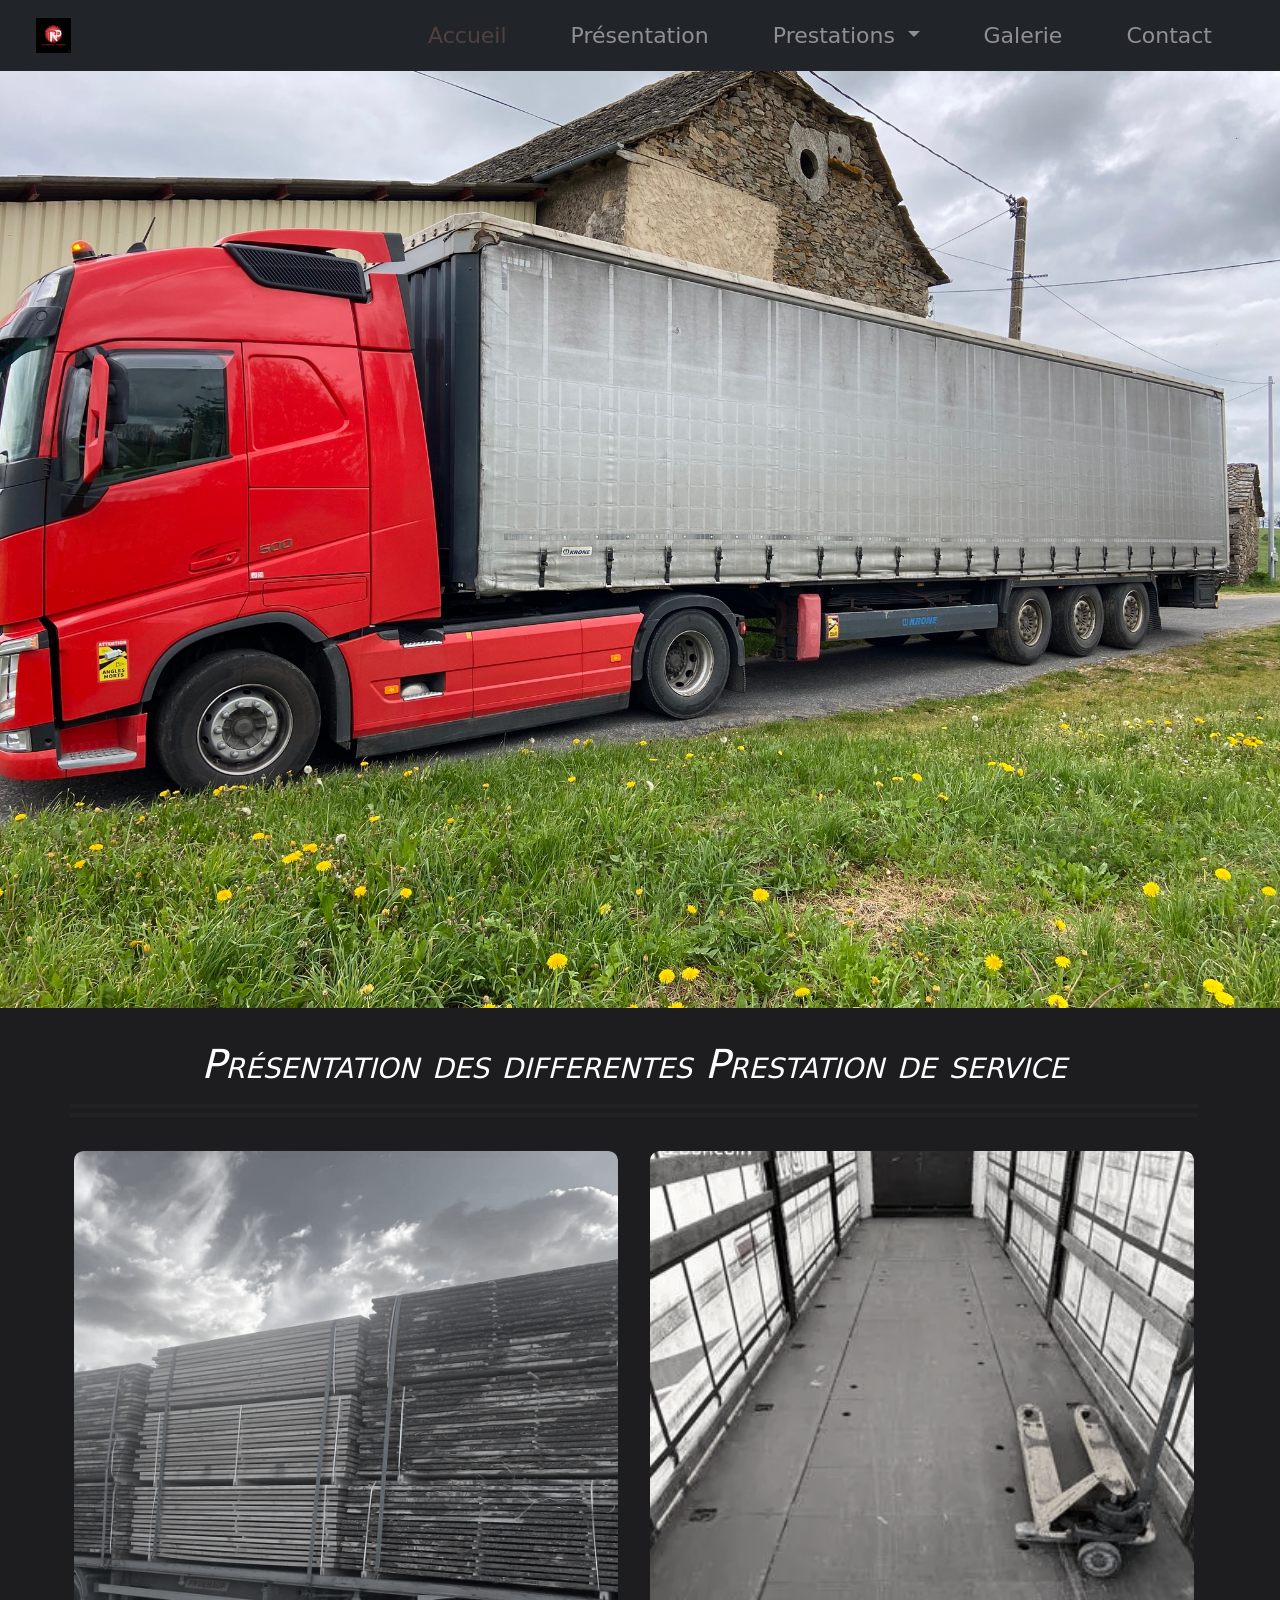
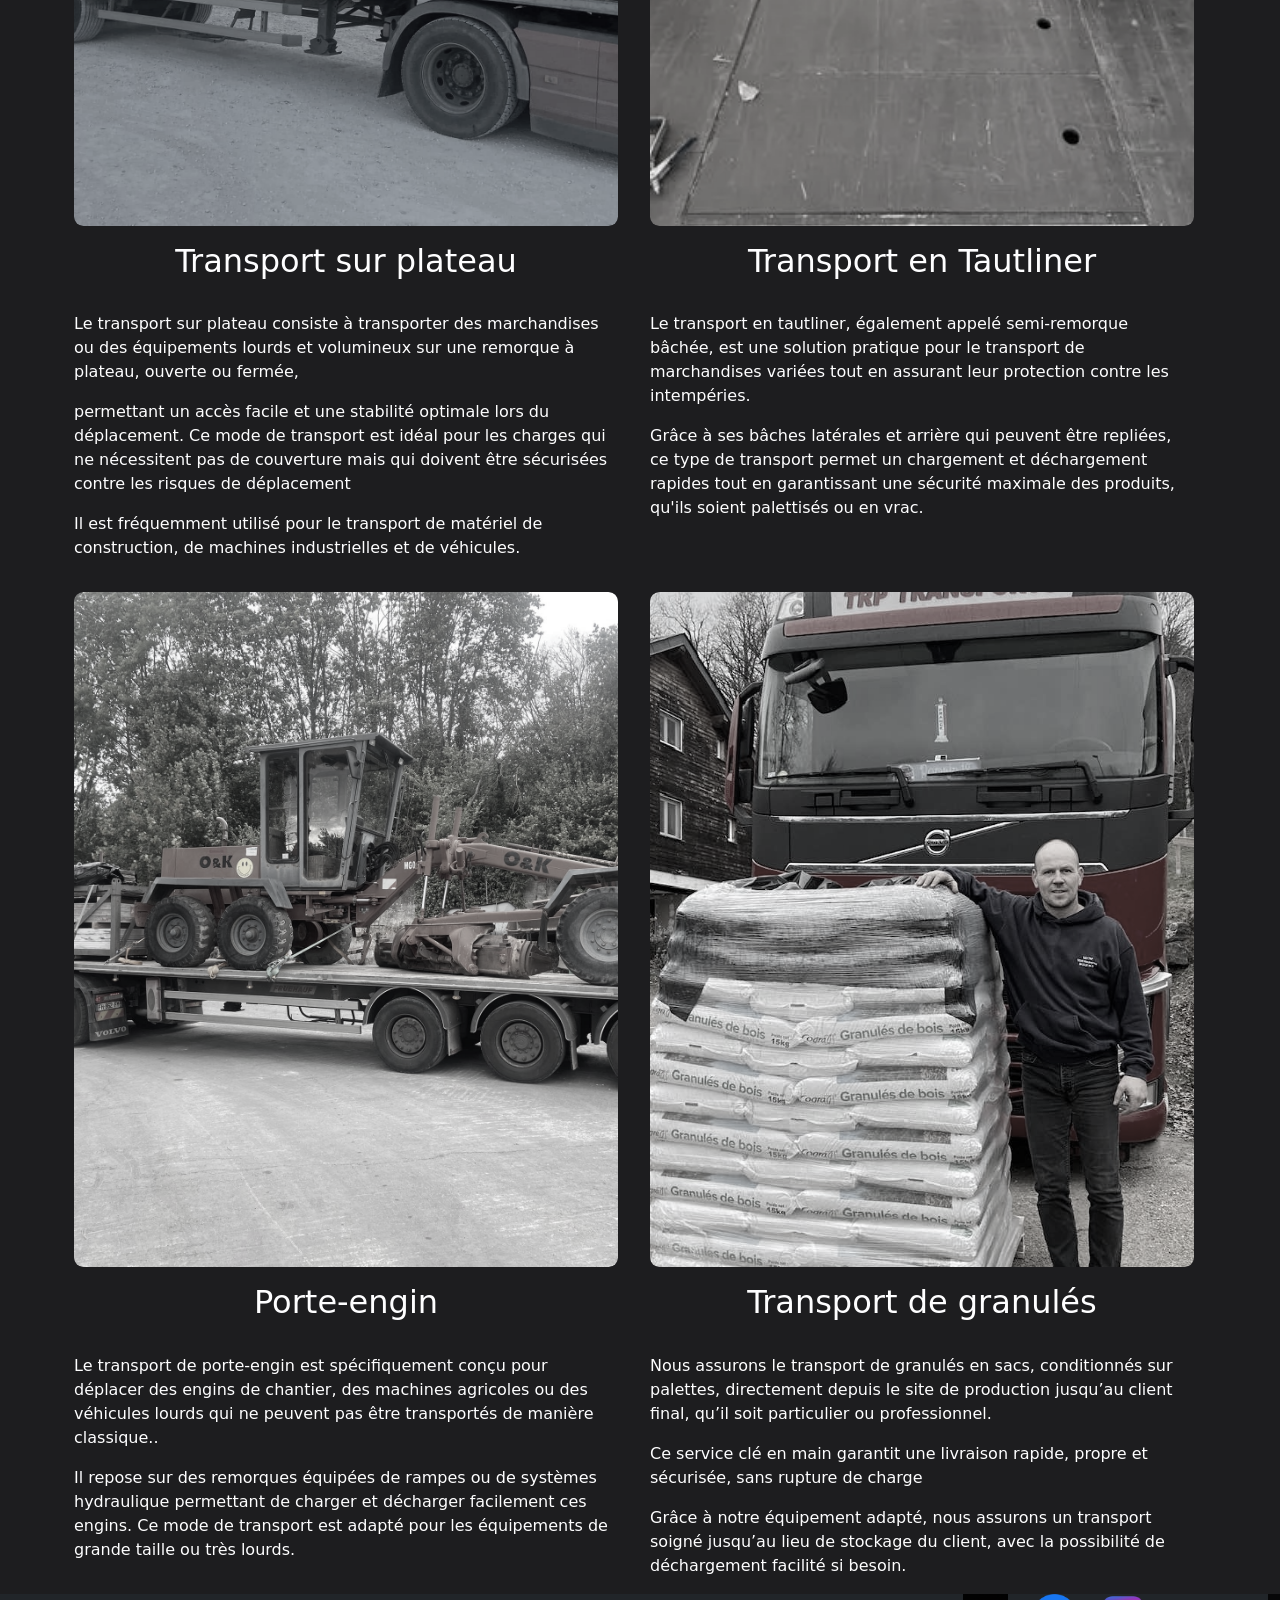
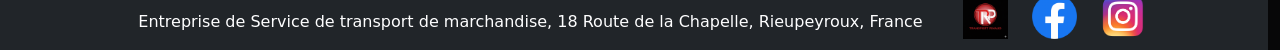
<file: trp-site-ami/index.html>
<!DOCTYPE html>
<html lang="fr">
<head>
    <meta charset="UTF-8">
    <meta http-equiv="X-UA-Compatible" content="Google">
    <meta name="viewport" content="width=device-width, initial-scale=1.0">
    <meta name="description" content="Entreprise de transport">
    <meta name="keywords" content="vente de prestation logistique, et transport">
    <meta name="author"content="Dow">
    <meta name="robots" content="all">
    <meta property="og:locale" content="fr-FR">
    <meta property="og:type" content="website">
    <meta property="og:title" content="trp transport">
    <meta property="og:description" content="transport de marchandise  ouvert de 16h à 22h30 de Lundi à Samedi.">
    <meta property="og:image" content="https://sat94.github.io/eval-1/image/prof.webp">
    <meta property="og:image:width" content="941" />
    <meta property="og:image:height" content="657" />
    <meta property="og:url" content="https://sat94.github.io/eval-1/index.html">
    <meta property="og:site_name" content="TRP transport">
    <script src="https://cdn.jsdelivr.net/npm/bootstrap@5.0.2/dist/js/bootstrap.bundle.min.js" integrity="sha384-MrcW6ZMFYlzcLA8Nl+NtUVF0sA7MsXsP1UyJoMp4YLEuNSfAP+JcXn/tWtIaxVXM" crossorigin="anonymous"></script>
    <link href="https://cdn.jsdelivr.net/npm/bootstrap@5.0.2/dist/css/bootstrap.min.css" rel="stylesheet" integrity="sha384-EVSTQN3/azprG1Anm3QDgpJLIm9Nao0Yz1ztcQTwFspd3yD65VohhpuuCOmLASjC" crossorigin="anonymous">
    <link rel="stylesheet" href="styles.css">
    <link rel="shortcut icon" href="LOGOTRP.png" type="image/x-icon" />
    <title>TRP TRANSPORT</title>
</head>
<body>
<header>
    <nav class="navbar navbar-expand-lg navbar-light fixed-top bg-dark">
        <div class="container-fluid">
          <a class="navbar-brand" href="index.html"><img src="image/LOGOTRP.png" class="navbar-brand ms-1 ms-md-4" height="45" alt="logo_idc"></a>
          <button class="navbar-toggler" type="button" data-bs-toggle="collapse" data-bs-target="#navbarSupportedContent" aria-controls="navbarSupportedContent" aria-expanded="false" aria-label="Toggle navigation">
            <span class="navbar-toggler-icon"></span>
          </button>
          <div class="collapse navbar-collapse" id="navbarSupportedContent">         
                <ul class="navbar-nav text-center ms-auto mb-2 mb-lg-0">
                    <li class="nav-item"><a class="nav-link active me-0 me-lg-5" href="index.html">Accueil</a></li>   
                    <li class="nav-item"><a class="nav-link me-0 me-lg-5" href="presentation.html">Présentation</a></li> 
                    <li class="nav-item dropdown">
                        <a class="nav-link dropdown-toggle me-0 me-lg-5" role="button" data-bs-toggle="dropdown" aria-expanded="false">
                         Prestations
                        </a>
                        <ul class="dropdown-menu bg-dark" aria-labelledby="navbarDropdown">
                          <li><a class="dropdown-item text-center" href="planning.html">Planning</a></li>
                          <li><a class="dropdown-item text-center" href="tarif.html">Tarifs</a></li>                                              
                        </ul>
                      </li>
                    <li class="nav-item"><a class="nav-link me-0 me-lg-5" href="galerie.html">Galerie</a></li>
                    <li class="nav-item"><a class="nav-link me-0 me-lg-5" href="contact.html">Contact</a></li>
                </ul>            
            </div>
        </div>
    </nav>  
</header>
<div>
    <img src="image/camion presentation.jpg" class="img-fluid w-100 mt-5">
</div>
    <div class="container ps-0">
        <h1 class="text-center my-3 pt-3 px-3">Présentation des differentes Prestation de service</h1>
        <hr>
        <div class="row">
        <div class="col-12 col-md-6 col-lg-40 px-3 mt-3">
           <div class="style-dance">
           <img src="./image/plateau.jpg" class="danceImage img-fluid rounded-3" alt="Danseur de Hip-Hop">
            </div>
            <div class="d-flex justify-content-center"><h2 class="mt-3">Transport sur plateau</h2></div>
                <p></br> Le transport sur plateau consiste à transporter des marchandises ou des équipements lourds et volumineux sur une remorque à plateau, ouverte ou fermée,</p>
                <p>permettant un accès facile et une stabilité optimale lors du déplacement. Ce mode de transport est idéal pour les charges qui ne nécessitent pas de couverture mais qui doivent être sécurisées contre les risques de déplacement</p>
                <p>Il est fréquemment utilisé pour le transport de matériel de construction, de machines industrielles et de véhicules.</p>
            </div>            
        <div class="col-12 col-md-6 col-lg-40 px-3 mt-3">
                <div class="style-dance">
                <img src="image/tautliner.jpg"  class="danceImage img-fluid rounded-3" alt="Danseur de popping">
                </div>
                <div class="d-flex justify-content-center"><h2 class="mt-3">Transport en Tautliner</h2>
                </div>
                <p></br>Le transport en tautliner, également appelé semi-remorque bâchée, est une solution pratique pour le transport de marchandises variées tout en assurant leur protection contre les intempéries.</p>
                <p>Grâce à ses bâches latérales et arrière qui peuvent être repliées, ce type de transport permet un chargement et déchargement rapides tout en garantissant une sécurité maximale des produits, qu'ils soient palettisés ou en vrac.</p>
                </p>                           
        </div>        
        <div class="col-12 col-md-6 col-lg-40 px-3 mt-3">
                <div class="style-dance">
                <img src="image/Porte-engin.jpg" class="danceImage img-fluid rounded-3" alt="Danseur de Krump">
                </div>
                <div class="d-flex justify-content-center"><h2 class="mt-3">Porte-engin</h2>
                </div>
                <p></br>Le transport de porte-engin est spécifiquement conçu pour déplacer des engins de chantier, des machines agricoles ou des véhicules lourds qui ne peuvent pas être transportés de manière classique..</p>
                <p>Il repose sur des remorques équipées de rampes ou de systèmes hydraulique permettant de charger et décharger facilement ces engins. Ce mode de transport est adapté pour les équipements de grande taille ou très lourds. </p>
        </div> 
        <div class="col-12 col-md-6 col-lg-40 px-3 mt-3">
                <div class="style-dance">
                <img src="image/grannulé.jpg" class="danceImage img-fluid rounded-3" alt="danseuse de Jazzfusion">
                </div>
                <div class="d-flex justify-content-center"><h2 class="mt-3">Transport de granulés</h2>
                </div>
                <p></br>Nous assurons le transport de granulés en sacs, conditionnés sur palettes, directement depuis le site de production jusqu’au client final, qu’il soit particulier ou professionnel.</p>
                <p>Ce service clé en main garantit une livraison rapide, propre et sécurisée, sans rupture de charge</p>
                <p>Grâce à notre équipement adapté, nous assurons un transport soigné jusqu’au lieu de stockage du client, avec la possibilité de déchargement facilité si besoin.</p>
       
        </div>  
    </div>   
</div>
 </body>
 <footer>
     <div class="container-fluid ps-0">       
        <div class="d-flex justify-content-center align-item-center bg-dark gh">
            <p class="m-0 p-3">Entreprise de
Service de transport de marchandise, 18 Route de la Chapelle, Rieupeyroux, France</p>
            <a class="navbar-brand" href="index.html"><img src="image/LOGOTRP.png" class="navbar-brand ms-1 ms-md-4" height="45" alt="logo idc"></a>
            <a class="navbar-brand" href="https://www.facebook.com//"><img src="image/facebook.png" class="navbar-brand ms-1 ms-md-4" height="45" alt="logo_omc"></a>
            <a class="navbar-brand" href="https://www.instagram.com/Pinaud371/"><img src="image/insta.png" class="navbar-brand ms-1 ms-md-4" height="45" alt="logo_omc"></a>
        </div>        
     </div>  
 </footer>
 </html>
</file>
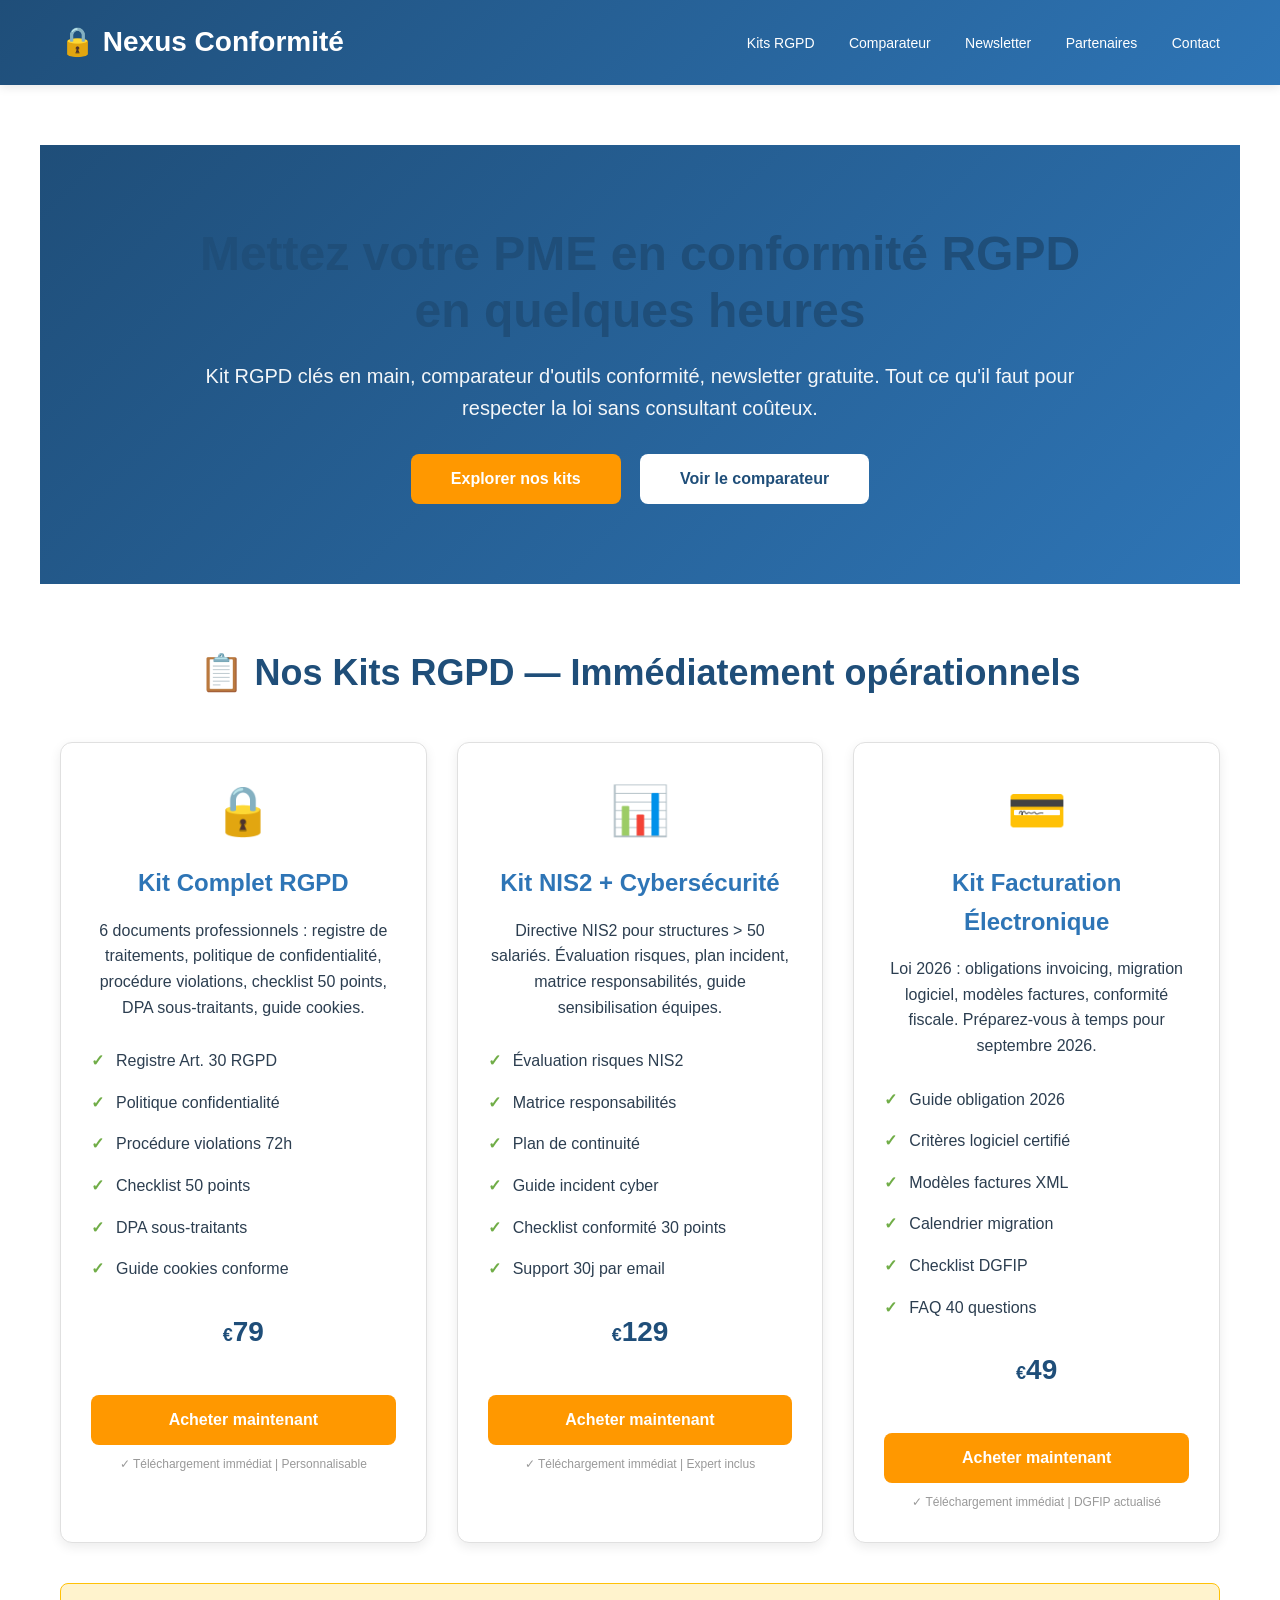
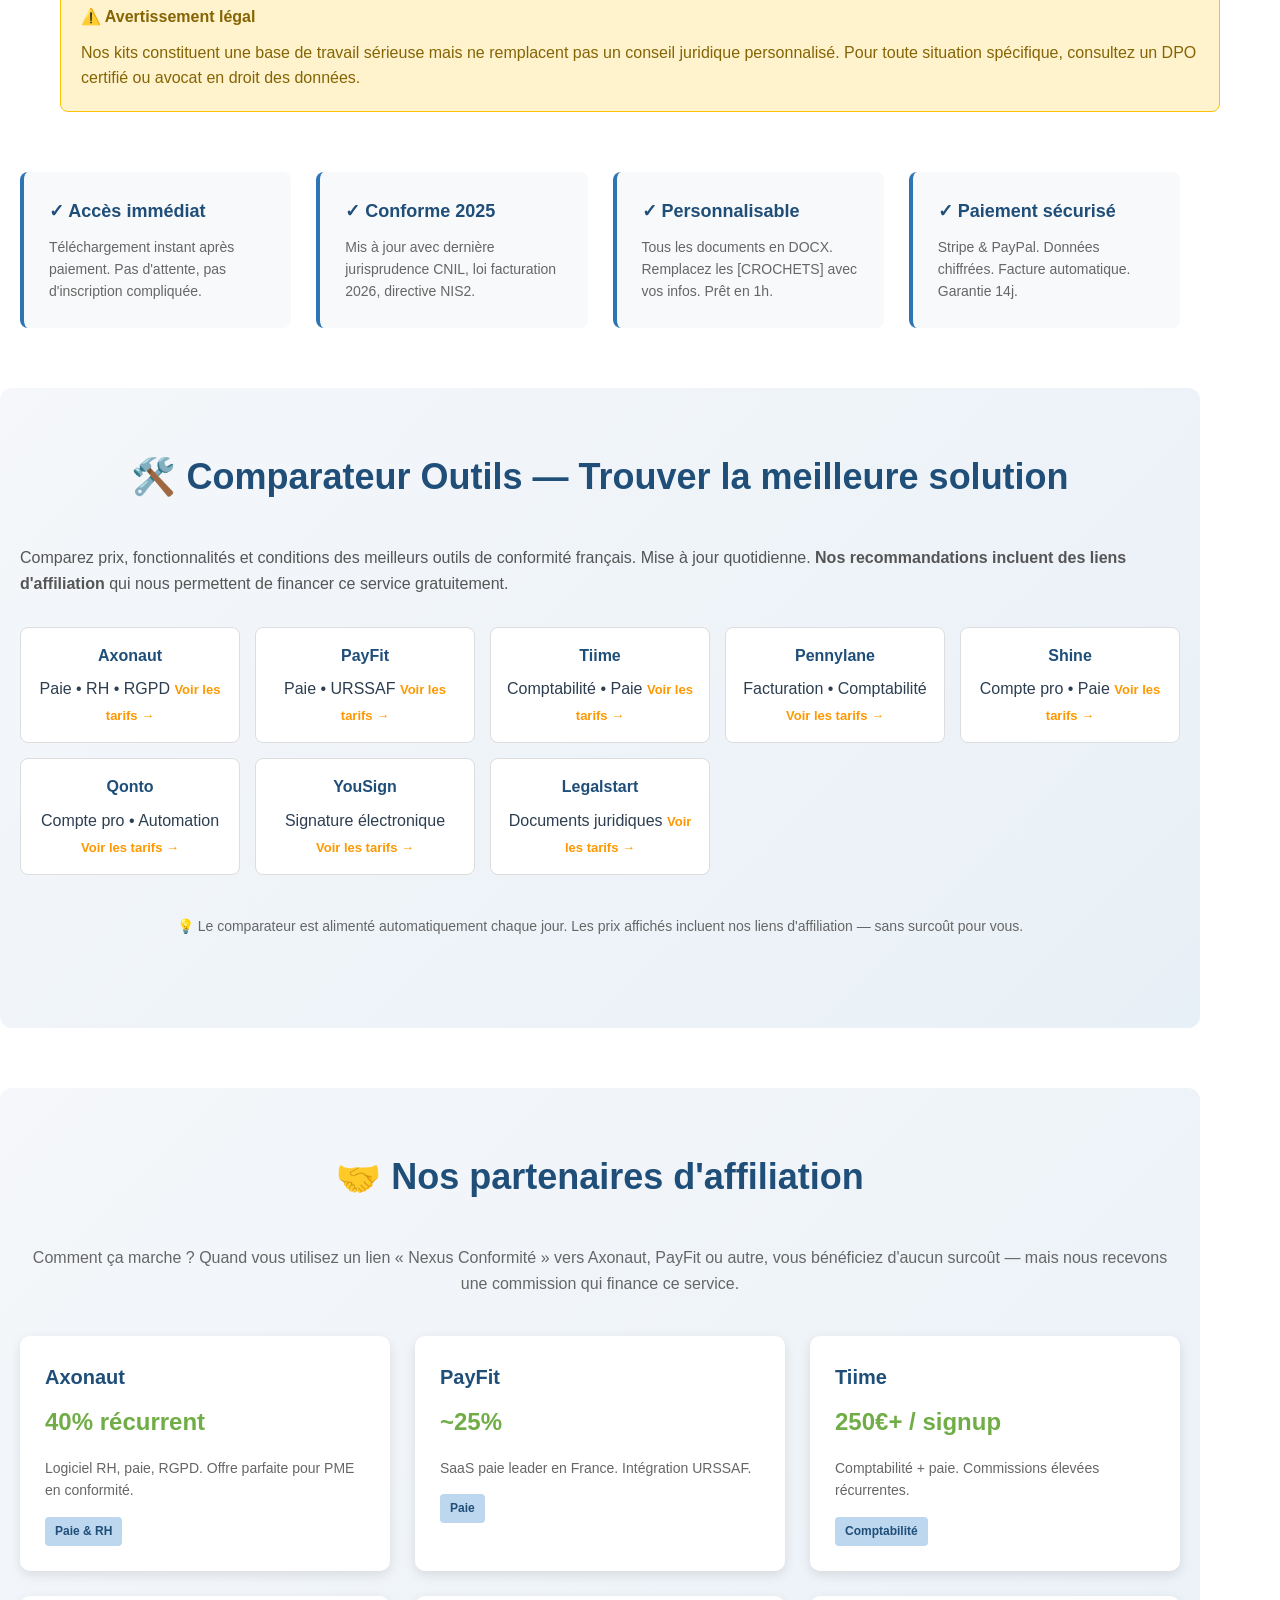
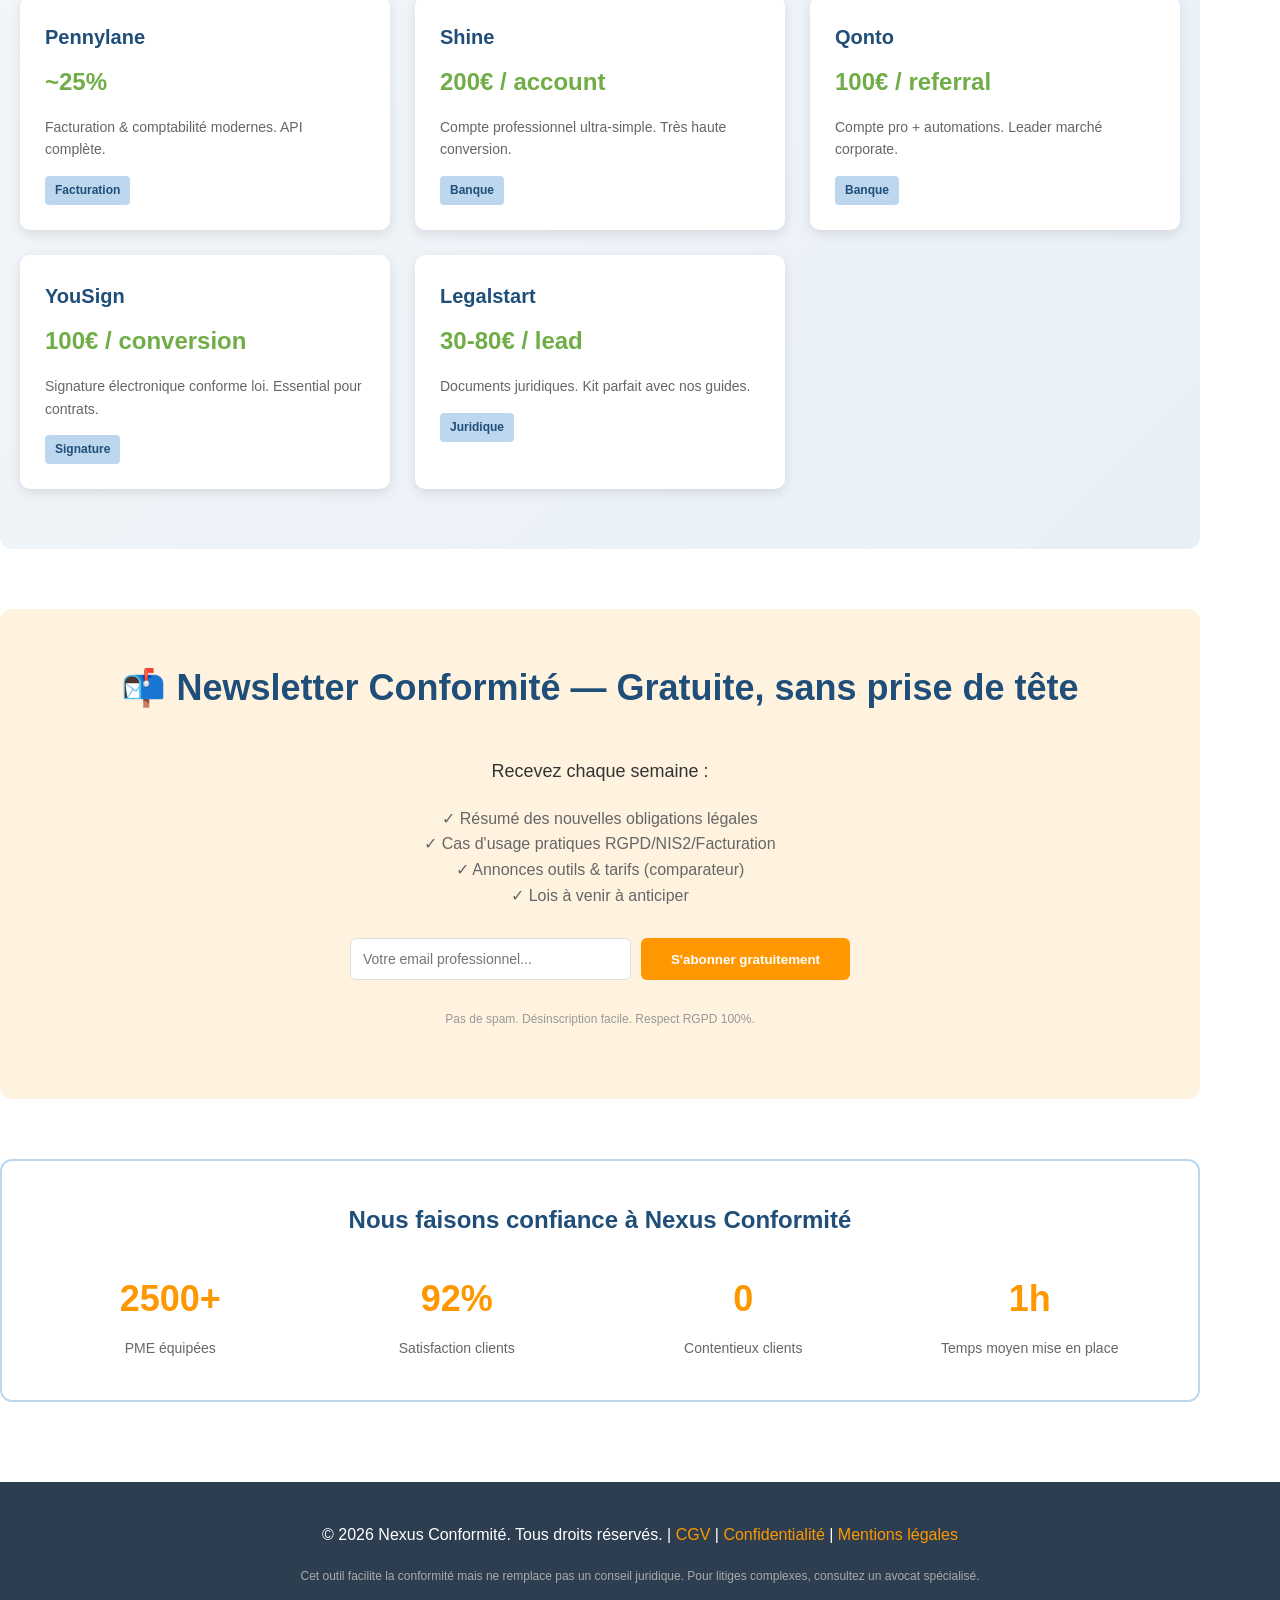
<file: nexus-conformite/landing-page.html>
<!DOCTYPE html>
<html lang="fr">
<head>
  <meta charset="UTF-8">
  <meta name="viewport" content="width=device-width, initial-scale=1.0">
  <title>Nexus Conformité — Kits RGPD, NIS2 et Facturation pour PME</title>
  <meta name="description" content="Mettez votre PME en conformité rapidement. Kits RGPD prêts à l'emploi, comparateur d'outils, newsletter conformité gratuite. Paiement sécurisé, accès immédiat.">
  <style>
    * { margin: 0; padding: 0; box-sizing: border-box; }
    body { font-family: 'Segoe UI', Tahoma, Geneva, Verdana, sans-serif; color: #2c3e50; line-height: 1.6; }
    header { background: linear-gradient(135deg, #1f4e79 0%, #2e75b6 100%); color: white; padding: 20px 0; position: sticky; top: 0; z-index: 100; box-shadow: 0 2px 10px rgba(0,0,0,0.1); }
    header nav { max-width: 1200px; margin: 0 auto; padding: 0 20px; display: flex; justify-content: space-between; align-items: center; }
    header h1 { font-size: 28px; font-weight: 700; }
    header a { color: white; text-decoration: none; margin-left: 30px; font-size: 14px; transition: opacity 0.3s; }
    header a:hover { opacity: 0.8; }

    .hero { background: linear-gradient(135deg, #1f4e79 0%, #2e75b6 100%); color: white; padding: 80px 20px; text-align: center; }
    .hero-content { max-width: 900px; margin: 0 auto; }
    .hero h2 { font-size: 48px; font-weight: 700; margin-bottom: 20px; line-height: 1.2; }
    .hero p { font-size: 20px; margin-bottom: 30px; opacity: 0.95; }
    .cta-button { display: inline-block; background: #ff9800; color: white; padding: 16px 40px; font-size: 16px; font-weight: 600; border-radius: 8px; text-decoration: none; transition: all 0.3s; cursor: pointer; border: none; }
    .cta-button:hover { background: #e68900; transform: translateY(-2px); box-shadow: 0 8px 20px rgba(0,0,0,0.2); }
    .cta-button.secondary { background: white; color: #1f4e79; margin-left: 15px; }
    .cta-button.secondary:hover { background: #f5f5f5; }

    section { max-width: 1200px; margin: 60px auto; padding: 0 20px; }
    section h2 { font-size: 36px; font-weight: 700; margin-bottom: 40px; color: #1f4e79; text-align: center; }
    section h3 { font-size: 24px; font-weight: 600; margin-bottom: 15px; color: #2e75b6; }

    .kits-grid { display: grid; grid-template-columns: repeat(auto-fit, minmax(300px, 1fr)); gap: 30px; margin-bottom: 40px; }
    .kit-card { background: white; border: 1px solid #e0e0e0; border-radius: 12px; padding: 30px; box-shadow: 0 4px 12px rgba(0,0,0,0.08); transition: all 0.3s; text-align: center; }
    .kit-card:hover { transform: translateY(-8px); box-shadow: 0 12px 28px rgba(0,0,0,0.15); border-color: #2e75b6; }
    .kit-card .icon { font-size: 48px; margin-bottom: 15px; }
    .kit-card h3 { margin-bottom: 15px; }
    .kit-card ul { list-style: none; margin: 20px 0; text-align: left; }
    .kit-card li { padding: 8px 0; padding-left: 25px; position: relative; }
    .kit-card li:before { content: "✓"; position: absolute; left: 0; color: #70ad47; font-weight: bold; }
    .kit-card .price { font-size: 28px; font-weight: 700; color: #1f4e79; margin: 20px 0; }
    .kit-card .price .currency { font-size: 18px; }
    .kit-card .btn { width: 100%; margin-top: 20px; }

    .features { display: grid; grid-template-columns: repeat(auto-fit, minmax(250px, 1fr)); gap: 25px; margin: 40px 0; }
    .feature-box { background: #f8f9fa; padding: 25px; border-radius: 8px; border-left: 4px solid #2e75b6; }
    .feature-box h4 { color: #1f4e79; margin-bottom: 10px; font-size: 18px; }
    .feature-box p { color: #666; font-size: 14px; }

    .comparateur { background: linear-gradient(135deg, #f5f7fa 0%, #e8f0f7 100%); padding: 60px 20px; border-radius: 12px; margin: 60px 0; }
    .comparateur h2 { color: #1f4e79; }
    .comparateur p { font-size: 16px; margin-bottom: 30px; color: #555; }
    .tool-list { display: grid; grid-template-columns: repeat(auto-fit, minmax(200px, 1fr)); gap: 15px; }
    .tool-item { background: white; padding: 15px; border-radius: 8px; text-align: center; border: 1px solid #ddd; transition: all 0.3s; }
    .tool-item:hover { border-color: #2e75b6; box-shadow: 0 4px 12px rgba(46, 117, 182, 0.15); }
    .tool-item strong { display: block; margin-bottom: 8px; color: #1f4e79; }
    .tool-item a { color: #ff9800; text-decoration: none; font-size: 13px; font-weight: 600; }

    .newsletter-section { background: #fff3e0; padding: 50px 20px; border-radius: 12px; text-align: center; margin: 60px 0; }
    .newsletter-section h2 { color: #1f4e79; }
    .newsletter-section p { font-size: 18px; margin: 20px 0; color: #333; }
    .newsletter-form { max-width: 500px; margin: 30px auto; display: flex; gap: 10px; }
    .newsletter-form input { flex: 1; padding: 12px; border: 1px solid #ddd; border-radius: 6px; font-size: 14px; }
    .newsletter-form button { padding: 12px 30px; background: #ff9800; color: white; border: none; border-radius: 6px; cursor: pointer; font-weight: 600; transition: all 0.3s; }
    .newsletter-form button:hover { background: #e68900; }

    .affiliates-section { background: linear-gradient(135deg, #f5f7fa 0%, #e8f0f7 100%); padding: 60px 20px; border-radius: 12px; margin: 60px 0; }
    .affiliates-section h2 { color: #1f4e79; }
    .affiliates-grid { display: grid; grid-template-columns: repeat(auto-fit, minmax(280px, 1fr)); gap: 25px; margin-top: 40px; }
    .affiliate-card { background: white; padding: 25px; border-radius: 10px; box-shadow: 0 4px 12px rgba(0,0,0,0.1); }
    .affiliate-card .name { font-size: 20px; font-weight: 700; color: #1f4e79; margin-bottom: 10px; }
    .affiliate-card .commission { font-size: 24px; font-weight: 700; color: #70ad47; margin-bottom: 15px; }
    .affiliate-card .description { color: #666; font-size: 14px; margin-bottom: 15px; }
    .affiliate-card .category { display: inline-block; background: #bdd7ee; color: #1f4e79; padding: 5px 10px; border-radius: 4px; font-size: 12px; font-weight: 600; }

    .social-proof { background: white; padding: 40px; border-radius: 12px; margin: 60px 0; text-align: center; border: 2px solid #bdd7ee; }
    .social-proof h3 { color: #1f4e79; margin-bottom: 30px; }
    .stats { display: grid; grid-template-columns: repeat(auto-fit, minmax(200px, 1fr)); gap: 30px; }
    .stat { font-size: 36px; font-weight: 700; color: #ff9800; }
    .stat-label { color: #666; font-size: 14px; margin-top: 10px; }

    footer { background: #2c3e50; color: white; padding: 40px 20px; text-align: center; margin-top: 80px; }
    footer a { color: #ff9800; text-decoration: none; }
    footer a:hover { text-decoration: underline; }

    .warning-box { background: #fff3cd; border: 1px solid #ffc107; border-radius: 8px; padding: 20px; margin: 30px 0; color: #856404; }
    .warning-box strong { display: block; margin-bottom: 10px; }

    @media (max-width: 768px) {
      .hero h2 { font-size: 32px; }
      .cta-button.secondary { display: block; margin-left: 0; margin-top: 10px; }
      .kits-grid { grid-template-columns: 1fr; }
      .features { grid-template-columns: 1fr; }
      .affiliates-grid { grid-template-columns: 1fr; }
      .newsletter-form { flex-direction: column; }
      header nav { flex-direction: column; gap: 20px; }
    }
  </style>
</head>
<body>

<header>
  <nav>
    <h1>🔒 Nexus Conformité</h1>
    <div>
      <a href="#kits">Kits RGPD</a>
      <a href="#comparateur">Comparateur</a>
      <a href="#newsletter">Newsletter</a>
      <a href="#affiliates">Partenaires</a>
      <a href="contact.html">Contact</a>
    </div>
  </nav>
</header>

<section class="hero">
  <div class="hero-content">
    <h2>Mettez votre PME en conformité RGPD en quelques heures</h2>
    <p>Kit RGPD clés en main, comparateur d'outils conformité, newsletter gratuite. Tout ce qu'il faut pour respecter la loi sans consultant coûteux.</p>
    <button class="cta-button" onclick="document.location='#kits'">Explorer nos kits</button>
    <button class="cta-button secondary" onclick="document.location='#comparateur'">Voir le comparateur</button>
  </div>
</section>

<section id="kits">
  <h2>📋 Nos Kits RGPD — Immédiatement opérationnels</h2>

  <div class="kits-grid">
    <div class="kit-card">
      <div class="icon">🔒</div>
      <h3>Kit Complet RGPD</h3>
      <p>6 documents professionnels : registre de traitements, politique de confidentialité, procédure violations, checklist 50 points, DPA sous-traitants, guide cookies.</p>
      <ul>
        <li>Registre Art. 30 RGPD</li>
        <li>Politique confidentialité</li>
        <li>Procédure violations 72h</li>
        <li>Checklist 50 points</li>
        <li>DPA sous-traitants</li>
        <li>Guide cookies conforme</li>
      </ul>
      <div class="price"><span class="currency">€</span>79</div>
      <button class="cta-button btn">Acheter maintenant</button>
      <p style="font-size: 12px; color: #999; margin-top: 10px;">✓ Téléchargement immédiat | Personnalisable</p>
    </div>

    <div class="kit-card">
      <div class="icon">📊</div>
      <h3>Kit NIS2 + Cybersécurité</h3>
      <p>Directive NIS2 pour structures > 50 salariés. Évaluation risques, plan incident, matrice responsabilités, guide sensibilisation équipes.</p>
      <ul>
        <li>Évaluation risques NIS2</li>
        <li>Matrice responsabilités</li>
        <li>Plan de continuité</li>
        <li>Guide incident cyber</li>
        <li>Checklist conformité 30 points</li>
        <li>Support 30j par email</li>
      </ul>
      <div class="price"><span class="currency">€</span>129</div>
      <button class="cta-button btn">Acheter maintenant</button>
      <p style="font-size: 12px; color: #999; margin-top: 10px;">✓ Téléchargement immédiat | Expert inclus</p>
    </div>

    <div class="kit-card">
      <div class="icon">💳</div>
      <h3>Kit Facturation Électronique</h3>
      <p>Loi 2026 : obligations invoicing, migration logiciel, modèles factures, conformité fiscale. Préparez-vous à temps pour septembre 2026.</p>
      <ul>
        <li>Guide obligation 2026</li>
        <li>Critères logiciel certifié</li>
        <li>Modèles factures XML</li>
        <li>Calendrier migration</li>
        <li>Checklist DGFIP</li>
        <li>FAQ 40 questions</li>
      </ul>
      <div class="price"><span class="currency">€</span>49</div>
      <button class="cta-button btn">Acheter maintenant</button>
      <p style="font-size: 12px; color: #999; margin-top: 10px;">✓ Téléchargement immédiat | DGFIP actualisé</p>
    </div>
  </div>

  <div class="warning-box">
    <strong>⚠️ Avertissement légal</strong>
    Nos kits constituent une base de travail sérieuse mais ne remplacent pas un conseil juridique personnalisé. Pour toute situation spécifique, consultez un DPO certifié ou avocat en droit des données.
  </div>
</section>

<section class="features">
  <div class="feature-box">
    <h4>✓ Accès immédiat</h4>
    <p>Téléchargement instant après paiement. Pas d'attente, pas d'inscription compliquée.</p>
  </div>
  <div class="feature-box">
    <h4>✓ Conforme 2025</h4>
    <p>Mis à jour avec dernière jurisprudence CNIL, loi facturation 2026, directive NIS2.</p>
  </div>
  <div class="feature-box">
    <h4>✓ Personnalisable</h4>
    <p>Tous les documents en DOCX. Remplacez les [CROCHETS] avec vos infos. Prêt en 1h.</p>
  </div>
  <div class="feature-box">
    <h4>✓ Paiement sécurisé</h4>
    <p>Stripe & PayPal. Données chiffrées. Facture automatique. Garantie 14j.</p>
  </div>
</section>

<section class="comparateur" id="comparateur">
  <h2>🛠️ Comparateur Outils — Trouver la meilleure solution</h2>
  <p>Comparez prix, fonctionnalités et conditions des meilleurs outils de conformité français. Mise à jour quotidienne. <strong>Nos recommandations incluent des liens d'affiliation</strong> qui nous permettent de financer ce service gratuitement.</p>

  <div class="tool-list">
    <div class="tool-item">
      <strong>Axonaut</strong>
      <span>Paie • RH • RGPD</span>
      <a href="?via=axonaut">Voir les tarifs →</a>
    </div>
    <div class="tool-item">
      <strong>PayFit</strong>
      <span>Paie • URSSAF</span>
      <a href="?via=payfit">Voir les tarifs →</a>
    </div>
    <div class="tool-item">
      <strong>Tiime</strong>
      <span>Comptabilité • Paie</span>
      <a href="?via=tiime">Voir les tarifs →</a>
    </div>
    <div class="tool-item">
      <strong>Pennylane</strong>
      <span>Facturation • Comptabilité</span>
      <a href="?via=pennylane">Voir les tarifs →</a>
    </div>
    <div class="tool-item">
      <strong>Shine</strong>
      <span>Compte pro • Paie</span>
      <a href="?via=shine">Voir les tarifs →</a>
    </div>
    <div class="tool-item">
      <strong>Qonto</strong>
      <span>Compte pro • Automation</span>
      <a href="?via=qonto">Voir les tarifs →</a>
    </div>
    <div class="tool-item">
      <strong>YouSign</strong>
      <span>Signature électronique</span>
      <a href="?via=yousign">Voir les tarifs →</a>
    </div>
    <div class="tool-item">
      <strong>Legalstart</strong>
      <span>Documents juridiques</span>
      <a href="?via=legalstart">Voir les tarifs →</a>
    </div>
  </div>

  <div style="text-align: center; margin-top: 40px;">
    <p style="color: #666; font-size: 14px;">💡 Le comparateur est alimenté automatiquement chaque jour. Les prix affichés incluent nos liens d'affiliation — sans surcoût pour vous.</p>
  </div>
</section>

<section class="affiliates-section" id="affiliates">
  <h2>🤝 Nos partenaires d'affiliation</h2>
  <p style="text-align: center; color: #666; margin-bottom: 40px;">Comment ça marche ? Quand vous utilisez un lien « Nexus Conformité » vers Axonaut, PayFit ou autre, vous bénéficiez d'aucun surcoût — mais nous recevons une commission qui finance ce service.</p>

  <div class="affiliates-grid">
    <div class="affiliate-card">
      <div class="name">Axonaut</div>
      <div class="commission">40% récurrent</div>
      <p class="description">Logiciel RH, paie, RGPD. Offre parfaite pour PME en conformité.</p>
      <span class="category">Paie & RH</span>
    </div>
    <div class="affiliate-card">
      <div class="name">PayFit</div>
      <div class="commission">~25%</div>
      <p class="description">SaaS paie leader en France. Intégration URSSAF.</p>
      <span class="category">Paie</span>
    </div>
    <div class="affiliate-card">
      <div class="name">Tiime</div>
      <div class="commission">250€+ / signup</div>
      <p class="description">Comptabilité + paie. Commissions élevées récurrentes.</p>
      <span class="category">Comptabilité</span>
    </div>
    <div class="affiliate-card">
      <div class="name">Pennylane</div>
      <div class="commission">~25%</div>
      <p class="description">Facturation & comptabilité modernes. API complète.</p>
      <span class="category">Facturation</span>
    </div>
    <div class="affiliate-card">
      <div class="name">Shine</div>
      <div class="commission">200€ / account</div>
      <p class="description">Compte professionnel ultra-simple. Très haute conversion.</p>
      <span class="category">Banque</span>
    </div>
    <div class="affiliate-card">
      <div class="name">Qonto</div>
      <div class="commission">100€ / referral</div>
      <p class="description">Compte pro + automations. Leader marché corporate.</p>
      <span class="category">Banque</span>
    </div>
    <div class="affiliate-card">
      <div class="name">YouSign</div>
      <div class="commission">100€ / conversion</div>
      <p class="description">Signature électronique conforme loi. Essential pour contrats.</p>
      <span class="category">Signature</span>
    </div>
    <div class="affiliate-card">
      <div class="name">Legalstart</div>
      <div class="commission">30-80€ / lead</div>
      <p class="description">Documents juridiques. Kit parfait avec nos guides.</p>
      <span class="category">Juridique</span>
    </div>
  </div>
</section>

<section class="newsletter-section" id="newsletter">
  <h2>📬 Newsletter Conformité — Gratuite, sans prise de tête</h2>
  <p>Recevez chaque semaine :</p>
  <p style="font-size: 16px; color: #666;">✓ Résumé des nouvelles obligations légales<br/>✓ Cas d'usage pratiques RGPD/NIS2/Facturation<br/>✓ Annonces outils & tarifs (comparateur)<br/>✓ Lois à venir à anticiper</p>

  <div class="newsletter-form">
    <input type="email" placeholder="Votre email professionnel..." required>
    <button type="submit">S'abonner gratuitement</button>
  </div>
  <p style="font-size: 12px; color: #999; margin-top: 15px;">Pas de spam. Désinscription facile. Respect RGPD 100%.</p>
</section>

<section class="social-proof">
  <h3>Nous faisons confiance à Nexus Conformité</h3>
  <div class="stats">
    <div>
      <div class="stat">2500+</div>
      <div class="stat-label">PME équipées</div>
    </div>
    <div>
      <div class="stat">92%</div>
      <div class="stat-label">Satisfaction clients</div>
    </div>
    <div>
      <div class="stat">0</div>
      <div class="stat-label">Contentieux clients</div>
    </div>
    <div>
      <div class="stat">1h</div>
      <div class="stat-label">Temps moyen mise en place</div>
    </div>
  </div>
</section>

<footer>
  <p>&copy; 2026 Nexus Conformité. Tous droits réservés. | <a href="cgv.html">CGV</a> | <a href="confidentialite.html">Confidentialité</a> | <a href="mentions.html">Mentions légales</a></p>
  <p style="margin-top: 20px; font-size: 12px; color: #aaa;">Cet outil facilite la conformité mais ne remplace pas un conseil juridique. Pour litiges complexes, consultez un avocat spécialisé.</p>
</footer>

</body>
</html>
</file>
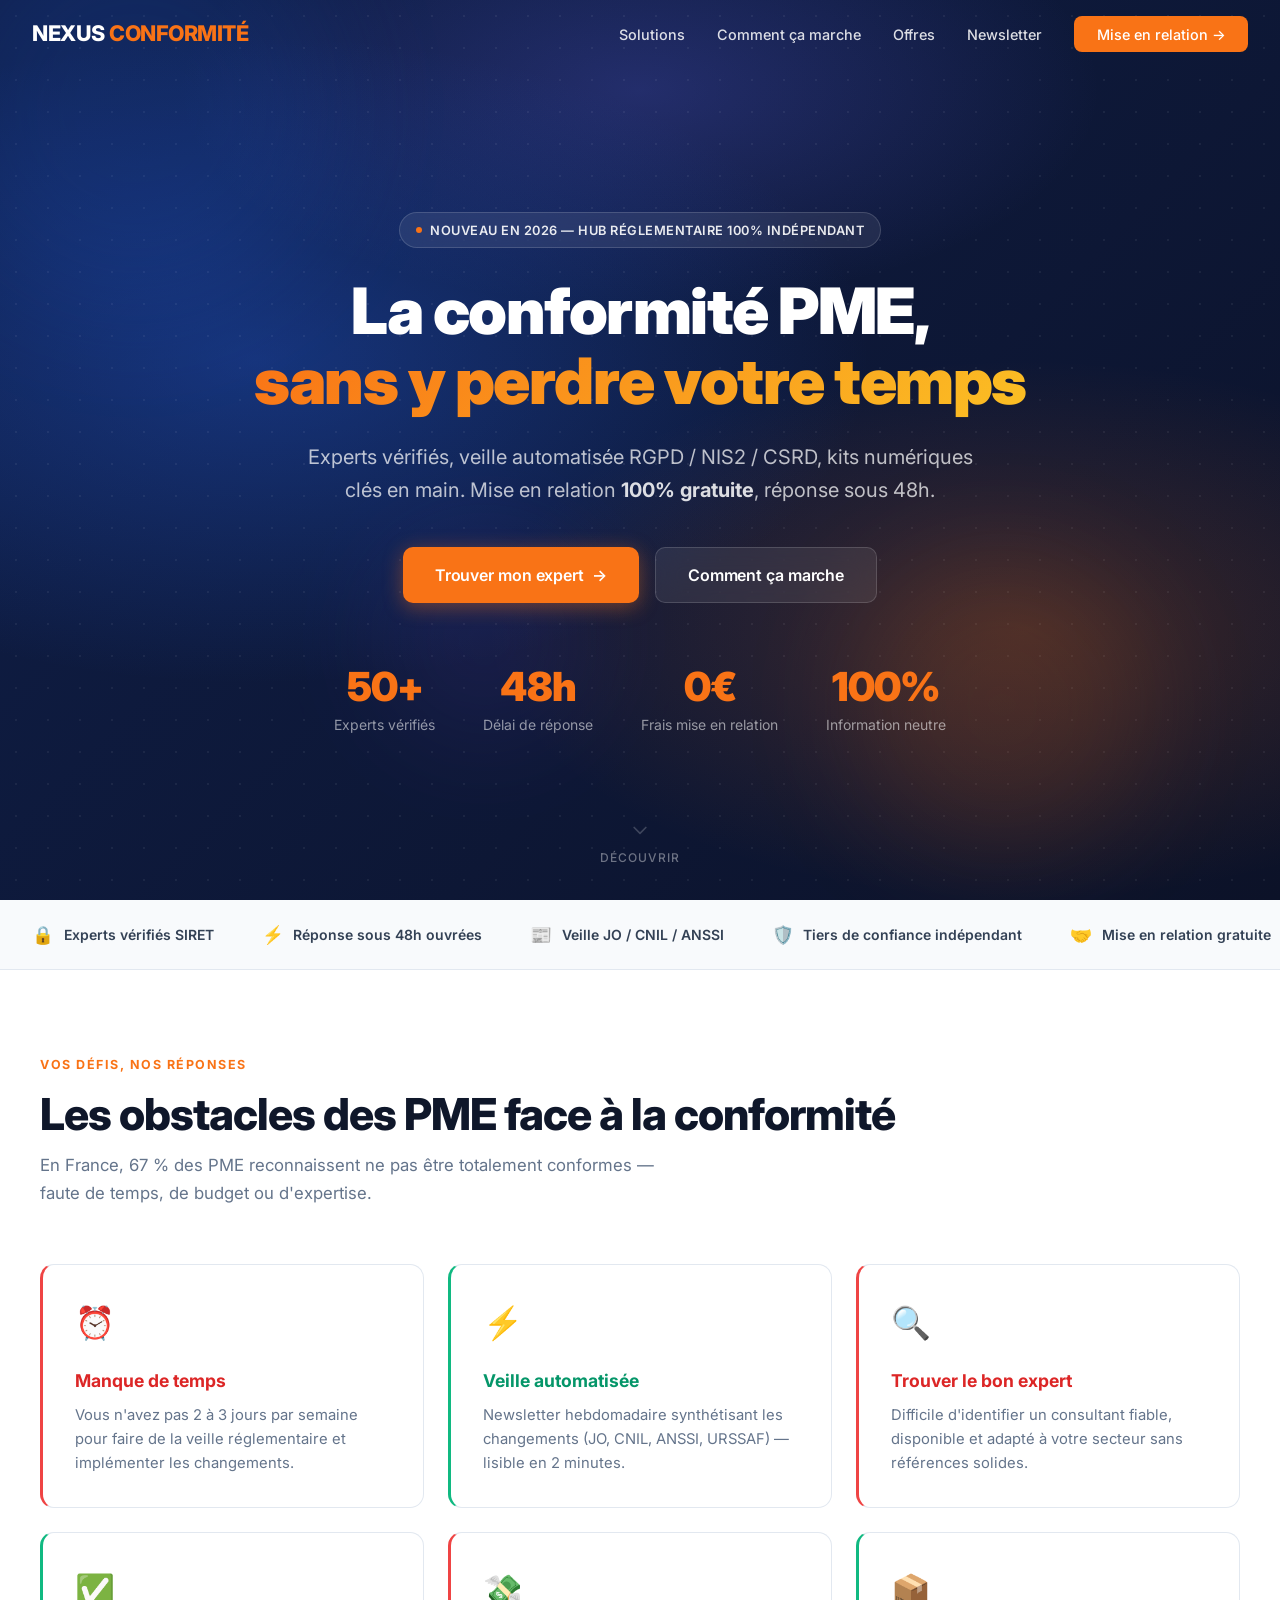
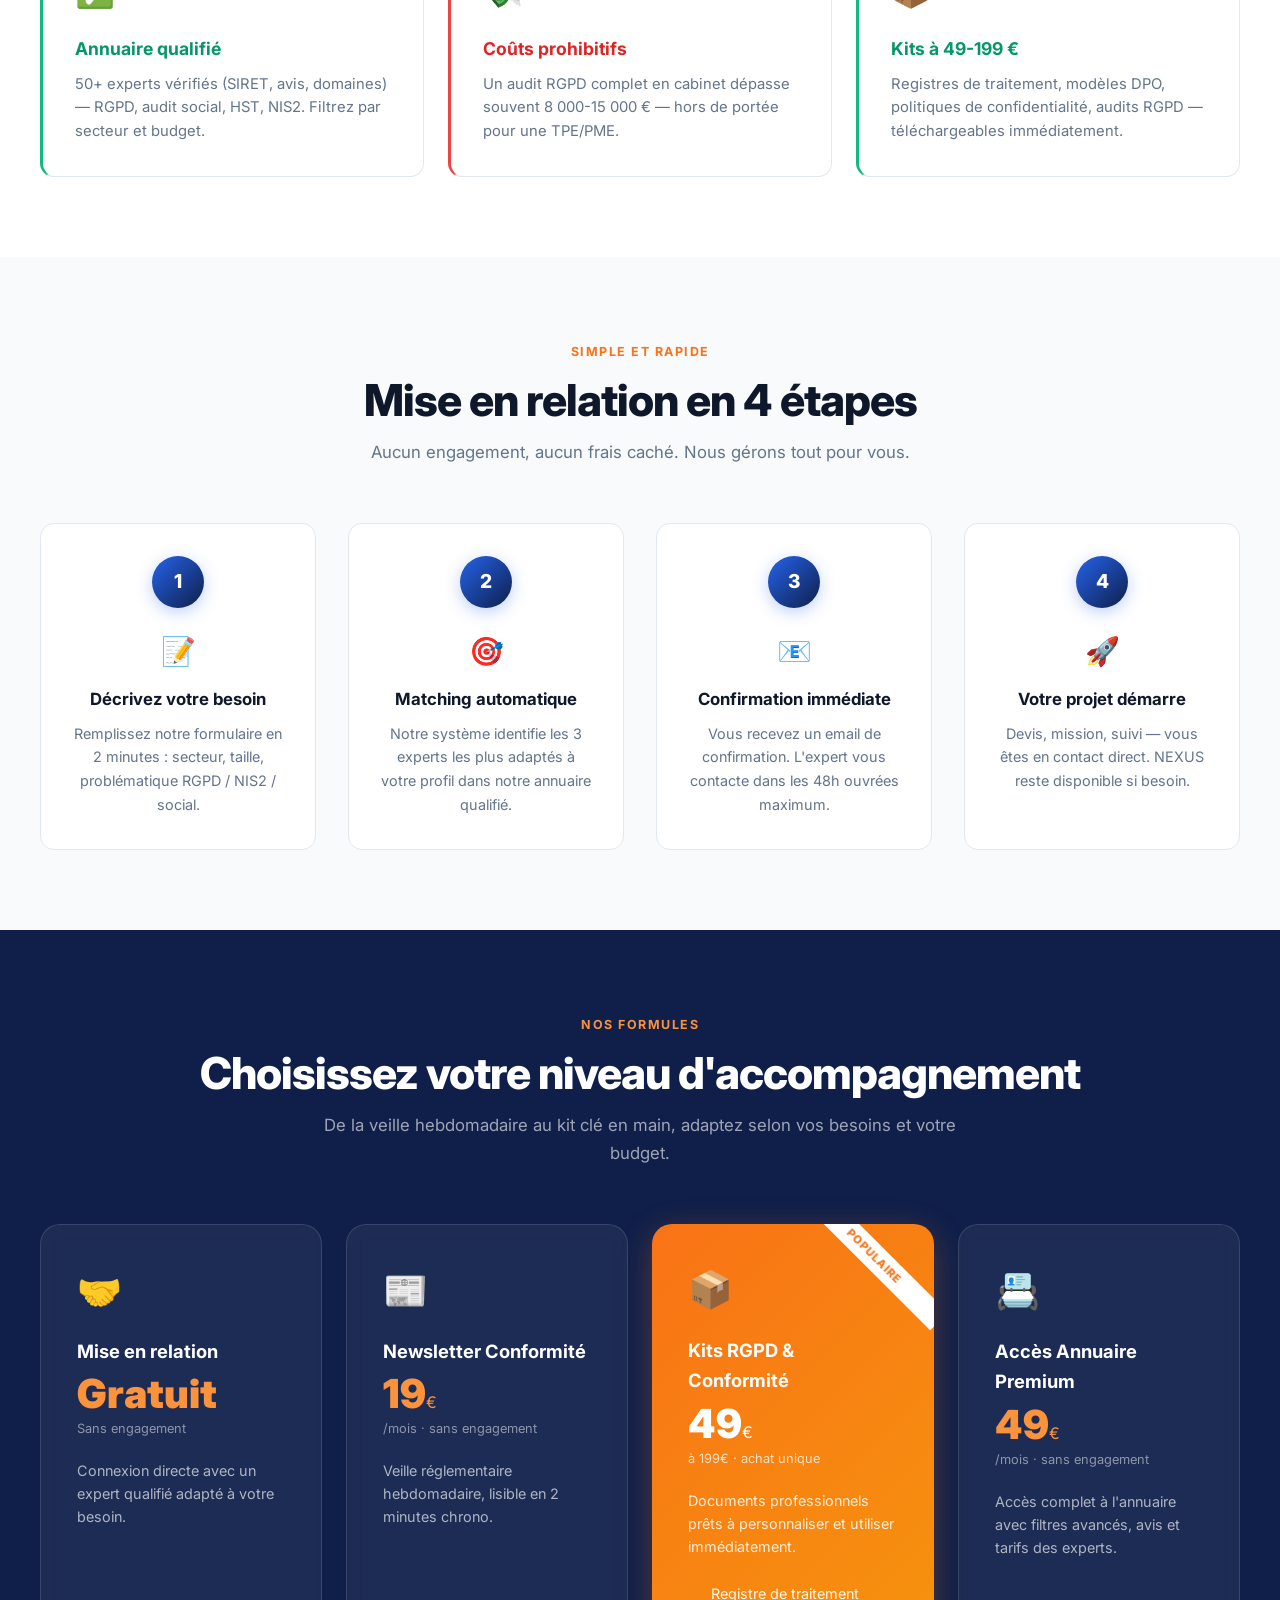
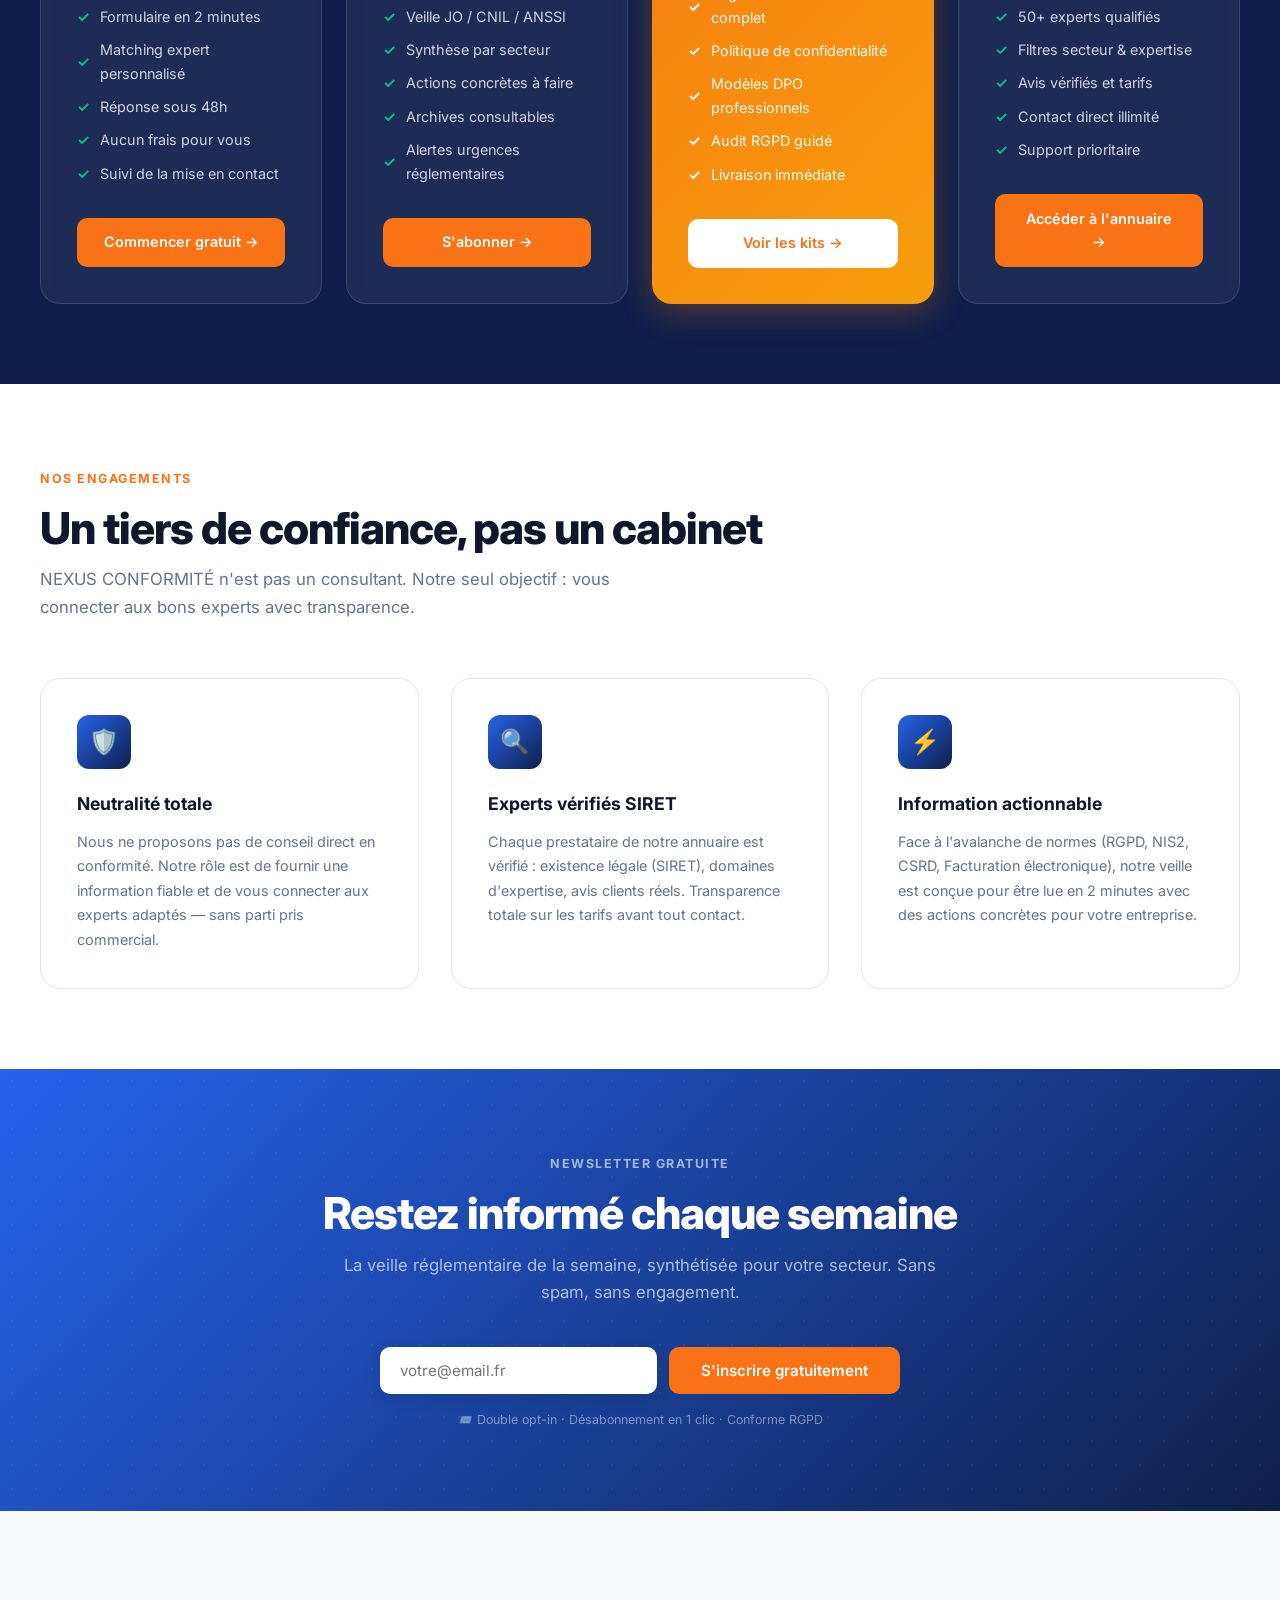
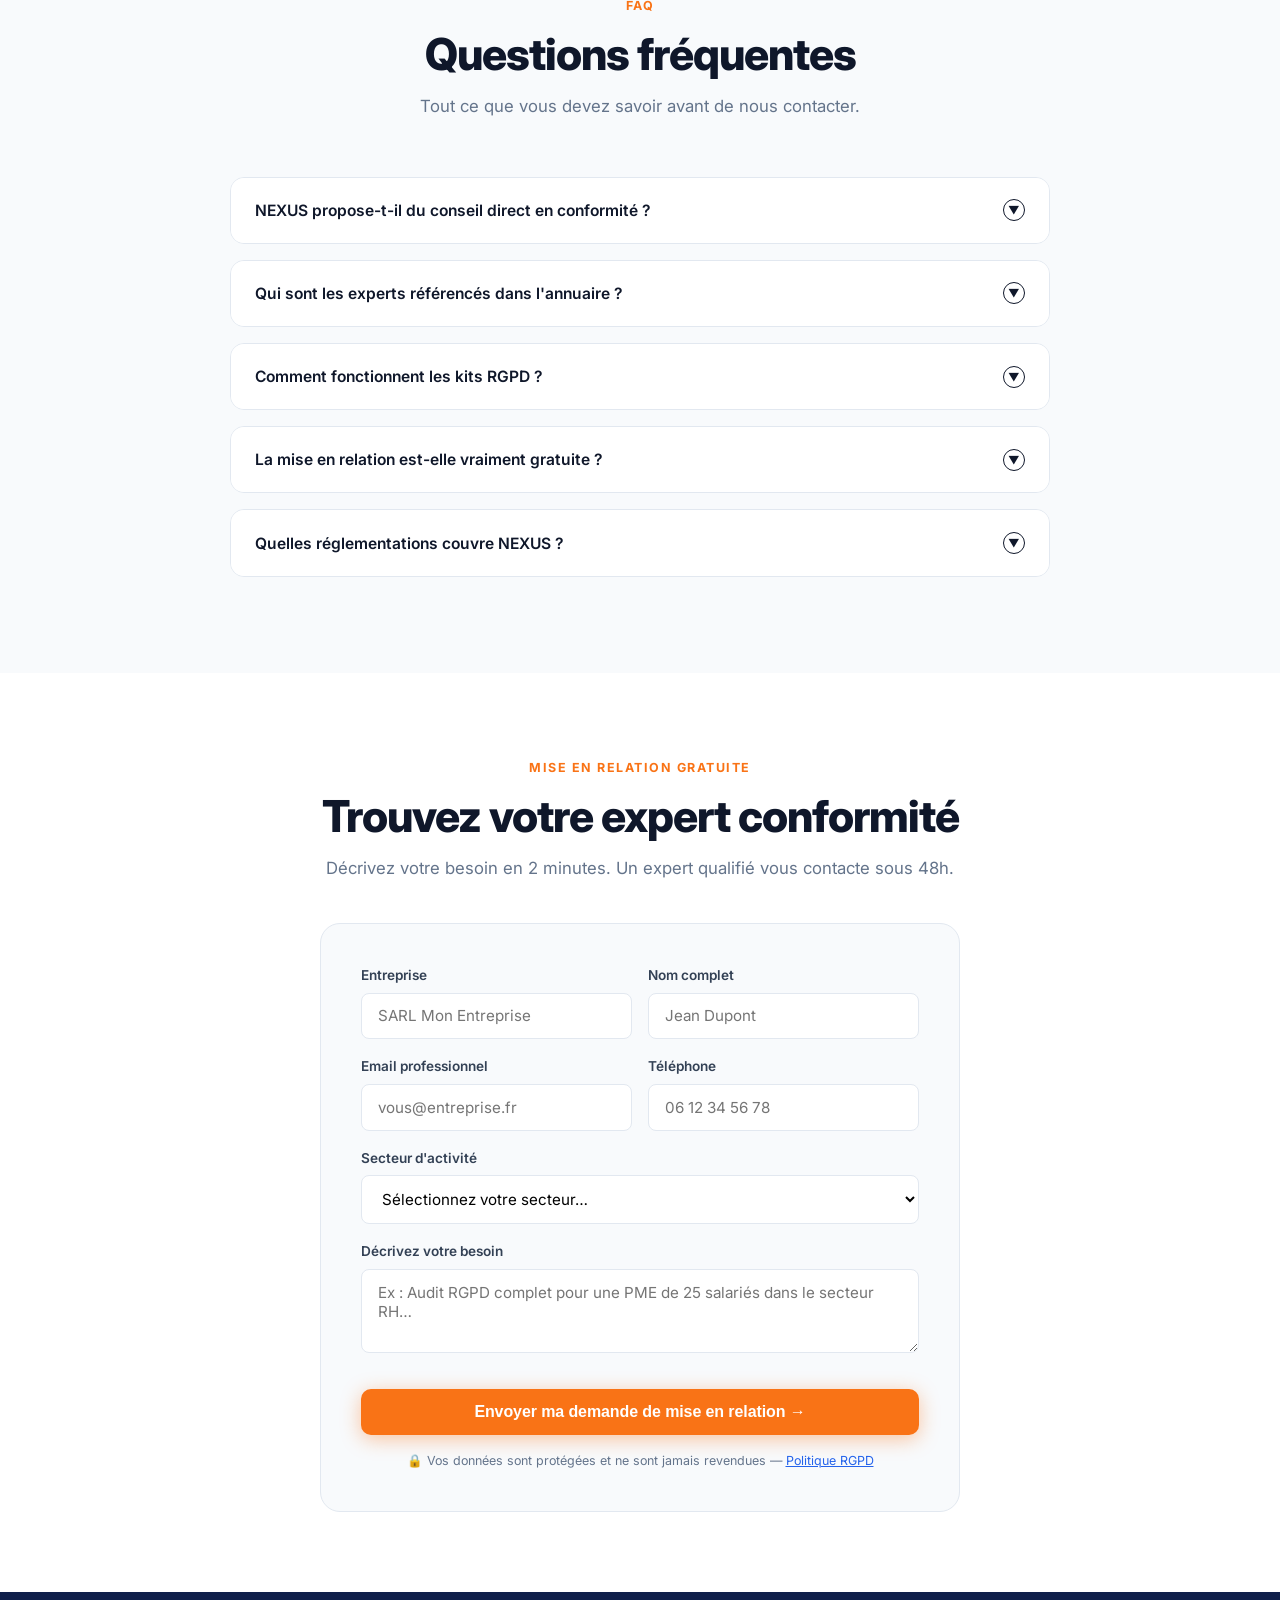
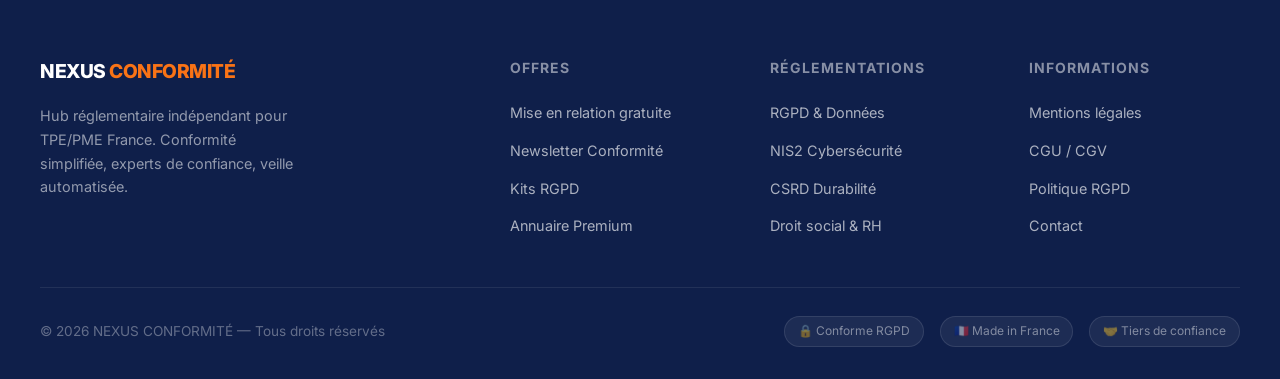
<file: nexus-conformite/nexusconformite-landing.html>
<!DOCTYPE html>
<html lang="fr">
<head>
    <meta charset="UTF-8">
    <meta name="viewport" content="width=device-width, initial-scale=1.0">
    <meta name="description" content="NEXUS CONFORMITÉ — Hub réglementaire pour TPE/PME. Experts vérifiés, veille automatisée, kits RGPD clés en main. Mise en relation 100% gratuite.">
    <meta name="keywords" content="conformité, RGPD, TPE, PME, expert réglementaire, droit social, France, NIS2, CSRD">
    <meta property="og:title" content="NEXUS CONFORMITÉ — Votre hub réglementaire">
    <meta property="og:description" content="Accédez à des experts vérifiés, une veille automatisée et des kits numériques clés en main pour rester conforme sans y passer 2 jours par semaine.">
    <meta property="og:type" content="website">
    <title>NEXUS CONFORMITÉ — Hub Réglementaire pour TPE/PME</title>
    <link rel="preconnect" href="https://fonts.googleapis.com">
    <link rel="preconnect" href="https://fonts.gstatic.com" crossorigin>
    <link href="https://fonts.googleapis.com/css2?family=Inter:wght@300;400;500;600;700;800;900&display=swap" rel="stylesheet">
    <style>
        /* ===== RESET & BASE ===== */
        *, *::before, *::after { margin: 0; padding: 0; box-sizing: border-box; }

        :root {
            --primary: #0f1f4a;
            --primary-mid: #1a3a5c;
            --primary-light: #2563eb;
            --accent: #f97316;
            --accent-light: #fb923c;
            --accent-glow: rgba(249,115,22,.25);
            --success: #10b981;
            --text-dark: #0f172a;
            --text-mid: #334155;
            --text-light: #64748b;
            --border: #e2e8f0;
            --bg-light: #f8fafc;
            --white: #ffffff;
            --glass-bg: rgba(255,255,255,.08);
            --glass-border: rgba(255,255,255,.15);
            --radius: 14px;
            --radius-lg: 20px;
            --shadow-sm: 0 1px 3px rgba(0,0,0,.08);
            --shadow-md: 0 4px 16px rgba(0,0,0,.10);
            --shadow-lg: 0 12px 40px rgba(0,0,0,.14);
            --shadow-accent: 0 8px 32px rgba(249,115,22,.30);
            --transition: .3s cubic-bezier(.4,0,.2,1);
        }

        html { scroll-behavior: smooth; font-size: 16px; }

        body {
            font-family: 'Inter', -apple-system, BlinkMacSystemFont, sans-serif;
            line-height: 1.65;
            color: var(--text-dark);
            background: var(--white);
            overflow-x: hidden;
        }

        /* ===== SCROLL PROGRESS BAR ===== */
        #progress-bar {
            position: fixed;
            top: 0; left: 0;
            height: 3px;
            width: 0%;
            background: linear-gradient(90deg, var(--accent), #f59e0b);
            z-index: 9999;
            transition: width .1s linear;
        }

        /* ===== TOAST ===== */
        #toast-container {
            position: fixed;
            bottom: 2rem; right: 2rem;
            z-index: 9998;
            display: flex;
            flex-direction: column;
            gap: .75rem;
        }
        .toast {
            background: var(--primary);
            color: var(--white);
            padding: 1rem 1.5rem;
            border-radius: var(--radius);
            font-size: .9rem;
            font-weight: 500;
            display: flex;
            align-items: center;
            gap: .75rem;
            box-shadow: var(--shadow-lg);
            animation: toastIn .35s cubic-bezier(.4,0,.2,1) forwards;
            max-width: 340px;
        }
        .toast.success { border-left: 4px solid var(--success); }
        .toast.error   { border-left: 4px solid #ef4444; }
        @keyframes toastIn {
            from { opacity: 0; transform: translateX(60px); }
            to   { opacity: 1; transform: translateX(0); }
        }
        @keyframes toastOut {
            from { opacity: 1; transform: translateX(0); }
            to   { opacity: 0; transform: translateX(60px); }
        }

        /* ===== NAVBAR ===== */
        nav {
            position: fixed;
            top: 0; left: 0; right: 0;
            z-index: 1000;
            padding: 1rem 2rem;
            transition: var(--transition);
        }
        nav.scrolled {
            background: rgba(255,255,255,.92);
            backdrop-filter: blur(20px);
            -webkit-backdrop-filter: blur(20px);
            border-bottom: 1px solid var(--border);
            box-shadow: var(--shadow-sm);
            padding: .75rem 2rem;
        }
        .nav-inner {
            max-width: 1240px;
            margin: 0 auto;
            display: flex;
            align-items: center;
            justify-content: space-between;
            gap: 2rem;
        }
        .logo {
            font-size: 1.35rem;
            font-weight: 800;
            color: var(--white);
            text-decoration: none;
            letter-spacing: -.5px;
            transition: var(--transition);
        }
        nav.scrolled .logo { color: var(--primary); }
        .logo span { color: var(--accent); }

        .nav-links {
            display: flex;
            list-style: none;
            gap: 2rem;
            align-items: center;
        }
        .nav-links a {
            color: rgba(255,255,255,.85);
            text-decoration: none;
            font-size: .9rem;
            font-weight: 500;
            transition: var(--transition);
            position: relative;
        }
        .nav-links a::after {
            content: '';
            position: absolute;
            bottom: -4px; left: 0; right: 0;
            height: 2px;
            background: var(--accent);
            transform: scaleX(0);
            transform-origin: right;
            transition: transform var(--transition);
        }
        .nav-links a:hover { color: var(--white); }
        .nav-links a:hover::after { transform: scaleX(1); transform-origin: left; }
        nav.scrolled .nav-links a { color: var(--text-mid); }
        nav.scrolled .nav-links a:hover { color: var(--primary); }

        .nav-cta {
            background: var(--accent);
            color: var(--white) !important;
            padding: .6rem 1.4rem;
            border-radius: 8px;
            font-weight: 600;
            font-size: .875rem;
            text-decoration: none;
            transition: var(--transition);
            white-space: nowrap;
        }
        .nav-cta:hover {
            background: #ea6317;
            box-shadow: var(--shadow-accent);
            transform: translateY(-1px);
        }
        .nav-cta::after { display: none !important; }

        /* Hamburger */
        .hamburger {
            display: none;
            flex-direction: column;
            gap: 5px;
            cursor: pointer;
            padding: 4px;
            background: none;
            border: none;
        }
        .hamburger span {
            display: block;
            width: 24px;
            height: 2px;
            background: var(--white);
            border-radius: 2px;
            transition: var(--transition);
        }
        nav.scrolled .hamburger span { background: var(--primary); }
        .hamburger.open span:nth-child(1) { transform: rotate(45deg) translate(5px,5px); }
        .hamburger.open span:nth-child(2) { opacity: 0; transform: scaleX(0); }
        .hamburger.open span:nth-child(3) { transform: rotate(-45deg) translate(5px,-5px); }

        /* Mobile menu */
        .mobile-menu {
            display: none;
            position: fixed;
            top: 0; left: 0; right: 0; bottom: 0;
            background: var(--primary);
            z-index: 999;
            flex-direction: column;
            align-items: center;
            justify-content: center;
            gap: 2rem;
        }
        .mobile-menu.open { display: flex; }
        .mobile-menu a {
            color: var(--white);
            text-decoration: none;
            font-size: 1.75rem;
            font-weight: 700;
            transition: var(--transition);
        }
        .mobile-menu a:hover { color: var(--accent); }
        .mobile-close {
            position: absolute;
            top: 1.5rem; right: 2rem;
            background: none;
            border: none;
            color: var(--white);
            font-size: 2rem;
            cursor: pointer;
        }

        /* ===== HERO ===== */
        .hero {
            min-height: 100vh;
            position: relative;
            display: flex;
            align-items: center;
            justify-content: center;
            overflow: hidden;
            background: var(--primary);
        }

        /* Animated gradient mesh */
        .hero-bg {
            position: absolute;
            inset: 0;
            background:
                radial-gradient(ellipse 80% 60% at 20% 40%, rgba(37,99,235,.35) 0%, transparent 60%),
                radial-gradient(ellipse 70% 50% at 80% 70%, rgba(249,115,22,.20) 0%, transparent 60%),
                radial-gradient(ellipse 60% 40% at 50% 10%, rgba(99,102,241,.25) 0%, transparent 60%),
                linear-gradient(135deg, #0f1f4a 0%, #0c1228 100%);
            animation: meshShift 12s ease-in-out infinite alternate;
        }
        @keyframes meshShift {
            0%   { filter: hue-rotate(0deg) brightness(1); }
            100% { filter: hue-rotate(15deg) brightness(1.05); }
        }

        /* Floating orbs */
        .orb {
            position: absolute;
            border-radius: 50%;
            filter: blur(60px);
            opacity: .5;
            animation: float 8s ease-in-out infinite;
        }
        .orb-1 { width: 400px; height: 400px; background: rgba(37,99,235,.3); top: -10%; left: -5%; animation-delay: 0s; }
        .orb-2 { width: 300px; height: 300px; background: rgba(249,115,22,.25); bottom: 5%; right: 10%; animation-delay: -3s; }
        .orb-3 { width: 200px; height: 200px; background: rgba(139,92,246,.2); top: 60%; left: 30%; animation-delay: -6s; }
        @keyframes float {
            0%, 100% { transform: translate(0,0) scale(1); }
            33%       { transform: translate(20px,-20px) scale(1.05); }
            66%       { transform: translate(-15px,15px) scale(.97); }
        }

        /* Grid dots overlay */
        .hero-grid {
            position: absolute;
            inset: 0;
            background-image: radial-gradient(rgba(255,255,255,.06) 1px, transparent 1px);
            background-size: 32px 32px;
        }

        .hero-content {
            position: relative;
            z-index: 2;
            text-align: center;
            padding: 8rem 2rem 5rem;
            max-width: 1000px;
            margin: 0 auto;
        }

        .hero-badge {
            display: inline-flex;
            align-items: center;
            gap: .5rem;
            background: var(--glass-bg);
            border: 1px solid var(--glass-border);
            backdrop-filter: blur(12px);
            color: rgba(255,255,255,.9);
            font-size: .8rem;
            font-weight: 600;
            padding: .4rem 1rem;
            border-radius: 999px;
            margin-bottom: 1.75rem;
            letter-spacing: .5px;
            text-transform: uppercase;
        }
        .hero-badge .dot {
            width: 6px; height: 6px;
            border-radius: 50%;
            background: var(--accent);
            animation: pulse 2s ease-in-out infinite;
        }
        @keyframes pulse {
            0%, 100% { transform: scale(1); opacity: 1; }
            50%       { transform: scale(1.5); opacity: .7; }
        }

        .hero h1 {
            font-size: clamp(2.25rem, 6vw, 4rem);
            font-weight: 900;
            color: var(--white);
            line-height: 1.1;
            margin-bottom: 1.5rem;
            letter-spacing: -1.5px;
        }
        .hero h1 .gradient-text {
            background: linear-gradient(135deg, var(--accent) 0%, #fbbf24 100%);
            -webkit-background-clip: text;
            -webkit-text-fill-color: transparent;
            background-clip: text;
        }

        .hero-sub {
            font-size: clamp(1rem, 2vw, 1.25rem);
            color: rgba(255,255,255,.72);
            max-width: 680px;
            margin: 0 auto 2.5rem;
            line-height: 1.65;
            font-weight: 400;
        }

        .hero-actions {
            display: flex;
            gap: 1rem;
            justify-content: center;
            flex-wrap: wrap;
            margin-bottom: 4rem;
        }
        .btn {
            display: inline-flex;
            align-items: center;
            gap: .5rem;
            padding: .875rem 2rem;
            border-radius: 10px;
            font-size: 1rem;
            font-weight: 600;
            text-decoration: none;
            transition: var(--transition);
            border: none;
            cursor: pointer;
            letter-spacing: -.1px;
        }
        .btn-primary {
            background: var(--accent);
            color: var(--white);
            box-shadow: 0 4px 20px rgba(249,115,22,.40);
        }
        .btn-primary:hover {
            background: #ea6317;
            transform: translateY(-2px);
            box-shadow: 0 8px 30px rgba(249,115,22,.50);
        }
        .btn-ghost {
            background: var(--glass-bg);
            color: var(--white);
            border: 1px solid var(--glass-border);
            backdrop-filter: blur(12px);
        }
        .btn-ghost:hover {
            background: rgba(255,255,255,.15);
            transform: translateY(-2px);
        }

        /* Hero stats */
        .hero-stats {
            display: flex;
            justify-content: center;
            gap: 3rem;
            flex-wrap: wrap;
        }
        .stat-item {
            text-align: center;
        }
        .stat-value {
            font-size: 2.5rem;
            font-weight: 900;
            color: var(--accent);
            line-height: 1;
            letter-spacing: -1px;
        }
        .stat-label {
            font-size: .875rem;
            color: rgba(255,255,255,.55);
            margin-top: .35rem;
            font-weight: 400;
        }

        /* Scroll indicator */
        .scroll-indicator {
            position: absolute;
            bottom: 2rem;
            left: 50%;
            transform: translateX(-50%);
            display: flex;
            flex-direction: column;
            align-items: center;
            gap: .5rem;
            color: rgba(255,255,255,.4);
            font-size: .75rem;
            font-weight: 500;
            letter-spacing: 1px;
            text-transform: uppercase;
            animation: bounce 2s ease-in-out infinite;
        }
        .scroll-indicator svg { width: 20px; opacity: .5; }
        @keyframes bounce {
            0%, 100% { transform: translateX(-50%) translateY(0); }
            50%       { transform: translateX(-50%) translateY(6px); }
        }

        /* ===== TRUST BAR ===== */
        .trust-bar {
            background: var(--bg-light);
            border-bottom: 1px solid var(--border);
            padding: 1.25rem 2rem;
            overflow: hidden;
        }
        .trust-track {
            display: flex;
            gap: 3rem;
            align-items: center;
            animation: marquee 22s linear infinite;
            white-space: nowrap;
        }
        .trust-item {
            display: flex;
            align-items: center;
            gap: .6rem;
            font-size: .875rem;
            font-weight: 600;
            color: var(--text-mid);
            flex-shrink: 0;
        }
        .trust-item span { font-size: 1.1rem; }
        @keyframes marquee {
            from { transform: translateX(0); }
            to   { transform: translateX(-50%); }
        }

        /* ===== SECTIONS ===== */
        section { padding: 5rem 2rem; }
        .section-wrap { max-width: 1200px; margin: 0 auto; }
        .section-eyebrow {
            display: inline-block;
            font-size: .78rem;
            font-weight: 700;
            color: var(--accent);
            letter-spacing: 1.5px;
            text-transform: uppercase;
            margin-bottom: .75rem;
        }
        .section-title {
            font-size: clamp(1.75rem, 4vw, 2.75rem);
            font-weight: 800;
            color: var(--text-dark);
            margin-bottom: .75rem;
            letter-spacing: -1px;
            line-height: 1.2;
        }
        .section-sub {
            font-size: 1.05rem;
            color: var(--text-light);
            max-width: 640px;
            line-height: 1.65;
        }
        .section-header { margin-bottom: 3.5rem; }

        /* ===== PROBLEM / SOLUTION ===== */
        .problems-grid {
            display: grid;
            grid-template-columns: repeat(auto-fit, minmax(300px, 1fr));
            gap: 1.5rem;
        }
        .ps-card {
            padding: 2rem;
            border-radius: var(--radius);
            border: 1px solid var(--border);
            background: var(--white);
            transition: var(--transition);
            position: relative;
            overflow: hidden;
        }
        .ps-card::before {
            content: '';
            position: absolute;
            inset: 0;
            background: linear-gradient(135deg, transparent 60%, rgba(249,115,22,.04));
            opacity: 0;
            transition: var(--transition);
        }
        .ps-card:hover { transform: translateY(-4px); box-shadow: var(--shadow-md); border-color: transparent; }
        .ps-card:hover::before { opacity: 1; }
        .ps-card.problem { border-left: 3px solid #ef4444; }
        .ps-card.solution { border-left: 3px solid var(--success); }
        .ps-icon { font-size: 2rem; margin-bottom: 1rem; display: block; }
        .ps-card h3 { font-size: 1.1rem; font-weight: 700; margin-bottom: .6rem; }
        .ps-card.problem h3 { color: #dc2626; }
        .ps-card.solution h3 { color: #059669; }
        .ps-card p { font-size: .925rem; color: var(--text-light); line-height: 1.6; }

        /* ===== HOW IT WORKS ===== */
        .how-bg { background: var(--bg-light); }
        .steps {
            display: grid;
            grid-template-columns: repeat(auto-fit, minmax(220px, 1fr));
            gap: 2rem;
            position: relative;
        }
        .step-card {
            background: var(--white);
            border-radius: var(--radius);
            padding: 2rem;
            text-align: center;
            border: 1px solid var(--border);
            transition: var(--transition);
            position: relative;
        }
        .step-card:hover { transform: translateY(-6px); box-shadow: var(--shadow-lg); }
        .step-number {
            width: 52px; height: 52px;
            border-radius: 50%;
            background: linear-gradient(135deg, var(--primary-light), var(--primary));
            color: var(--white);
            font-size: 1.2rem;
            font-weight: 800;
            display: flex;
            align-items: center;
            justify-content: center;
            margin: 0 auto 1.25rem;
            box-shadow: 0 4px 16px rgba(37,99,235,.30);
        }
        .step-icon { font-size: 1.75rem; margin-bottom: .75rem; display: block; }
        .step-card h3 { font-size: 1.05rem; font-weight: 700; margin-bottom: .5rem; }
        .step-card p { font-size: .9rem; color: var(--text-light); }

        /* ===== OFFERS ===== */
        .offers-section { background: var(--primary); }
        .offers-section .section-title { color: var(--white); }
        .offers-section .section-sub { color: rgba(255,255,255,.6); }
        .offers-section .section-eyebrow { color: var(--accent-light); }

        .offers-grid {
            display: grid;
            grid-template-columns: repeat(auto-fit, minmax(270px, 1fr));
            gap: 1.5rem;
        }
        .offer-card {
            background: rgba(255,255,255,.06);
            border: 1px solid rgba(255,255,255,.12);
            border-radius: var(--radius-lg);
            padding: 2.25rem;
            display: flex;
            flex-direction: column;
            transition: var(--transition);
            position: relative;
            overflow: hidden;
            backdrop-filter: blur(8px);
        }
        .offer-card:hover {
            background: rgba(255,255,255,.10);
            border-color: rgba(255,255,255,.25);
            transform: translateY(-6px);
            box-shadow: 0 20px 50px rgba(0,0,0,.3);
        }
        .offer-card.featured {
            background: linear-gradient(135deg, var(--accent) 0%, #f59e0b 100%);
            border: none;
            box-shadow: var(--shadow-accent);
        }
        .offer-card.featured:hover { transform: translateY(-8px) scale(1.01); }
        .featured-badge {
            position: absolute;
            top: 1.25rem; right: -2rem;
            background: var(--white);
            color: var(--accent);
            padding: .2rem 3.5rem;
            font-size: .7rem;
            font-weight: 800;
            text-transform: uppercase;
            letter-spacing: 1px;
            transform: rotate(45deg);
        }
        .offer-icon { font-size: 2.25rem; margin-bottom: 1rem; }
        .offer-name { font-size: 1.15rem; font-weight: 700; color: var(--white); margin-bottom: .5rem; }
        .offer-card.featured .offer-name { color: var(--white); }
        .offer-price {
            font-size: 2.5rem;
            font-weight: 900;
            color: var(--accent-light);
            line-height: 1;
            margin-bottom: .25rem;
        }
        .offer-card.featured .offer-price { color: var(--white); }
        .offer-period { font-size: .8rem; color: rgba(255,255,255,.5); margin-bottom: 1.25rem; font-weight: 400; }
        .offer-card.featured .offer-period { color: rgba(255,255,255,.75); }
        .offer-desc { font-size: .9rem; color: rgba(255,255,255,.65); margin-bottom: 1.5rem; flex: 1; line-height: 1.6; }
        .offer-card.featured .offer-desc { color: rgba(255,255,255,.85); }
        .offer-features { list-style: none; margin-bottom: 2rem; display: flex; flex-direction: column; gap: .6rem; }
        .offer-features li {
            font-size: .9rem;
            color: rgba(255,255,255,.8);
            display: flex;
            align-items: center;
            gap: .6rem;
        }
        .offer-card.featured .offer-features li { color: rgba(255,255,255,.95); }
        .offer-features li::before { content: '✓'; color: var(--success); font-weight: 700; }
        .offer-card.featured .offer-features li::before { color: var(--white); }
        .offer-btn {
            background: var(--accent);
            color: var(--white);
            padding: .8rem 1.5rem;
            border-radius: 10px;
            font-weight: 600;
            font-size: .9rem;
            text-decoration: none;
            text-align: center;
            transition: var(--transition);
        }
        .offer-btn:hover { background: #ea6317; transform: translateY(-1px); box-shadow: var(--shadow-accent); }
        .offer-card.featured .offer-btn {
            background: var(--white);
            color: var(--accent);
        }
        .offer-card.featured .offer-btn:hover { background: #f8f8f8; }

        /* ===== TESTIMONIALS / ENGAGEMENTS ===== */
        .engage-grid {
            display: grid;
            grid-template-columns: repeat(auto-fit, minmax(300px, 1fr));
            gap: 2rem;
        }
        .engage-card {
            background: var(--white);
            border-radius: var(--radius-lg);
            padding: 2.25rem;
            border: 1px solid var(--border);
            transition: var(--transition);
            position: relative;
        }
        .engage-card:hover { transform: translateY(-5px); box-shadow: var(--shadow-lg); }
        .engage-icon {
            width: 54px; height: 54px;
            border-radius: 12px;
            background: linear-gradient(135deg, var(--primary-light), var(--primary));
            display: flex;
            align-items: center;
            justify-content: center;
            font-size: 1.5rem;
            margin-bottom: 1.25rem;
        }
        .engage-card h3 { font-size: 1.1rem; font-weight: 700; margin-bottom: .75rem; }
        .engage-card p { font-size: .9rem; color: var(--text-light); line-height: 1.7; }

        /* ===== NEWSLETTER ===== */
        .newsletter-section {
            background: linear-gradient(135deg, var(--primary-light) 0%, var(--primary) 100%);
            text-align: center;
            position: relative;
            overflow: hidden;
        }
        .newsletter-section::before {
            content: '';
            position: absolute;
            inset: 0;
            background-image: radial-gradient(rgba(255,255,255,.05) 1px, transparent 1px);
            background-size: 24px 24px;
        }
        .newsletter-section .section-title { color: var(--white); }
        .newsletter-section .section-sub { color: rgba(255,255,255,.7); margin: 0 auto; }

        .newsletter-form {
            display: flex;
            max-width: 520px;
            margin: 2.5rem auto 0;
            gap: .75rem;
            flex-wrap: wrap;
            justify-content: center;
            position: relative;
        }
        .newsletter-form input {
            flex: 1;
            min-width: 260px;
            padding: .875rem 1.25rem;
            border-radius: 10px;
            border: none;
            font-size: .95rem;
            font-family: inherit;
            outline: none;
            box-shadow: var(--shadow-md);
        }
        .newsletter-form input:focus { box-shadow: 0 0 0 3px rgba(249,115,22,.3); }
        .newsletter-form button {
            padding: .875rem 2rem;
            background: var(--accent);
            color: var(--white);
            border: none;
            border-radius: 10px;
            font-size: .95rem;
            font-weight: 600;
            cursor: pointer;
            transition: var(--transition);
            font-family: inherit;
        }
        .newsletter-form button:hover {
            background: #ea6317;
            transform: translateY(-2px);
            box-shadow: var(--shadow-accent);
        }
        .form-note {
            font-size: .78rem;
            color: rgba(255,255,255,.45);
            margin-top: 1rem;
        }

        /* ===== FAQ ===== */
        .faq-wrap { max-width: 820px; margin: 0 auto; }
        .faq-item {
            border-radius: var(--radius);
            border: 1px solid var(--border);
            margin-bottom: 1rem;
            overflow: hidden;
            transition: var(--transition);
        }
        .faq-item:hover { border-color: var(--primary-light); }
        .faq-btn {
            width: 100%;
            padding: 1.35rem 1.5rem;
            background: var(--white);
            border: none;
            text-align: left;
            display: flex;
            justify-content: space-between;
            align-items: center;
            gap: 1rem;
            cursor: pointer;
            font-size: .975rem;
            font-weight: 600;
            color: var(--text-dark);
            font-family: inherit;
            transition: var(--transition);
        }
        .faq-btn:hover { background: var(--bg-light); }
        .faq-btn.open { background: var(--primary); color: var(--white); }
        .faq-chevron {
            width: 22px; height: 22px;
            border-radius: 50%;
            border: 1.5px solid currentColor;
            display: flex;
            align-items: center;
            justify-content: center;
            font-size: .7rem;
            transition: var(--transition);
            flex-shrink: 0;
        }
        .faq-btn.open .faq-chevron { transform: rotate(180deg); }
        .faq-body {
            max-height: 0;
            overflow: hidden;
            transition: max-height .4s cubic-bezier(.4,0,.2,1);
        }
        .faq-body.open { max-height: 400px; }
        .faq-body-inner {
            padding: 1.25rem 1.5rem 1.5rem;
            color: var(--text-light);
            font-size: .9rem;
            line-height: 1.75;
            border-top: 1px solid var(--border);
        }

        /* ===== FOOTER ===== */
        footer {
            background: var(--primary);
            color: var(--white);
            padding: 4rem 2rem 2rem;
        }
        .footer-inner {
            max-width: 1200px;
            margin: 0 auto;
        }
        .footer-top {
            display: grid;
            grid-template-columns: 2fr repeat(3, 1fr);
            gap: 3rem;
            margin-bottom: 3rem;
        }
        .footer-brand .logo { font-size: 1.2rem; display: block; margin-bottom: 1rem; }
        .footer-brand p { font-size: .9rem; color: rgba(255,255,255,.55); line-height: 1.65; max-width: 260px; }
        .footer-col h5 { font-size: .875rem; font-weight: 700; color: rgba(255,255,255,.5); text-transform: uppercase; letter-spacing: 1px; margin-bottom: 1.25rem; }
        .footer-col ul { list-style: none; display: flex; flex-direction: column; gap: .7rem; }
        .footer-col a { color: rgba(255,255,255,.65); text-decoration: none; font-size: .9rem; transition: var(--transition); }
        .footer-col a:hover { color: var(--accent); }
        .footer-divider { border: none; border-top: 1px solid rgba(255,255,255,.08); margin-bottom: 1.75rem; }
        .footer-bottom {
            display: flex;
            justify-content: space-between;
            align-items: center;
            flex-wrap: wrap;
            gap: 1rem;
        }
        .footer-copy { font-size: .85rem; color: rgba(255,255,255,.35); }
        .footer-badges { display: flex; gap: 1rem; flex-wrap: wrap; }
        .badge-item {
            font-size: .75rem;
            color: rgba(255,255,255,.45);
            background: rgba(255,255,255,.06);
            padding: .3rem .8rem;
            border-radius: 999px;
            border: 1px solid rgba(255,255,255,.1);
        }

        /* ===== SCROLL ANIMATIONS ===== */
        .reveal {
            opacity: 0;
            transform: translateY(28px);
            transition: opacity .7s cubic-bezier(.4,0,.2,1), transform .7s cubic-bezier(.4,0,.2,1);
        }
        .reveal.visible { opacity: 1; transform: translateY(0); }
        .reveal-delay-1 { transition-delay: .1s; }
        .reveal-delay-2 { transition-delay: .2s; }
        .reveal-delay-3 { transition-delay: .3s; }
        .reveal-delay-4 { transition-delay: .4s; }

        /* ===== RESPONSIVE ===== */
        @media (max-width: 900px) {
            .footer-top { grid-template-columns: 1fr 1fr; gap: 2rem; }
            .footer-brand { grid-column: 1 / -1; }
        }
        @media (max-width: 768px) {
            .nav-links { display: none; }
            .nav-cta { display: none; }
            .hamburger { display: flex; }
            nav { padding: 1rem 1.5rem; }
            .hero-content { padding: 7rem 1.5rem 4rem; }
            .hero-stats { gap: 1.5rem; }
            .hero h1 { letter-spacing: -.75px; }
            section { padding: 3.5rem 1.5rem; }
            .offers-grid { gap: 1rem; }
            .footer-top { grid-template-columns: 1fr; gap: 1.5rem; }
            .footer-brand p { max-width: 100%; }
            .footer-bottom { flex-direction: column; align-items: flex-start; }
        }
        @media (max-width: 480px) {
            .hero-actions { flex-direction: column; align-items: center; }
            .hero-actions .btn { width: 100%; justify-content: center; max-width: 320px; }
            .newsletter-form { flex-direction: column; }
            .newsletter-form input, .newsletter-form button { width: 100%; }
        }
    </style>
</head>
<body>

<!-- Progress bar -->
<div id="progress-bar"></div>
<!-- Toast container -->
<div id="toast-container"></div>

<!-- ===== MOBILE MENU ===== -->
<div class="mobile-menu" id="mobile-menu">
    <button class="mobile-close" onclick="closeMobileMenu()">✕</button>
    <a href="#problemes" onclick="closeMobileMenu()">Nos solutions</a>
    <a href="#comment" onclick="closeMobileMenu()">Comment ça marche</a>
    <a href="#offres" onclick="closeMobileMenu()">Offres</a>
    <a href="#newsletter" onclick="closeMobileMenu()">Newsletter</a>
    <a href="#faq" onclick="closeMobileMenu()">FAQ</a>
    <a href="#contact" onclick="closeMobileMenu()" class="btn btn-primary" style="margin-top:1rem;">Mise en relation gratuite →</a>
</div>

<!-- ===== NAVBAR ===== -->
<nav id="navbar">
    <div class="nav-inner">
        <a href="#" class="logo">NEXUS <span>CONFORMITÉ</span></a>
        <ul class="nav-links">
            <li><a href="#problemes">Solutions</a></li>
            <li><a href="#comment">Comment ça marche</a></li>
            <li><a href="#offres">Offres</a></li>
            <li><a href="#newsletter">Newsletter</a></li>
            <li><a href="#contact" class="nav-cta">Mise en relation →</a></li>
        </ul>
        <button class="hamburger" id="hamburger" onclick="openMobileMenu()" aria-label="Menu">
            <span></span><span></span><span></span>
        </button>
    </div>
</nav>

<!-- ===== HERO ===== -->
<section class="hero" id="hero">
    <div class="hero-bg"></div>
    <div class="hero-grid"></div>
    <div class="orb orb-1"></div>
    <div class="orb orb-2"></div>
    <div class="orb orb-3"></div>

    <div class="hero-content">
        <div class="hero-badge">
            <div class="dot"></div>
            Nouveau en 2026 — Hub réglementaire 100% indépendant
        </div>

        <h1>
            La conformité PME,<br>
            <span class="gradient-text">sans y perdre votre temps</span>
        </h1>

        <p class="hero-sub">
            Experts vérifiés, veille automatisée RGPD / NIS2 / CSRD, kits numériques clés en main.
            Mise en relation <strong style="color:rgba(255,255,255,.85);">100% gratuite</strong>, réponse sous 48h.
        </p>

        <div class="hero-actions">
            <a href="#contact" class="btn btn-primary">
                Trouver mon expert <span>→</span>
            </a>
            <a href="#comment" class="btn btn-ghost">
                Comment ça marche
            </a>
        </div>

        <div class="hero-stats">
            <div class="stat-item">
                <div class="stat-value" data-count="50" data-suffix="+">0+</div>
                <div class="stat-label">Experts vérifiés</div>
            </div>
            <div class="stat-item">
                <div class="stat-value" data-count="48" data-suffix="h">0h</div>
                <div class="stat-label">Délai de réponse</div>
            </div>
            <div class="stat-item">
                <div class="stat-value" data-count="0" data-suffix="€">0€</div>
                <div class="stat-label">Frais mise en relation</div>
            </div>
            <div class="stat-item">
                <div class="stat-value" data-count="100" data-suffix="%">0%</div>
                <div class="stat-label">Information neutre</div>
            </div>
        </div>
    </div>

    <div class="scroll-indicator">
        <svg xmlns="http://www.w3.org/2000/svg" fill="none" viewBox="0 0 24 24" stroke="currentColor">
            <path stroke-linecap="round" stroke-linejoin="round" stroke-width="2" d="M19 9l-7 7-7-7" />
        </svg>
        Découvrir
    </div>
</section>

<!-- ===== TRUST BAR ===== -->
<div class="trust-bar">
    <div class="trust-track" id="trust-track">
        <div class="trust-item"><span>🔒</span> Experts vérifiés SIRET</div>
        <div class="trust-item"><span>⚡</span> Réponse sous 48h ouvrées</div>
        <div class="trust-item"><span>📰</span> Veille JO / CNIL / ANSSI</div>
        <div class="trust-item"><span>🛡️</span> Tiers de confiance indépendant</div>
        <div class="trust-item"><span>🤝</span> Mise en relation gratuite</div>
        <div class="trust-item"><span>📋</span> RGPD · NIS2 · CSRD · Droit social</div>
        <div class="trust-item"><span>🇫🇷</span> 100% France & UE</div>
        <!-- Duplicate for seamless loop -->
        <div class="trust-item"><span>🔒</span> Experts vérifiés SIRET</div>
        <div class="trust-item"><span>⚡</span> Réponse sous 48h ouvrées</div>
        <div class="trust-item"><span>📰</span> Veille JO / CNIL / ANSSI</div>
        <div class="trust-item"><span>🛡️</span> Tiers de confiance indépendant</div>
        <div class="trust-item"><span>🤝</span> Mise en relation gratuite</div>
        <div class="trust-item"><span>📋</span> RGPD · NIS2 · CSRD · Droit social</div>
        <div class="trust-item"><span>🇫🇷</span> 100% France & UE</div>
    </div>
</div>

<!-- ===== PROBLÈMES / SOLUTIONS ===== -->
<section id="problemes">
    <div class="section-wrap">
        <div class="section-header reveal">
            <span class="section-eyebrow">Vos défis, nos réponses</span>
            <h2 class="section-title">Les obstacles des PME face à la conformité</h2>
            <p class="section-sub">En France, 67 % des PME reconnaissent ne pas être totalement conformes — faute de temps, de budget ou d'expertise.</p>
        </div>
        <div class="problems-grid">
            <div class="ps-card problem reveal reveal-delay-1">
                <span class="ps-icon">⏰</span>
                <h3>Manque de temps</h3>
                <p>Vous n'avez pas 2 à 3 jours par semaine pour faire de la veille réglementaire et implémenter les changements.</p>
            </div>
            <div class="ps-card solution reveal reveal-delay-2">
                <span class="ps-icon">⚡</span>
                <h3>Veille automatisée</h3>
                <p>Newsletter hebdomadaire synthétisant les changements (JO, CNIL, ANSSI, URSSAF) — lisible en 2 minutes.</p>
            </div>
            <div class="ps-card problem reveal reveal-delay-3">
                <span class="ps-icon">🔍</span>
                <h3>Trouver le bon expert</h3>
                <p>Difficile d'identifier un consultant fiable, disponible et adapté à votre secteur sans références solides.</p>
            </div>
            <div class="ps-card solution reveal reveal-delay-4">
                <span class="ps-icon">✅</span>
                <h3>Annuaire qualifié</h3>
                <p>50+ experts vérifiés (SIRET, avis, domaines) — RGPD, audit social, HST, NIS2. Filtrez par secteur et budget.</p>
            </div>
            <div class="ps-card problem reveal reveal-delay-1">
                <span class="ps-icon">💸</span>
                <h3>Coûts prohibitifs</h3>
                <p>Un audit RGPD complet en cabinet dépasse souvent 8 000-15 000 € — hors de portée pour une TPE/PME.</p>
            </div>
            <div class="ps-card solution reveal reveal-delay-2">
                <span class="ps-icon">📦</span>
                <h3>Kits à 49-199 €</h3>
                <p>Registres de traitement, modèles DPO, politiques de confidentialité, audits RGPD — téléchargeables immédiatement.</p>
            </div>
        </div>
    </div>
</section>

<!-- ===== COMMENT ÇA MARCHE ===== -->
<section id="comment" class="how-bg">
    <div class="section-wrap">
        <div class="section-header reveal" style="text-align:center;">
            <span class="section-eyebrow">Simple et rapide</span>
            <h2 class="section-title">Mise en relation en 4 étapes</h2>
            <p class="section-sub" style="margin:0 auto;">Aucun engagement, aucun frais caché. Nous gérons tout pour vous.</p>
        </div>
        <div class="steps">
            <div class="step-card reveal reveal-delay-1">
                <div class="step-number">1</div>
                <span class="step-icon">📝</span>
                <h3>Décrivez votre besoin</h3>
                <p>Remplissez notre formulaire en 2 minutes : secteur, taille, problématique RGPD / NIS2 / social.</p>
            </div>
            <div class="step-card reveal reveal-delay-2">
                <div class="step-number">2</div>
                <span class="step-icon">🎯</span>
                <h3>Matching automatique</h3>
                <p>Notre système identifie les 3 experts les plus adaptés à votre profil dans notre annuaire qualifié.</p>
            </div>
            <div class="step-card reveal reveal-delay-3">
                <div class="step-number">3</div>
                <span class="step-icon">📧</span>
                <h3>Confirmation immédiate</h3>
                <p>Vous recevez un email de confirmation. L'expert vous contacte dans les 48h ouvrées maximum.</p>
            </div>
            <div class="step-card reveal reveal-delay-4">
                <div class="step-number">4</div>
                <span class="step-icon">🚀</span>
                <h3>Votre projet démarre</h3>
                <p>Devis, mission, suivi — vous êtes en contact direct. NEXUS reste disponible si besoin.</p>
            </div>
        </div>
    </div>
</section>

<!-- ===== OFFRES ===== -->
<section id="offres" class="offers-section">
    <div class="section-wrap">
        <div class="section-header reveal" style="text-align:center;">
            <span class="section-eyebrow">Nos formules</span>
            <h2 class="section-title">Choisissez votre niveau d'accompagnement</h2>
            <p class="section-sub" style="margin:0 auto;">De la veille hebdomadaire au kit clé en main, adaptez selon vos besoins et votre budget.</p>
        </div>
        <div class="offers-grid">
            <div class="offer-card reveal reveal-delay-1">
                <div class="offer-icon">🤝</div>
                <div class="offer-name">Mise en relation</div>
                <div class="offer-price">Gratuit</div>
                <div class="offer-period">Sans engagement</div>
                <div class="offer-desc">Connexion directe avec un expert qualifié adapté à votre besoin.</div>
                <ul class="offer-features">
                    <li>Formulaire en 2 minutes</li>
                    <li>Matching expert personnalisé</li>
                    <li>Réponse sous 48h</li>
                    <li>Aucun frais pour vous</li>
                    <li>Suivi de la mise en contact</li>
                </ul>
                <a href="#contact" class="offer-btn">Commencer gratuit →</a>
            </div>

            <div class="offer-card reveal reveal-delay-2">
                <div class="offer-icon">📰</div>
                <div class="offer-name">Newsletter Conformité</div>
                <div class="offer-price">19<span style="font-size:1rem;font-weight:400">€</span></div>
                <div class="offer-period">/mois · sans engagement</div>
                <div class="offer-desc">Veille réglementaire hebdomadaire, lisible en 2 minutes chrono.</div>
                <ul class="offer-features">
                    <li>Veille JO / CNIL / ANSSI</li>
                    <li>Synthèse par secteur</li>
                    <li>Actions concrètes à faire</li>
                    <li>Archives consultables</li>
                    <li>Alertes urgences réglementaires</li>
                </ul>
                <a href="#newsletter" class="offer-btn">S'abonner →</a>
            </div>

            <div class="offer-card featured reveal reveal-delay-3">
                <div class="featured-badge">Populaire</div>
                <div class="offer-icon">📦</div>
                <div class="offer-name">Kits RGPD & Conformité</div>
                <div class="offer-price">49<span style="font-size:1rem;font-weight:400">€</span></div>
                <div class="offer-period">à 199€ · achat unique</div>
                <div class="offer-desc">Documents professionnels prêts à personnaliser et utiliser immédiatement.</div>
                <ul class="offer-features">
                    <li>Registre de traitement complet</li>
                    <li>Politique de confidentialité</li>
                    <li>Modèles DPO professionnels</li>
                    <li>Audit RGPD guidé</li>
                    <li>Livraison immédiate</li>
                </ul>
                <a href="#kits" class="offer-btn">Voir les kits →</a>
            </div>

            <div class="offer-card reveal reveal-delay-4">
                <div class="offer-icon">📇</div>
                <div class="offer-name">Accès Annuaire Premium</div>
                <div class="offer-price">49<span style="font-size:1rem;font-weight:400">€</span></div>
                <div class="offer-period">/mois · sans engagement</div>
                <div class="offer-desc">Accès complet à l'annuaire avec filtres avancés, avis et tarifs des experts.</div>
                <ul class="offer-features">
                    <li>50+ experts qualifiés</li>
                    <li>Filtres secteur & expertise</li>
                    <li>Avis vérifiés et tarifs</li>
                    <li>Contact direct illimité</li>
                    <li>Support prioritaire</li>
                </ul>
                <a href="#contact" class="offer-btn">Accéder à l'annuaire →</a>
            </div>
        </div>
    </div>
</section>

<!-- ===== ENGAGEMENTS ===== -->
<section id="engagements">
    <div class="section-wrap">
        <div class="section-header reveal">
            <span class="section-eyebrow">Nos engagements</span>
            <h2 class="section-title">Un tiers de confiance, pas un cabinet</h2>
            <p class="section-sub">NEXUS CONFORMITÉ n'est pas un consultant. Notre seul objectif : vous connecter aux bons experts avec transparence.</p>
        </div>
        <div class="engage-grid">
            <div class="engage-card reveal reveal-delay-1">
                <div class="engage-icon">🛡️</div>
                <h3>Neutralité totale</h3>
                <p>Nous ne proposons pas de conseil direct en conformité. Notre rôle est de fournir une information fiable et de vous connecter aux experts adaptés — sans parti pris commercial.</p>
            </div>
            <div class="engage-card reveal reveal-delay-2">
                <div class="engage-icon">🔍</div>
                <h3>Experts vérifiés SIRET</h3>
                <p>Chaque prestataire de notre annuaire est vérifié : existence légale (SIRET), domaines d'expertise, avis clients réels. Transparence totale sur les tarifs avant tout contact.</p>
            </div>
            <div class="engage-card reveal reveal-delay-3">
                <div class="engage-icon">⚡</div>
                <h3>Information actionnable</h3>
                <p>Face à l'avalanche de normes (RGPD, NIS2, CSRD, Facturation électronique), notre veille est conçue pour être lue en 2 minutes avec des actions concrètes pour votre entreprise.</p>
            </div>
        </div>
    </div>
</section>

<!-- ===== NEWSLETTER ===== -->
<section id="newsletter" class="newsletter-section">
    <div class="section-wrap" style="position:relative;">
        <div class="reveal" style="text-align:center;">
            <span class="section-eyebrow" style="color:rgba(255,255,255,.6);">Newsletter gratuite</span>
            <h2 class="section-title" style="color:white;">Restez informé chaque semaine</h2>
            <p class="section-sub" style="color:rgba(255,255,255,.65);">La veille réglementaire de la semaine, synthétisée pour votre secteur. Sans spam, sans engagement.</p>
        </div>
        <form class="newsletter-form reveal" onsubmit="handleNewsletterSubmit(event)" novalidate>
            <input type="email" placeholder="votre@email.fr" required autocomplete="email">
            <button type="submit">S'inscrire gratuitement</button>
        </form>
        <p class="form-note reveal">📨 Double opt-in · Désabonnement en 1 clic · Conforme RGPD</p>
    </div>
</section>

<!-- ===== FAQ ===== -->
<section id="faq" style="background:var(--bg-light);">
    <div class="section-wrap">
        <div class="section-header reveal" style="text-align:center;">
            <span class="section-eyebrow">FAQ</span>
            <h2 class="section-title">Questions fréquentes</h2>
            <p class="section-sub" style="margin:0 auto;">Tout ce que vous devez savoir avant de nous contacter.</p>
        </div>
        <div class="faq-wrap reveal">
            <div class="faq-item">
                <button class="faq-btn" onclick="toggleFaq(this)">
                    NEXUS propose-t-il du conseil direct en conformité ?
                    <span class="faq-chevron">▼</span>
                </button>
                <div class="faq-body">
                    <div class="faq-body-inner">Non, NEXUS CONFORMITÉ est un hub réglementaire, pas un cabinet de conseil. Nous facilitons la mise en relation entre PME et experts qualifiés, et nous publions des ressources (veille, kits numériques). Nous ne délivrons pas de conseil juridique ou fiscal.</div>
                </div>
            </div>
            <div class="faq-item">
                <button class="faq-btn" onclick="toggleFaq(this)">
                    Qui sont les experts référencés dans l'annuaire ?
                    <span class="faq-chevron">▼</span>
                </button>
                <div class="faq-body">
                    <div class="faq-body-inner">Des consultants indépendants et cabinets spécialisés en conformité : DPO, juristes RGPD, auditeurs sociaux, experts NIS2, conseillers HST. Tous sont vérifiés (SIRET, avis clients réels) et leurs tarifs sont affichés de façon transparente.</div>
                </div>
            </div>
            <div class="faq-item">
                <button class="faq-btn" onclick="toggleFaq(this)">
                    Comment fonctionnent les kits RGPD ?
                    <span class="faq-chevron">▼</span>
                </button>
                <div class="faq-body">
                    <div class="faq-body-inner">Les kits sont des documents Word / Excel / PDF téléchargeables immédiatement après achat sur Gumroad. Ils contiennent des modèles prêts à personnaliser : registre de traitement, lettres d'information, audits RGPD, politiques de confidentialité. Vous adaptez les éléments à votre entreprise.</div>
                </div>
            </div>
            <div class="faq-item">
                <button class="faq-btn" onclick="toggleFaq(this)">
                    La mise en relation est-elle vraiment gratuite ?
                    <span class="faq-chevron">▼</span>
                </button>
                <div class="faq-body">
                    <div class="faq-body-inner">Oui, totalement gratuite pour les PME. NEXUS fonctionne sur un modèle de commission versée par les experts référencés. Aucun frais ne vous est facturé pour la mise en contact, le matching ou le suivi.</div>
                </div>
            </div>
            <div class="faq-item">
                <button class="faq-btn" onclick="toggleFaq(this)">
                    Quelles réglementations couvre NEXUS ?
                    <span class="faq-chevron">▼</span>
                </button>
                <div class="faq-body">
                    <div class="faq-body-inner">RGPD et protection des données, NIS2 (cybersécurité), CSRD (durabilité), droit social et paie, normes sectorielles (hygiène/sécurité, alimentaire), facturation électronique 2026, droits des consommateurs. Nous couvrons la France et l'UE.</div>
                </div>
            </div>
        </div>
    </div>
</section>

<!-- ===== CONTACT / FORMULAIRE MER ===== -->
<section id="contact">
    <div class="section-wrap">
        <div style="max-width:640px;margin:0 auto;text-align:center;" class="reveal">
            <span class="section-eyebrow">Mise en relation gratuite</span>
            <h2 class="section-title">Trouvez votre expert conformité</h2>
            <p class="section-sub" style="margin:0 auto 2.5rem;">Décrivez votre besoin en 2 minutes. Un expert qualifié vous contacte sous 48h.</p>
            <form id="contact-form" onsubmit="handleContactSubmit(event)" novalidate style="text-align:left;background:var(--bg-light);padding:2.5rem;border-radius:var(--radius-lg);border:1px solid var(--border);">
                <div style="display:grid;grid-template-columns:1fr 1fr;gap:1rem;margin-bottom:1rem;">
                    <div>
                        <label style="font-size:.85rem;font-weight:600;color:var(--text-mid);display:block;margin-bottom:.4rem;">Entreprise</label>
                        <input type="text" name="entreprise" required placeholder="SARL Mon Entreprise" style="width:100%;padding:.8rem 1rem;border:1px solid var(--border);border-radius:8px;font-size:.95rem;font-family:inherit;outline:none;transition:var(--transition);">
                    </div>
                    <div>
                        <label style="font-size:.85rem;font-weight:600;color:var(--text-mid);display:block;margin-bottom:.4rem;">Nom complet</label>
                        <input type="text" name="nom" required placeholder="Jean Dupont" style="width:100%;padding:.8rem 1rem;border:1px solid var(--border);border-radius:8px;font-size:.95rem;font-family:inherit;outline:none;">
                    </div>
                </div>
                <div style="display:grid;grid-template-columns:1fr 1fr;gap:1rem;margin-bottom:1rem;">
                    <div>
                        <label style="font-size:.85rem;font-weight:600;color:var(--text-mid);display:block;margin-bottom:.4rem;">Email professionnel</label>
                        <input type="email" name="email" required placeholder="vous@entreprise.fr" style="width:100%;padding:.8rem 1rem;border:1px solid var(--border);border-radius:8px;font-size:.95rem;font-family:inherit;outline:none;">
                    </div>
                    <div>
                        <label style="font-size:.85rem;font-weight:600;color:var(--text-mid);display:block;margin-bottom:.4rem;">Téléphone</label>
                        <input type="tel" name="telephone" placeholder="06 12 34 56 78" style="width:100%;padding:.8rem 1rem;border:1px solid var(--border);border-radius:8px;font-size:.95rem;font-family:inherit;outline:none;">
                    </div>
                </div>
                <div style="margin-bottom:1rem;">
                    <label style="font-size:.85rem;font-weight:600;color:var(--text-mid);display:block;margin-bottom:.4rem;">Secteur d'activité</label>
                    <select name="secteur" required style="width:100%;padding:.8rem 1rem;border:1px solid var(--border);border-radius:8px;font-size:.95rem;font-family:inherit;outline:none;background:white;">
                        <option value="">Sélectionnez votre secteur…</option>
                        <option value="RGPD">RGPD / Protection des données</option>
                        <option value="NIS2">Cybersécurité / NIS2</option>
                        <option value="CSRD">RSE / CSRD / Durabilité</option>
                        <option value="droit_social">Droit social / RH / Paie</option>
                        <option value="sante_securite">Santé & Sécurité au travail</option>
                        <option value="facturation">Facturation électronique 2026</option>
                        <option value="autre">Autre domaine</option>
                    </select>
                </div>
                <div style="margin-bottom:1.75rem;">
                    <label style="font-size:.85rem;font-weight:600;color:var(--text-mid);display:block;margin-bottom:.4rem;">Décrivez votre besoin</label>
                    <textarea name="besoin" required rows="3" placeholder="Ex : Audit RGPD complet pour une PME de 25 salariés dans le secteur RH…" style="width:100%;padding:.8rem 1rem;border:1px solid var(--border);border-radius:8px;font-size:.95rem;font-family:inherit;outline:none;resize:vertical;"></textarea>
                </div>
                <button type="submit" class="btn btn-primary" style="width:100%;justify-content:center;font-size:1rem;">
                    Envoyer ma demande de mise en relation →
                </button>
                <p style="font-size:.78rem;color:var(--text-light);margin-top:1rem;text-align:center;">🔒 Vos données sont protégées et ne sont jamais revendues — <a href="#" style="color:var(--primary-light);">Politique RGPD</a></p>
            </form>
        </div>
    </div>
</section>

<!-- ===== FOOTER ===== -->
<footer>
    <div class="footer-inner">
        <div class="footer-top">
            <div class="footer-brand">
                <a href="#" class="logo">NEXUS <span>CONFORMITÉ</span></a>
                <p>Hub réglementaire indépendant pour TPE/PME France. Conformité simplifiée, experts de confiance, veille automatisée.</p>
            </div>
            <div class="footer-col">
                <h5>Offres</h5>
                <ul>
                    <li><a href="#contact">Mise en relation gratuite</a></li>
                    <li><a href="#newsletter">Newsletter Conformité</a></li>
                    <li><a href="#offres">Kits RGPD</a></li>
                    <li><a href="#offres">Annuaire Premium</a></li>
                </ul>
            </div>
            <div class="footer-col">
                <h5>Réglementations</h5>
                <ul>
                    <li><a href="#">RGPD & Données</a></li>
                    <li><a href="#">NIS2 Cybersécurité</a></li>
                    <li><a href="#">CSRD Durabilité</a></li>
                    <li><a href="#">Droit social & RH</a></li>
                </ul>
            </div>
            <div class="footer-col">
                <h5>Informations</h5>
                <ul>
                    <li><a href="#">Mentions légales</a></li>
                    <li><a href="#">CGU / CGV</a></li>
                    <li><a href="#">Politique RGPD</a></li>
                    <li><a href="mailto:contact@nexusconformite.fr">Contact</a></li>
                </ul>
            </div>
        </div>
        <hr class="footer-divider">
        <div class="footer-bottom">
            <div class="footer-copy">© 2026 NEXUS CONFORMITÉ — Tous droits réservés</div>
            <div class="footer-badges">
                <span class="badge-item">🔒 Conforme RGPD</span>
                <span class="badge-item">🇫🇷 Made in France</span>
                <span class="badge-item">🤝 Tiers de confiance</span>
            </div>
        </div>
    </div>
</footer>

<script>
// ===== PROGRESS BAR =====
const progressBar = document.getElementById('progress-bar');
window.addEventListener('scroll', () => {
    const scrolled = window.scrollY;
    const total = document.documentElement.scrollHeight - window.innerHeight;
    progressBar.style.width = (scrolled / total * 100) + '%';
}, { passive: true });

// ===== NAVBAR SCROLL =====
const navbar = document.getElementById('navbar');
window.addEventListener('scroll', () => {
    navbar.classList.toggle('scrolled', window.scrollY > 60);
}, { passive: true });

// ===== MOBILE MENU =====
function openMobileMenu() {
    document.getElementById('mobile-menu').classList.add('open');
    document.getElementById('hamburger').classList.add('open');
    document.body.style.overflow = 'hidden';
}
function closeMobileMenu() {
    document.getElementById('mobile-menu').classList.remove('open');
    document.getElementById('hamburger').classList.remove('open');
    document.body.style.overflow = '';
}

// ===== SCROLL REVEAL =====
const revealObserver = new IntersectionObserver((entries) => {
    entries.forEach(entry => {
        if (entry.isIntersecting) {
            entry.target.classList.add('visible');
            revealObserver.unobserve(entry.target);
        }
    });
}, { threshold: 0.12, rootMargin: '0px 0px -40px 0px' });
document.querySelectorAll('.reveal').forEach(el => revealObserver.observe(el));

// ===== COUNT-UP STATS =====
function countUp(el) {
    const target = parseInt(el.dataset.count);
    const suffix = el.dataset.suffix || '';
    const duration = 1600;
    const start = performance.now();
    function update(now) {
        const elapsed = now - start;
        const progress = Math.min(elapsed / duration, 1);
        const eased = 1 - Math.pow(1 - progress, 3);
        el.textContent = Math.floor(eased * target) + suffix;
        if (progress < 1) requestAnimationFrame(update);
    }
    requestAnimationFrame(update);
}
const statsObserver = new IntersectionObserver((entries) => {
    entries.forEach(entry => {
        if (entry.isIntersecting) {
            countUp(entry.target);
            statsObserver.unobserve(entry.target);
        }
    });
}, { threshold: 0.5 });
document.querySelectorAll('[data-count]').forEach(el => statsObserver.observe(el));

// ===== FAQ ACCORDION =====
function toggleFaq(btn) {
    const isOpen = btn.classList.contains('open');
    // Close all
    document.querySelectorAll('.faq-btn').forEach(b => {
        b.classList.remove('open');
        b.nextElementSibling.classList.remove('open');
    });
    if (!isOpen) {
        btn.classList.add('open');
        btn.nextElementSibling.classList.add('open');
    }
}

// ===== TOAST =====
function showToast(message, type = 'success') {
    const container = document.getElementById('toast-container');
    const toast = document.createElement('div');
    toast.className = 'toast ' + type;
    toast.innerHTML = (type === 'success' ? '✅ ' : '❌ ') + message;
    container.appendChild(toast);
    setTimeout(() => {
        toast.style.animation = 'toastOut .35s cubic-bezier(.4,0,.2,1) forwards';
        setTimeout(() => toast.remove(), 350);
    }, 4500);
}

// ===== NEWSLETTER FORM =====
function handleNewsletterSubmit(event) {
    event.preventDefault();
    const email = event.target.querySelector('input[type="email"]').value;
    const btn = event.target.querySelector('button');
    if (!email || !email.includes('@')) { showToast('Veuillez saisir un email valide.', 'error'); return; }
    btn.textContent = 'Inscription…';
    btn.disabled = true;
    fetch('https://nexusconformite.fr/webhook/newsletter-subscribe', {
        method: 'POST',
        headers: { 'Content-Type': 'application/json' },
        body: JSON.stringify({ email, source: 'landing_page' })
    })
    .then(() => {
        showToast('Inscription réussie ! Vérifiez votre boîte mail pour confirmer.');
        event.target.reset();
    })
    .catch(() => {
        showToast('Inscription enregistrée — vous recevrez bientôt un email de confirmation.');
        event.target.reset();
    })
    .finally(() => { btn.textContent = "S'inscrire gratuitement"; btn.disabled = false; });
}

// ===== CONTACT FORM =====
function handleContactSubmit(event) {
    event.preventDefault();
    const form = event.target;
    const btn = form.querySelector('button[type="submit"]');
    const data = Object.fromEntries(new FormData(form));

    if (!data.entreprise || !data.nom || !data.email || !data.secteur || !data.besoin) {
        showToast('Merci de remplir tous les champs obligatoires.', 'error');
        return;
    }

    btn.textContent = 'Envoi en cours…';
    btn.disabled = true;

    fetch('https://nexusconformite.fr/webhook/lead-annuaire', {
        method: 'POST',
        headers: { 'Content-Type': 'application/json' },
        body: JSON.stringify(data)
    })
    .then(() => {
        showToast('Votre demande a bien été envoyée ! Un expert vous contacte sous 48h.');
        form.reset();
    })
    .catch(() => {
        showToast('Votre demande a bien été transmise — vous recevrez un email de confirmation.');
        form.reset();
    })
    .finally(() => { btn.textContent = 'Envoyer ma demande de mise en relation →'; btn.disabled = false; });
}

// ===== INPUT FOCUS STYLES =====
document.querySelectorAll('input, textarea, select').forEach(el => {
    el.addEventListener('focus', () => { el.style.borderColor = 'var(--primary-light)'; el.style.boxShadow = '0 0 0 3px rgba(37,99,235,.12)'; });
    el.addEventListener('blur', () => { el.style.borderColor = ''; el.style.boxShadow = ''; });
});
</script>
</body>
</html>
</file>
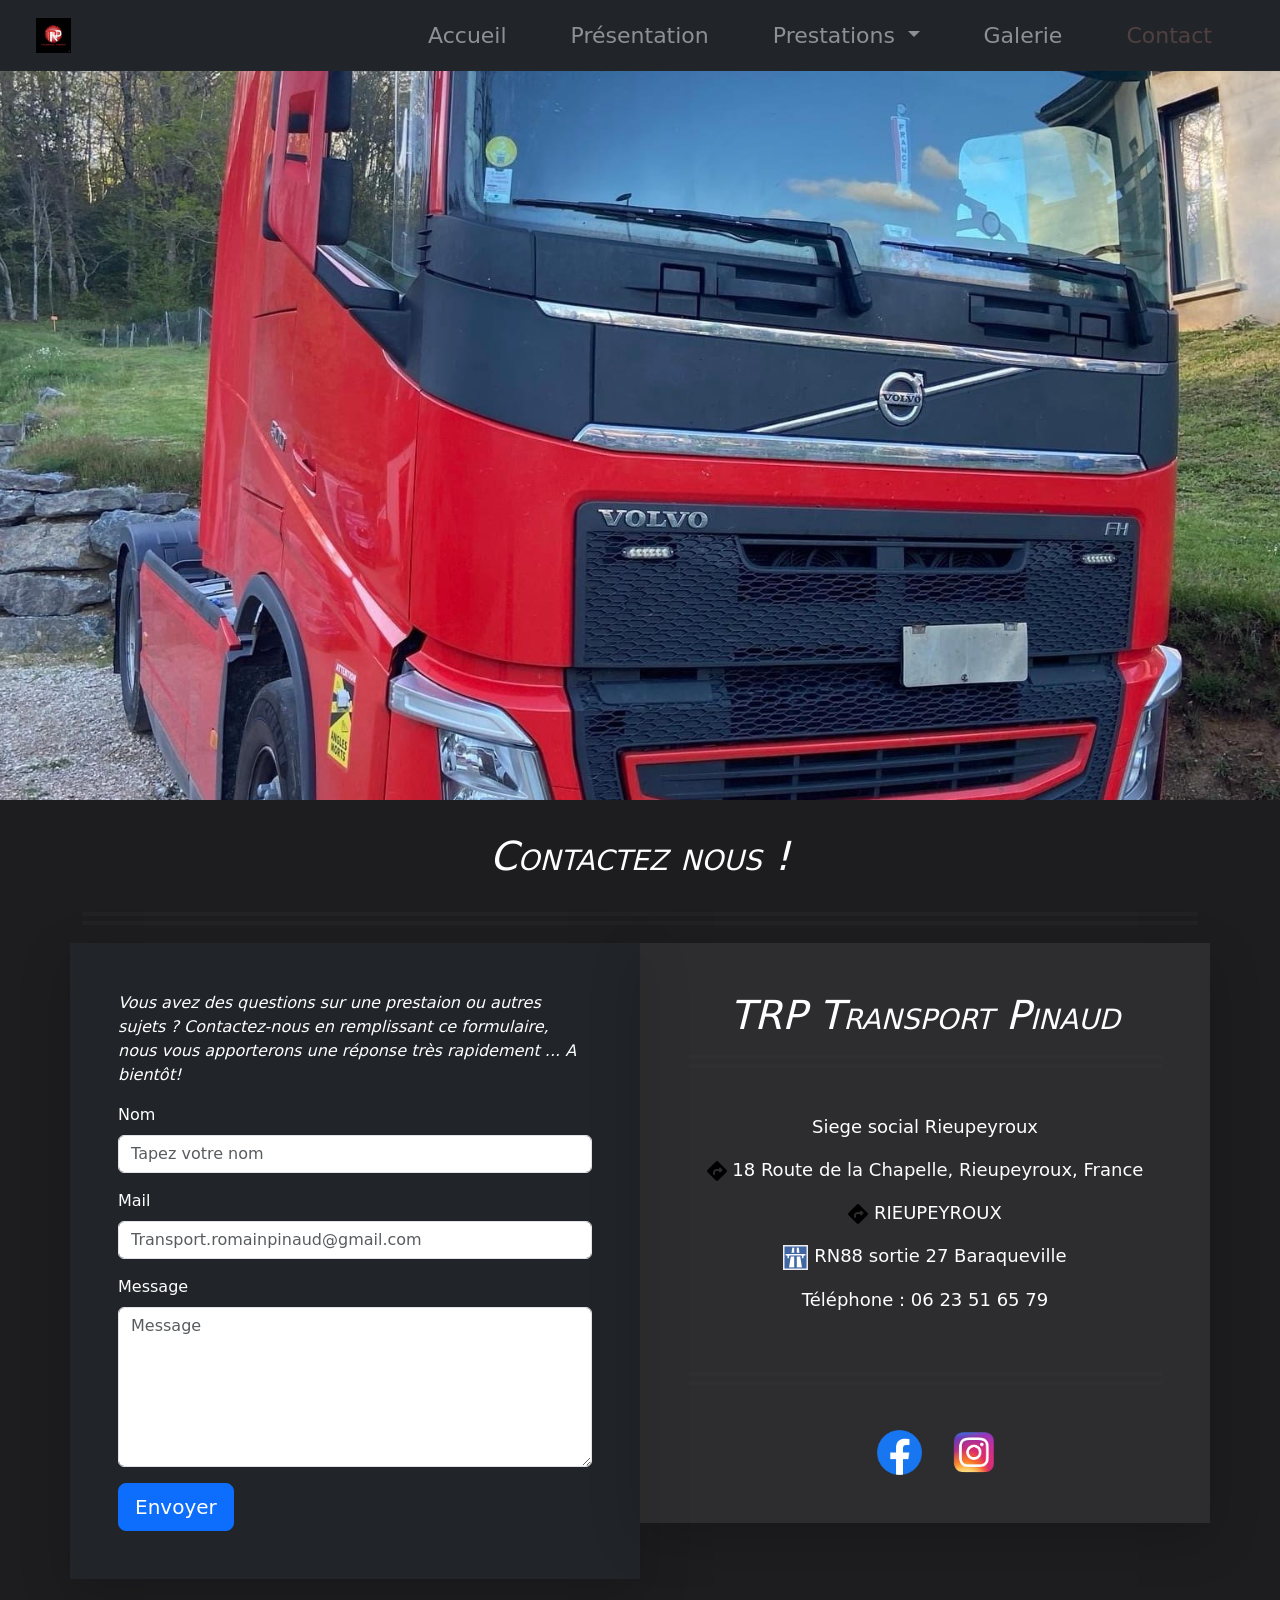
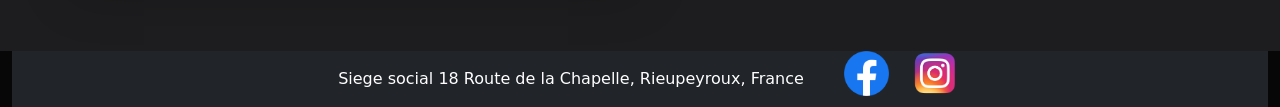
<file: trp-site-ami/contact.html>
<!DOCTYPE html>
<html lang="fr">
<head>
    <meta charset="UTF-8">
    <meta http-equiv="X-UA-Compatible" content="Google">
    <meta name="viewport" content="width=device-width, initial-scale=1.0">
    <meta name="description" content="Entreprise de transport">
    <meta name="keywords" content="vente de prestation logistique, et transport">
    <meta name="author"content="Dow">
    <meta name="robots" content="all">
    <meta property="og:locale" content="fr-FR">
    <meta property="og:type" content="website">
    <meta property="og:title" content="trp transport">
    <meta property="og:description" content="transport de marchandise  ouvert de 16h à 22h30 de Lundi à Samedi.">
    <meta property="og:image" content="https://sat94.github.io/eval-1/image/prof.webp">
    <meta property="og:image:width" content="941" />
    <meta property="og:image:height" content="657" />
    <meta property="og:url" content="https://sat94.github.io/eval-1/index.html">
    <meta property="og:site_name" content="TRP transport">
    <script src="https://cdn.jsdelivr.net/npm/bootstrap@5.0.2/dist/js/bootstrap.bundle.min.js" integrity="sha384-MrcW6ZMFYlzcLA8Nl+NtUVF0sA7MsXsP1UyJoMp4YLEuNSfAP+JcXn/tWtIaxVXM" crossorigin="anonymous"></script>
    <link href="https://cdn.jsdelivr.net/npm/bootstrap@5.0.2/dist/css/bootstrap.min.css" rel="stylesheet" integrity="sha384-EVSTQN3/azprG1Anm3QDgpJLIm9Nao0Yz1ztcQTwFspd3yD65VohhpuuCOmLASjC" crossorigin="anonymous">
    <link rel="stylesheet" href="styles.css">
    <link rel="shortcut icon" href="LOGOTRP.png" type="image/x-icon" />
    <title>TRP TRANSPORT</title>
</head>
<header>
    <nav class="navbar navbar-expand-lg navbar-light fixed-top bg-dark">
        <div class="container-fluid">
          <a class="navbar-brand" href="index.html"><img src="image/LOGOTRP.png" id="ac" class="navbar-brand ms-1 ms-md-4" height="45" alt="logo_idc"></a>
          <button class="navbar-toggler" type="button" data-bs-toggle="collapse" data-bs-target="#navbarSupportedContent" aria-controls="navbarSupportedContent" aria-expanded="false" aria-label="Toggle navigation">
            <span class="navbar-toggler-icon"></span>
          </button>
          <div class="collapse navbar-collapse" id="navbarSupportedContent">         
                <ul class="navbar-nav text-center ms-auto mb-2 mb-lg-0">
                    <li class="nav-item"><a class="nav-link me-0 me-lg-5" href="index.html">Accueil</a></li>   
                    <li class="nav-item"><a class="nav-link me-0 me-lg-5" href="presentation.html">Présentation</a></li> 
                    <li class="nav-item dropdown">
                        <a class="nav-link nav-link dropdown-toggle me-0 me-lg-5" role="button" data-bs-toggle="dropdown" aria-expanded="false">
                         Prestations
                        </a>
                        <ul class="dropdown-menu bg-dark" aria-labelledby="navbarDropdown">
                          <li><a class="dropdown-item text-center" href="planning.html">Planning</a></li>
                          <li><a class="dropdown-item text-center" href="tarif.html">Tarifs</a></li>                                              
                        </ul>
                    </li>
                    <li class="nav-item"><a class="nav-link me-0 me-lg-5" href="galerie.html">Galerie</a></li>
                    <li class="nav-item"><a class="nav-link active me-0 me-lg-5" href="contact.html">Contact</a></li>
                </ul>            
            </div>
        </div>
    </nav>  
</header>
<body>
<div>
    <img src="image/face camion.jpg" class="img-fluid w-100" id="intro">
</div>
<div class="container">
    <div class="d-flex justify-content-center">
        <h1 class="my-3 pt-3">Contactez nous !</h1>        
    </div>
    <hr>
    <div class="row">
        <div class="d-flex align-item-stretch flex-wrap col-12 order-1 col-lg-6 p-0 m-0">
            <div class="container shadow-lg bg-dark p-5"> 
            <p><i>Vous avez des questions sur une prestaion ou autres sujets ? 
            Contactez-nous en remplissant ce formulaire, nous vous apporterons une réponse très rapidement ... A bientôt!</i></p>
            <form>
                <div class="mb-3">
                  <label class="form-label" for="name">Nom</label>
                  <input class="form-control" type="text" placeholder="Tapez votre nom" />
                </div>
                <div class="mb-3">
                  <label class="form-label" for="emailAddress">Mail</label>
                  <input class="form-control" type="email" placeholder="Transport.romainpinaud@gmail.com" />
                </div>
                <div class="mb-3">
                  <label class="form-label" for="message">Message</label>
                  <textarea class="form-control" type="text" placeholder="Message" style="height: 10rem;"></textarea>
                </div>
                <button class="btn btn-primary btn-lg" type="submit">Envoyer</button>
            </form>
            </div>
        </div>
        <div class="col-12 order-0 order-lg-2 col-lg-6 p-0 m-0">
            <div class="text-center shadow-lg p-5" id="contact">
            <h1>TRP Transport Pinaud</h1><hr><br>        
            <p>Siege social Rieupeyroux</p>
            <p><img src="image/fleche.png"> 18 Route de la Chapelle, Rieupeyroux, France</p>
            <p><img src="image/fleche.png"> RIEUPEYROUX</P>
            <p><img src="image/autoroute.png"> RN88 sortie 27 Baraqueville</p>
            <p>Téléphone : 06 23 51 65 79</p></br><hr></br>
            <a class="navbar-brand" href="https://www.facebook.com//"><img src="image/facebook.png" class="navbar-brand ms-1 ms-md-4" height="45" alt="logo_omc"></a>
            <a class="navbar-brand" href="https://www.instagram.com/Pinaud371/"><img src="image/insta.png" class="navbar-brand ms-1 ms-md-4" height="45" alt="logo_omc"></a>
            </div>
        </div>
    </div>
    </br></br></br>
</div>
</body>
<footer>
<div class="container-fluid">       
    <div class="d-flex justify-content-center align-item-center bg-dark gh">
        <p class="m-0 p-3">Siege social 18 Route de la Chapelle, Rieupeyroux, France</p>
                    <a class="navbar-brand" href="https://www.facebook.com//"><img src="image/facebook.png" class="navbar-brand ms-1 ms-md-4" height="45" alt="logo_omc"></a>
                    <a class="navbar-brand" href="https://www.instagram.com/Pinaud371/"><img src="image/insta.png" class="navbar-brand ms-1 ms-md-4" height="45" alt="logo_omc"></a>
     </div>        
</div>  
</footer>
</html>
</file>
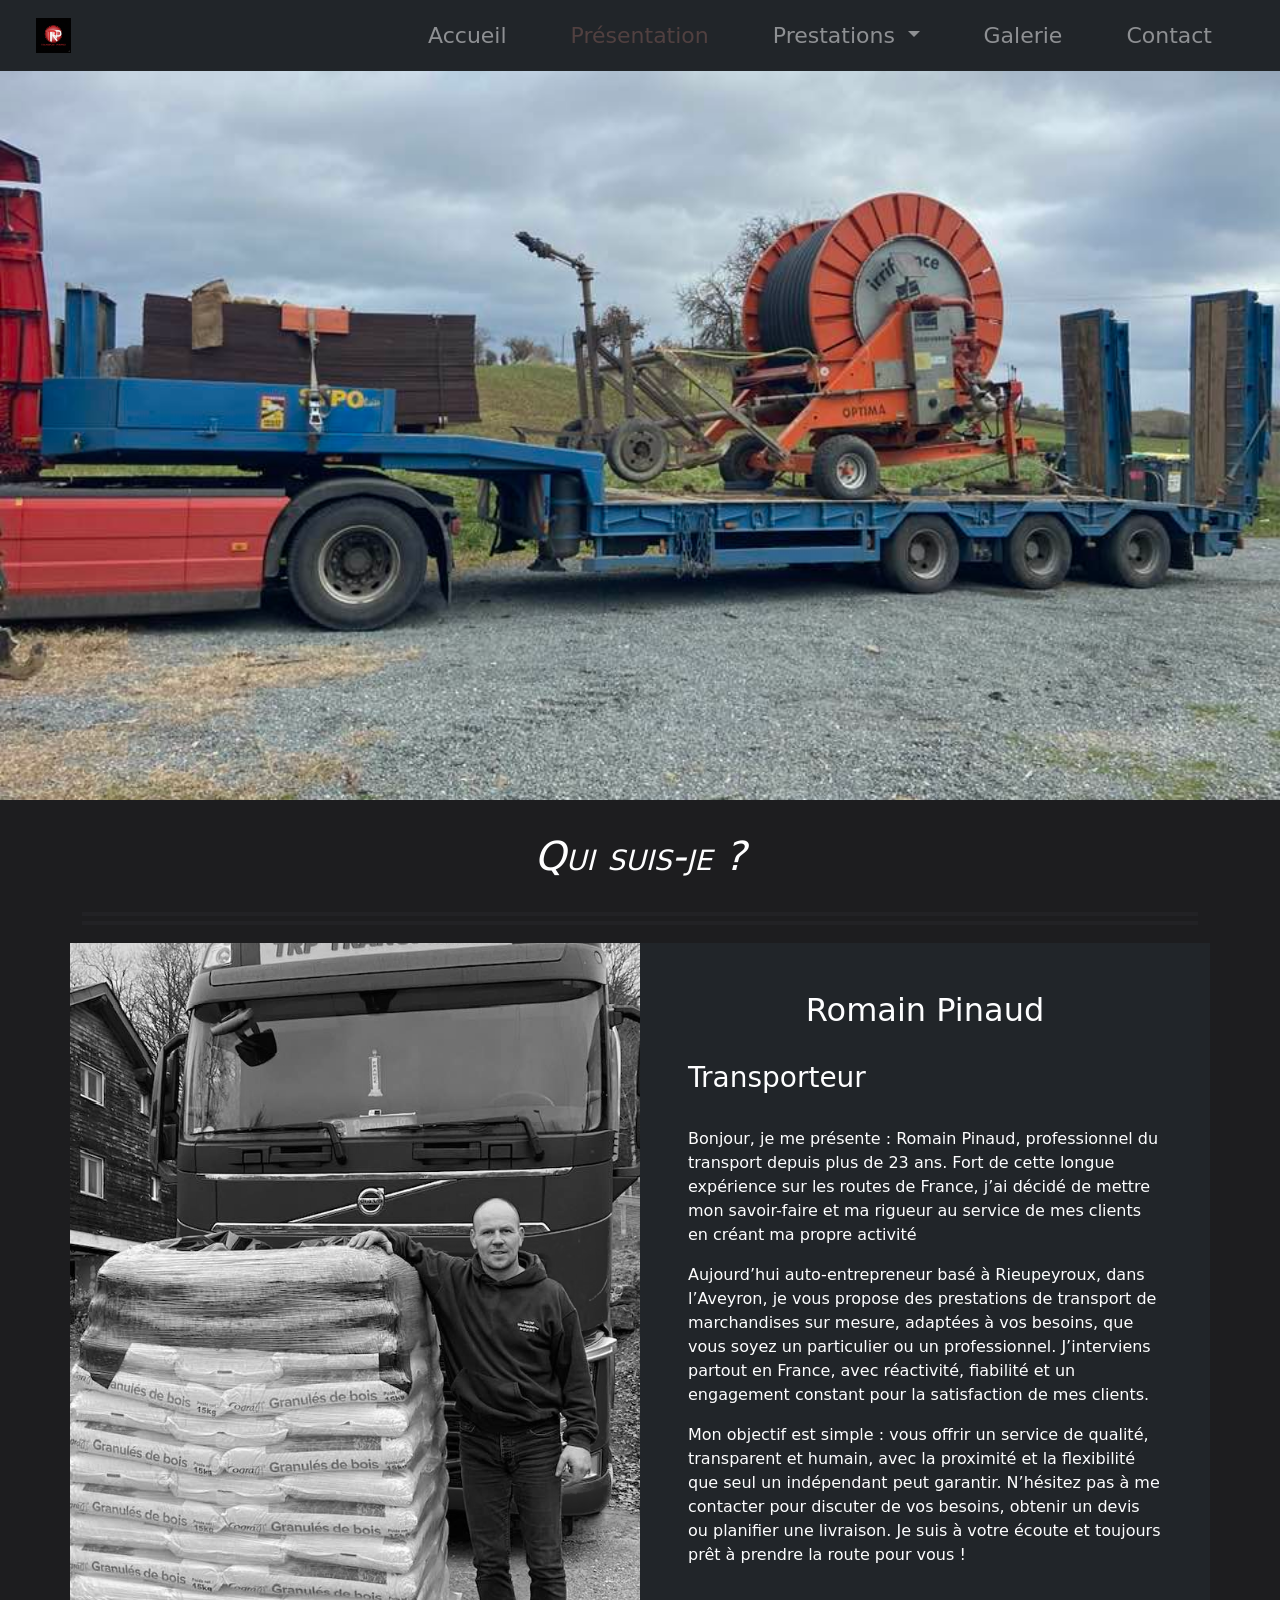
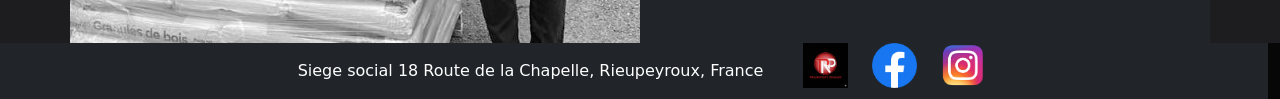
<file: trp-site-ami/presentation.html>
<!DOCTYPE html>
<html lang="fr">
<head>
    <meta charset="UTF-8">
    <meta http-equiv="X-UA-Compatible" content="Google">
    <meta name="viewport" content="width=device-width, initial-scale=1.0">
    <meta name="description" content="Entreprise de transport">
    <meta name="keywords" content="vente de prestation logistique, et transport">
    <meta name="author"content="Dow">
    <meta name="robots" content="all">
    <meta property="og:locale" content="fr-FR">
    <meta property="og:type" content="website">
    <meta property="og:title" content="trp transport">
    <meta property="og:description" content="transport de marchandise  ouvert de 16h à 22h30 de Lundi à Samedi.">
    <meta property="og:image" content="https://sat94.github.io/eval-1/image/prof.webp">
    <meta property="og:image:width" content="941" />
    <meta property="og:image:height" content="657" />
    <meta property="og:url" content="https://sat94.github.io/eval-1/index.html">
    <meta property="og:site_name" content="TRP transport">
    <script src="https://cdn.jsdelivr.net/npm/bootstrap@5.0.2/dist/js/bootstrap.bundle.min.js" integrity="sha384-MrcW6ZMFYlzcLA8Nl+NtUVF0sA7MsXsP1UyJoMp4YLEuNSfAP+JcXn/tWtIaxVXM" crossorigin="anonymous"></script>
    <link href="https://cdn.jsdelivr.net/npm/bootstrap@5.0.2/dist/css/bootstrap.min.css" rel="stylesheet" integrity="sha384-EVSTQN3/azprG1Anm3QDgpJLIm9Nao0Yz1ztcQTwFspd3yD65VohhpuuCOmLASjC" crossorigin="anonymous">
    <link rel="stylesheet" href="styles.css">
    <link rel="shortcut icon" href="LOGOTRP.png" type="image/x-icon" />
    <title>TRP TRANSPORT</title>
</head>
<header>
    <nav class="navbar navbar-expand-lg navbar-light fixed-top bg-dark">
        <div class="container-fluid">
          <a class="navbar-brand" href="index.html"><img src="image/LOGOTRP.png" class="navbar-brand ms-1 ms-md-4" height="45" alt="logo_idc"></a>
          <button class="navbar-toggler" type="button" data-bs-toggle="collapse" data-bs-target="#navbarSupportedContent" aria-controls="navbarSupportedContent" aria-expanded="false" aria-label="Toggle navigation">
            <span class="navbar-toggler-icon"></span>
          </button>
          <div class="collapse navbar-collapse" id="navbarSupportedContent">         
                <ul class="navbar-nav text-center ms-auto mb-2 mb-lg-0">
                    <li class="nav-item"><a class="nav-link me-0 me-lg-5" href="index.html">Accueil</a></li>   
                    <li class="nav-item"><a class="nav-link active me-0 me-lg-5" href="professeur.html">Présentation</a></li> 
                    <li class="nav-item dropdown">
                        <a class="nav-link nav-link dropdown-toggle me-0 me-lg-5" role="button" data-bs-toggle="dropdown" aria-expanded="false">
                         Prestations
                        </a>
                        <ul class="dropdown-menu bg-dark" aria-labelledby="navbarDropdown">
                          <li><a class="dropdown-item text-center" href="planning.html">Planning</a></li>
                          <li><a class="dropdown-item text-center" href="tarif.html">Tarifs</a></li>                                              
                        </ul>
                      </li>
                    <li class="nav-item"><a class="nav-link me-0 me-lg-5" href="galerie.html">Galerie</a></li>
                    <li class="nav-item"><a class="nav-link me-0 me-lg-5" href="contact.html">Contact</a></li>
                </ul>            
            </div>
        </div>
    </nav>
</header>
<body>  
<div>
    <img src="image/stock.jpg" class="img-fluid w-100" id="intro" alt="groupe de danse">
</div>  
<div class="container">
    <div class="d-flex justify-content-center">
        <h1 class="my-3 pt-3">Qui suis-je ?</h1>        
    </div>
    <hr>
    <div class="row d-flex justify-content-center">  
        <div class="d-flex align-item-stretch flex-wrap  col-12 col-lg-6 p-0 m-0">    
            <img src="image/grannulé.jpg" class="img-fluid img-teacher" alt="Laura">
        </div> 
        <div class="col-12 col-lg-6 bg-dark p-5">
            <h2 class="d-flex justify-content-center">Romain Pinaud</h2></br>
            <h3>Transporteur</h3></br>
            <p>Bonjour, je me présente : Romain Pinaud, professionnel du transport depuis plus de 23 ans. Fort de cette longue expérience sur les routes de France, j’ai décidé de mettre mon savoir-faire et ma rigueur au service de mes clients en créant ma propre activité</p>
            <p>Aujourd’hui auto-entrepreneur basé à Rieupeyroux, dans l’Aveyron, je vous propose des prestations de transport de marchandises sur mesure, adaptées à vos besoins, que vous soyez un particulier ou un professionnel. J’interviens partout en France, avec réactivité, fiabilité et un engagement constant pour la satisfaction de mes clients.</p>

          <p>Mon objectif est simple : vous offrir un service de qualité, transparent et humain, avec la proximité et la flexibilité que seul un indépendant peut garantir.

N’hésitez pas à me contacter pour discuter de vos besoins, obtenir un devis ou planifier une livraison. Je suis à votre écoute et toujours prêt à prendre la route pour vous !</p>

        </div>
    </div>
    </div>
</div>
</body>
<footer>
    <div class="container-fluid ps-0">       
            <div class="d-flex justify-content-center align-item-center bg-dark gh">
                <p class="m-0 p-3">Siege social 18 Route de la Chapelle, Rieupeyroux, France</p>
                <a class="navbar-brand" href="index.html"><img src="image/LOGOTRP.png" class="navbar-brand ms-1 ms-md-4" height="45" alt="logo idc_blanc"></a>
            <a class="navbar-brand" href="https://www.facebook.com//"><img src="image/facebook.png" class="navbar-brand ms-1 ms-md-4" height="45" alt="logo_omc"></a>
            <a class="navbar-brand" href="https://www.instagram.com/Pinaud371/"><img src="image/insta.png" class="navbar-brand ms-1 ms-md-4" height="45" alt="logo_omc"></a>
            </div>        
    </div>  
</footer>
</html>
</file>
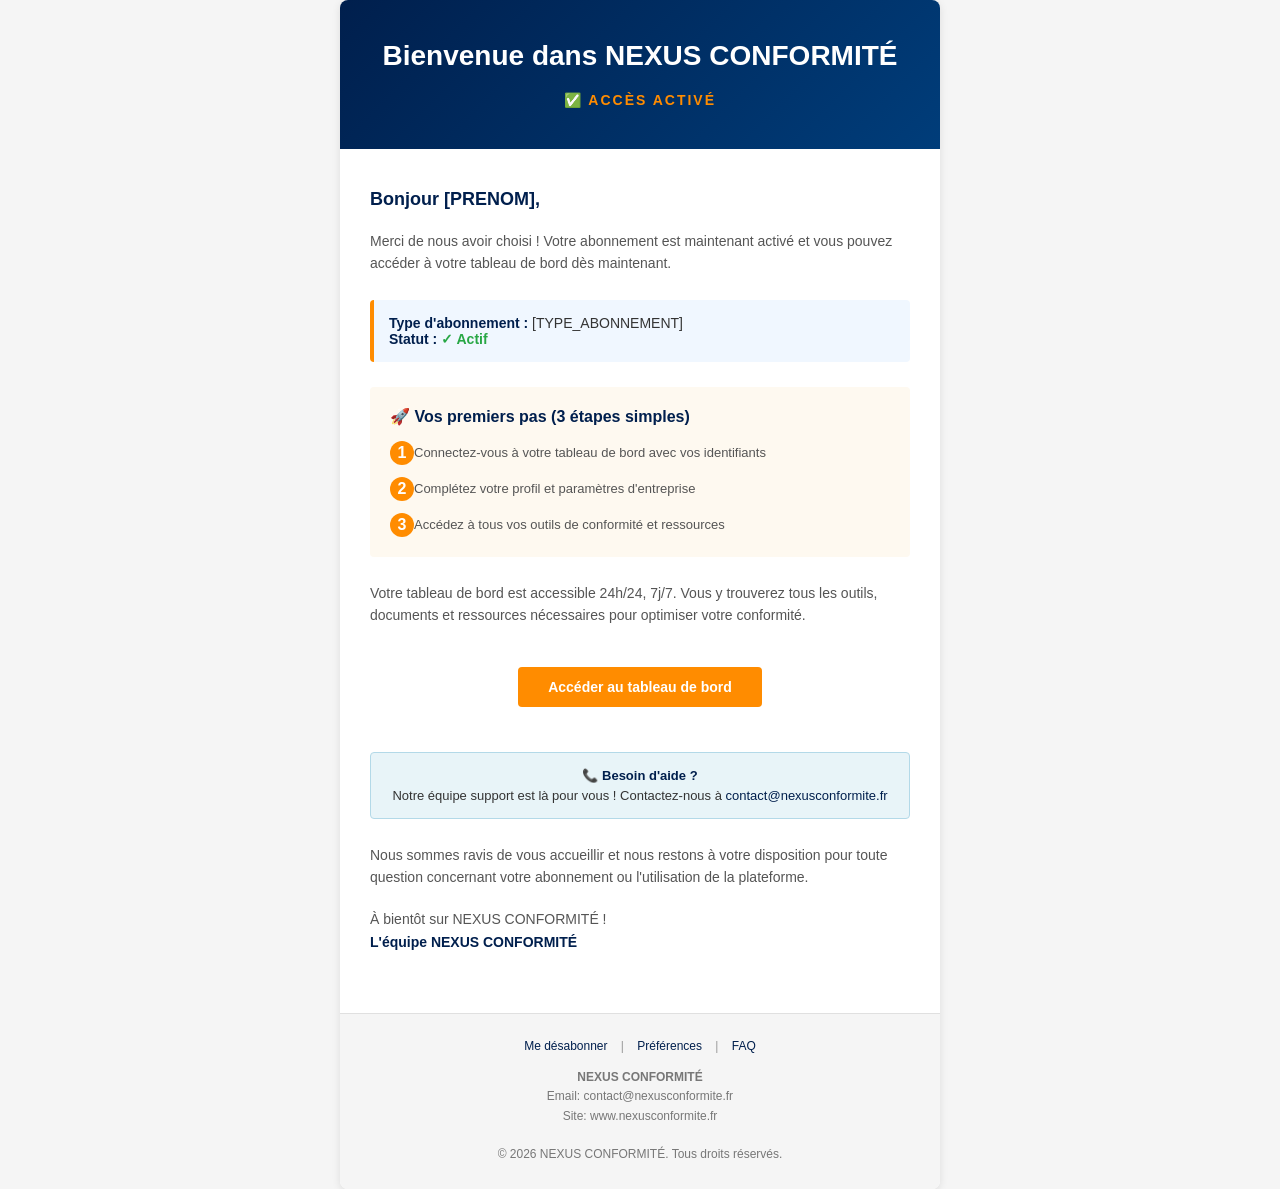
<file: nexus-conformite/NEXUS-N8N/email-templates/EMAIL-Confirmation-Abonnement.html>
<!DOCTYPE html>
<html lang="fr">
<head>
    <meta charset="UTF-8">
    <meta name="viewport" content="width=device-width, initial-scale=1.0">
    <title>Bienvenue dans NEXUS CONFORMITÉ</title>
    <style>
        * {
            margin: 0;
            padding: 0;
        }
        body {
            font-family: 'Segoe UI', Tahoma, Geneva, Verdana, sans-serif;
            background-color: #f5f5f5;
            color: #333;
        }
        .container {
            max-width: 600px;
            margin: 0 auto;
            background-color: #ffffff;
            border-radius: 8px;
            box-shadow: 0 2px 8px rgba(0, 0, 0, 0.1);
            overflow: hidden;
        }
        .header {
            background: linear-gradient(135deg, #001f4d 0%, #003d7a 100%);
            color: white;
            padding: 40px 20px;
            text-align: center;
        }
        .header h1 {
            font-size: 28px;
            margin-bottom: 10px;
            font-weight: bold;
        }
        .logo {
            display: inline-block;
            font-size: 14px;
            letter-spacing: 2px;
            color: #ff8c00;
            font-weight: bold;
            margin-top: 10px;
        }
        .content {
            padding: 40px 30px;
        }
        .greeting {
            font-size: 18px;
            color: #001f4d;
            margin-bottom: 20px;
            font-weight: bold;
        }
        .text-block {
            font-size: 14px;
            line-height: 1.6;
            color: #555;
            margin-bottom: 20px;
        }
        .subscription-info {
            background-color: #f0f7ff;
            border-left: 4px solid #ff8c00;
            padding: 15px;
            margin: 25px 0;
            border-radius: 4px;
            font-size: 14px;
        }
        .subscription-info strong {
            color: #001f4d;
        }
        .steps {
            background-color: #fef9f0;
            padding: 20px;
            border-radius: 4px;
            margin: 25px 0;
            font-size: 13px;
        }
        .steps h3 {
            color: #001f4d;
            font-size: 16px;
            margin-bottom: 15px;
        }
        .step {
            margin-bottom: 12px;
            display: flex;
            align-items: flex-start;
        }
        .step-number {
            background-color: #ff8c00;
            color: white;
            width: 24px;
            height: 24px;
            border-radius: 50%;
            display: flex;
            align-items: center;
            justify-content: center;
            font-weight: bold;
            margin-right: 12px;
            flex-shrink: 0;
        }
        .step-text {
            flex: 1;
            line-height: 1.5;
            color: #555;
        }
        .cta-button {
            display: inline-block;
            background-color: #ff8c00;
            color: white;
            padding: 12px 30px;
            text-decoration: none;
            border-radius: 4px;
            font-weight: bold;
            font-size: 14px;
            margin: 20px 0;
            text-align: center;
        }
        .cta-button:hover {
            background-color: #e67e00;
        }
        .support {
            background-color: #e8f4f8;
            border: 1px solid #b3d9e8;
            padding: 15px;
            border-radius: 4px;
            margin: 25px 0;
            font-size: 13px;
            text-align: center;
        }
        .support strong {
            color: #001f4d;
            display: block;
            margin-bottom: 5px;
        }
        .divider {
            height: 1px;
            background-color: #e0e0e0;
            margin: 30px 0;
        }
        .footer {
            background-color: #f5f5f5;
            padding: 25px 30px;
            font-size: 12px;
            color: #999;
            text-align: center;
            border-top: 1px solid #e0e0e0;
        }
        .footer-links {
            margin-bottom: 15px;
        }
        .footer-links a {
            color: #001f4d;
            text-decoration: none;
            margin: 0 10px;
        }
        .footer-links a:hover {
            text-decoration: underline;
        }
        .company-info {
            margin-top: 15px;
            line-height: 1.6;
            color: #777;
        }
        .checkmark {
            color: #28a745;
            font-weight: bold;
        }
    </style>
</head>
<body>
    <table class="container" cellpadding="0" cellspacing="0" border="0" style="max-width: 600px; margin: 0 auto; background-color: #ffffff; border-radius: 8px; box-shadow: 0 2px 8px rgba(0, 0, 0, 0.1); overflow: hidden;">
        <!-- HEADER -->
        <tr>
            <td class="header" style="background: linear-gradient(135deg, #001f4d 0%, #003d7a 100%); color: white; padding: 40px 20px; text-align: center;">
                <h1 style="font-size: 28px; margin-bottom: 10px; font-weight: bold; color: white;">Bienvenue dans NEXUS CONFORMITÉ</h1>
                <div class="logo" style="display: inline-block; font-size: 14px; letter-spacing: 2px; color: #ff8c00; font-weight: bold; margin-top: 10px;">✅ ACCÈS ACTIVÉ</div>
            </td>
        </tr>

        <!-- CONTENT -->
        <tr>
            <td style="padding: 40px 30px;">
                <p class="greeting" style="font-size: 18px; color: #001f4d; margin-bottom: 20px; font-weight: bold;">Bonjour [PRENOM],</p>

                <p class="text-block" style="font-size: 14px; line-height: 1.6; color: #555; margin-bottom: 20px;">
                    Merci de nous avoir choisi ! Votre abonnement est maintenant activé et vous pouvez accéder à votre tableau de bord dès maintenant.
                </p>

                <!-- SUBSCRIPTION INFO -->
                <table cellpadding="0" cellspacing="0" border="0" style="width: 100%; margin: 25px 0;">
                    <tr>
                        <td style="background-color: #f0f7ff; border-left: 4px solid #ff8c00; padding: 15px; border-radius: 4px; font-size: 14px;">
                            <strong style="color: #001f4d;">Type d'abonnement :</strong> [TYPE_ABONNEMENT]<br>
                            <strong style="color: #001f4d;">Statut :</strong> <span class="checkmark" style="color: #28a745; font-weight: bold;">✓ Actif</span>
                        </td>
                    </tr>
                </table>

                <!-- FIRST STEPS -->
                <table cellpadding="0" cellspacing="0" border="0" style="width: 100%; background-color: #fef9f0; padding: 20px; border-radius: 4px; margin: 25px 0;">
                    <tr>
                        <td>
                            <h3 style="color: #001f4d; font-size: 16px; margin-bottom: 15px;">🚀 Vos premiers pas (3 étapes simples)</h3>

                            <table cellpadding="0" cellspacing="0" border="0" style="width: 100%; margin-bottom: 12px;">
                                <tr>
                                    <td style="background-color: #ff8c00; color: white; width: 24px; height: 24px; border-radius: 50%; text-align: center; font-weight: bold; vertical-align: middle; margin-right: 12px;">1</td>
                                    <td style="font-size: 13px; color: #555; line-height: 1.5;">Connectez-vous à votre tableau de bord avec vos identifiants</td>
                                </tr>
                            </table>

                            <table cellpadding="0" cellspacing="0" border="0" style="width: 100%; margin-bottom: 12px;">
                                <tr>
                                    <td style="background-color: #ff8c00; color: white; width: 24px; height: 24px; border-radius: 50%; text-align: center; font-weight: bold; vertical-align: middle; margin-right: 12px;">2</td>
                                    <td style="font-size: 13px; color: #555; line-height: 1.5;">Complétez votre profil et paramètres d'entreprise</td>
                                </tr>
                            </table>

                            <table cellpadding="0" cellspacing="0" border="0" style="width: 100%;">
                                <tr>
                                    <td style="background-color: #ff8c00; color: white; width: 24px; height: 24px; border-radius: 50%; text-align: center; font-weight: bold; vertical-align: middle; margin-right: 12px;">3</td>
                                    <td style="font-size: 13px; color: #555; line-height: 1.5;">Accédez à tous vos outils de conformité et ressources</td>
                                </tr>
                            </table>
                        </td>
                    </tr>
                </table>

                <p class="text-block" style="font-size: 14px; line-height: 1.6; color: #555; margin-bottom: 20px;">
                    Votre tableau de bord est accessible 24h/24, 7j/7. Vous y trouverez tous les outils, documents et ressources nécessaires pour optimiser votre conformité.
                </p>

                <!-- CTA BUTTON -->
                <center>
                    <a href="[LIEN_TABLEAU_BORD]" class="cta-button" style="display: inline-block; background-color: #ff8c00; color: white; padding: 12px 30px; text-decoration: none; border-radius: 4px; font-weight: bold; font-size: 14px; margin: 20px 0;">Accéder au tableau de bord</a>
                </center>

                <!-- SUPPORT -->
                <table cellpadding="0" cellspacing="0" border="0" style="width: 100%; background-color: #e8f4f8; border: 1px solid #b3d9e8; padding: 15px; border-radius: 4px; margin: 25px 0; font-size: 13px; text-align: center;">
                    <tr>
                        <td>
                            <strong style="color: #001f4d; display: block; margin-bottom: 5px;">📞 Besoin d'aide ?</strong>
                            Notre équipe support est là pour vous ! Contactez-nous à <a href="mailto:contact@nexusconformite.fr" style="color: #001f4d; text-decoration: none;">contact@nexusconformite.fr</a>
                        </td>
                    </tr>
                </table>

                <p class="text-block" style="font-size: 14px; line-height: 1.6; color: #555; margin-bottom: 20px;">
                    Nous sommes ravis de vous accueillir et nous restons à votre disposition pour toute question concernant votre abonnement ou l'utilisation de la plateforme.
                </p>

                <p class="text-block" style="font-size: 14px; line-height: 1.6; color: #555; margin-bottom: 20px;">
                    À bientôt sur NEXUS CONFORMITÉ !<br>
                    <strong style="color: #001f4d;">L'équipe NEXUS CONFORMITÉ</strong>
                </p>
            </td>
        </tr>

        <!-- FOOTER -->
        <tr>
            <td class="footer" style="background-color: #f5f5f5; padding: 25px 30px; font-size: 12px; color: #999; text-align: center; border-top: 1px solid #e0e0e0;">
                <div class="footer-links" style="margin-bottom: 15px;">
                    <a href="[LIEN_DESABONNEMENT]" style="color: #001f4d; text-decoration: none; margin: 0 10px;">Me désabonner</a> |
                    <a href="[LIEN_PREFERENCES]" style="color: #001f4d; text-decoration: none; margin: 0 10px;">Préférences</a> |
                    <a href="[LIEN_FAQ]" style="color: #001f4d; text-decoration: none; margin: 0 10px;">FAQ</a>
                </div>
                <div class="company-info" style="margin-top: 15px; line-height: 1.6; color: #777;">
                    <strong>NEXUS CONFORMITÉ</strong><br>
                    Email: contact@nexusconformite.fr<br>
                    Site: www.nexusconformite.fr<br>
                    <br>
                    © 2026 NEXUS CONFORMITÉ. Tous droits réservés.
                </div>
            </td>
        </tr>
    </table>
</body>
</html>
</file>
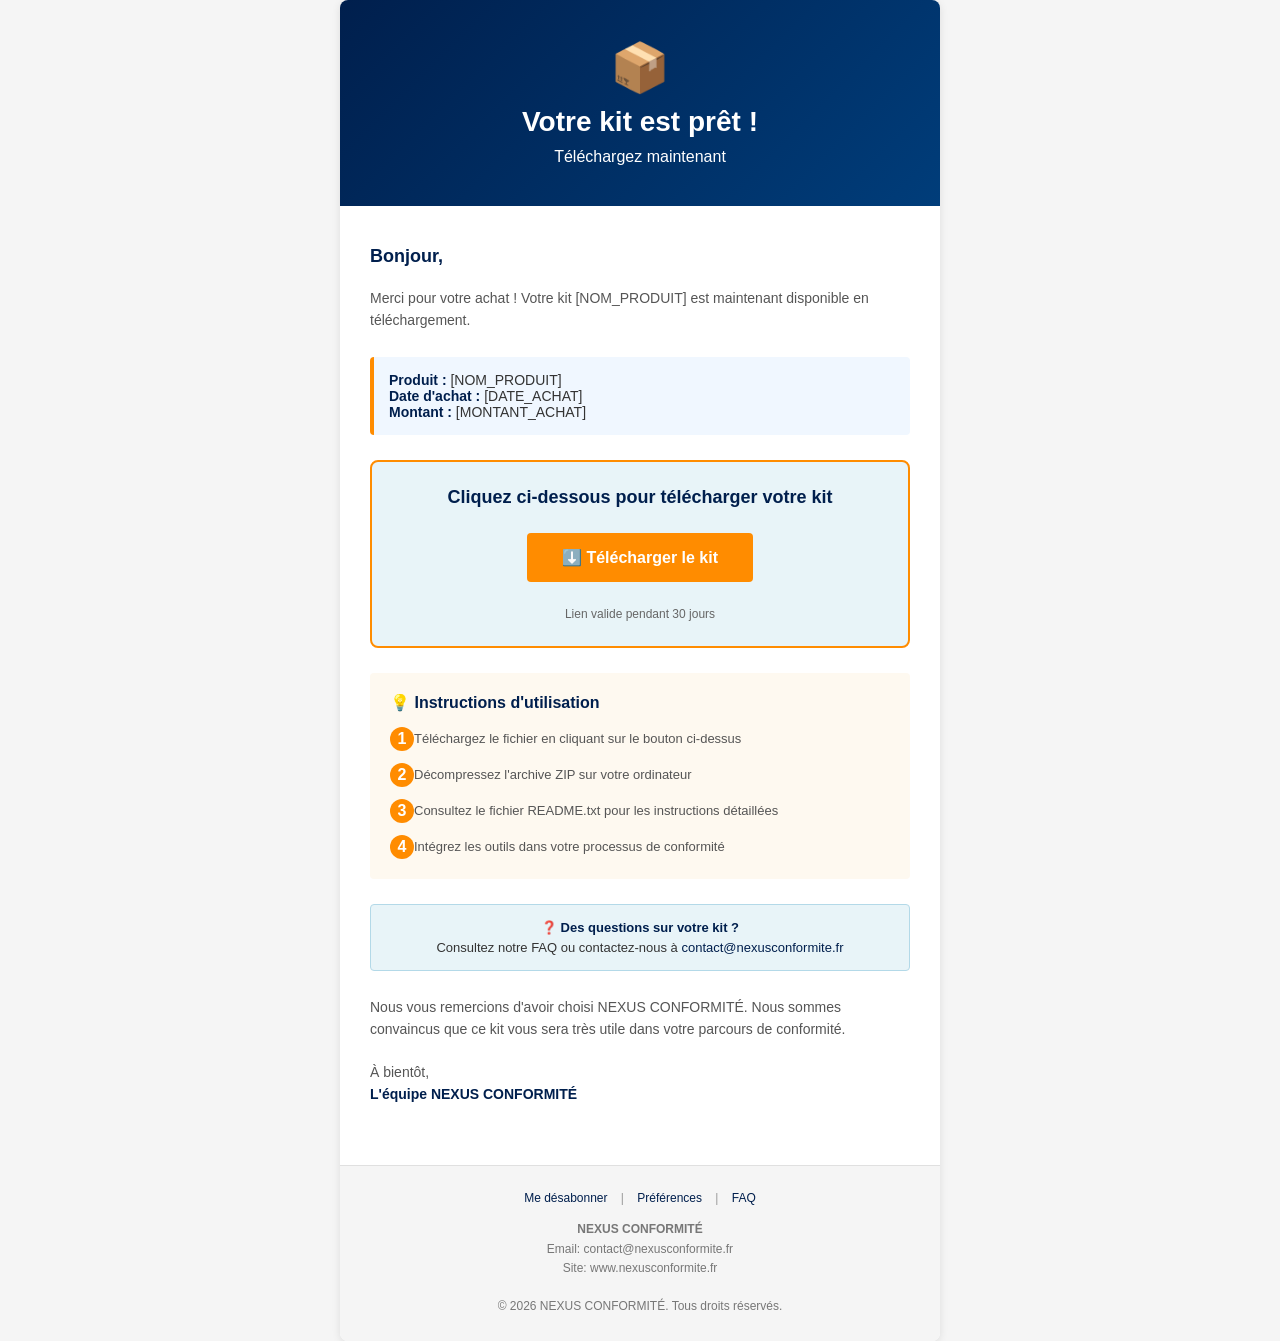
<file: nexus-conformite/NEXUS-N8N/email-templates/EMAIL-Livraison-Gumroad.html>
<!DOCTYPE html>
<html lang="fr">
<head>
    <meta charset="UTF-8">
    <meta name="viewport" content="width=device-width, initial-scale=1.0">
    <title>Votre kit est prêt à télécharger</title>
    <style>
        * {
            margin: 0;
            padding: 0;
        }
        body {
            font-family: 'Segoe UI', Tahoma, Geneva, Verdana, sans-serif;
            background-color: #f5f5f5;
            color: #333;
        }
        .container {
            max-width: 600px;
            margin: 0 auto;
            background-color: #ffffff;
            border-radius: 8px;
            box-shadow: 0 2px 8px rgba(0, 0, 0, 0.1);
            overflow: hidden;
        }
        .header {
            background: linear-gradient(135deg, #001f4d 0%, #003d7a 100%);
            color: white;
            padding: 40px 20px;
            text-align: center;
        }
        .header h1 {
            font-size: 28px;
            margin-bottom: 10px;
            font-weight: bold;
        }
        .header-icon {
            font-size: 48px;
            margin-bottom: 10px;
        }
        .logo {
            display: inline-block;
            font-size: 14px;
            letter-spacing: 2px;
            color: #ff8c00;
            font-weight: bold;
            margin-top: 10px;
        }
        .content {
            padding: 40px 30px;
        }
        .greeting {
            font-size: 18px;
            color: #001f4d;
            margin-bottom: 20px;
            font-weight: bold;
        }
        .text-block {
            font-size: 14px;
            line-height: 1.6;
            color: #555;
            margin-bottom: 20px;
        }
        .order-info {
            background-color: #f0f7ff;
            border-left: 4px solid #ff8c00;
            padding: 15px;
            margin: 25px 0;
            border-radius: 4px;
            font-size: 14px;
        }
        .order-info strong {
            color: #001f4d;
        }
        .download-box {
            background-color: #e8f4f8;
            border: 2px solid #ff8c00;
            padding: 25px;
            border-radius: 8px;
            margin: 25px 0;
            text-align: center;
        }
        .download-box h3 {
            color: #001f4d;
            font-size: 18px;
            margin-bottom: 15px;
        }
        .download-button {
            display: inline-block;
            background-color: #ff8c00;
            color: white;
            padding: 15px 35px;
            text-decoration: none;
            border-radius: 4px;
            font-weight: bold;
            font-size: 16px;
            margin: 10px 0;
            text-align: center;
        }
        .download-button:hover {
            background-color: #e67e00;
        }
        .instructions {
            background-color: #fef9f0;
            padding: 20px;
            border-radius: 4px;
            margin: 25px 0;
            font-size: 13px;
        }
        .instructions h3 {
            color: #001f4d;
            font-size: 16px;
            margin-bottom: 15px;
        }
        .instruction-item {
            margin-bottom: 12px;
            display: flex;
            align-items: flex-start;
        }
        .instruction-number {
            background-color: #ff8c00;
            color: white;
            width: 24px;
            height: 24px;
            border-radius: 50%;
            display: flex;
            align-items: center;
            justify-content: center;
            font-weight: bold;
            margin-right: 12px;
            flex-shrink: 0;
        }
        .instruction-text {
            flex: 1;
            line-height: 1.5;
            color: #555;
        }
        .support {
            background-color: #e8f4f8;
            border: 1px solid #b3d9e8;
            padding: 15px;
            border-radius: 4px;
            margin: 25px 0;
            font-size: 13px;
            text-align: center;
        }
        .support strong {
            color: #001f4d;
            display: block;
            margin-bottom: 5px;
        }
        .footer {
            background-color: #f5f5f5;
            padding: 25px 30px;
            font-size: 12px;
            color: #999;
            text-align: center;
            border-top: 1px solid #e0e0e0;
        }
        .footer-links {
            margin-bottom: 15px;
        }
        .footer-links a {
            color: #001f4d;
            text-decoration: none;
            margin: 0 10px;
        }
        .footer-links a:hover {
            text-decoration: underline;
        }
        .company-info {
            margin-top: 15px;
            line-height: 1.6;
            color: #777;
        }
    </style>
</head>
<body>
    <table class="container" cellpadding="0" cellspacing="0" border="0" style="max-width: 600px; margin: 0 auto; background-color: #ffffff; border-radius: 8px; box-shadow: 0 2px 8px rgba(0, 0, 0, 0.1); overflow: hidden;">
        <!-- HEADER -->
        <tr>
            <td class="header" style="background: linear-gradient(135deg, #001f4d 0%, #003d7a 100%); color: white; padding: 40px 20px; text-align: center;">
                <div style="font-size: 48px; margin-bottom: 10px;">📦</div>
                <h1 style="font-size: 28px; margin-bottom: 10px; font-weight: bold; color: white;">Votre kit est prêt !</h1>
                <p style="margin: 0; font-size: 16px;">Téléchargez maintenant</p>
            </td>
        </tr>

        <!-- CONTENT -->
        <tr>
            <td style="padding: 40px 30px;">
                <p class="greeting" style="font-size: 18px; color: #001f4d; margin-bottom: 20px; font-weight: bold;">Bonjour,</p>

                <p class="text-block" style="font-size: 14px; line-height: 1.6; color: #555; margin-bottom: 20px;">
                    Merci pour votre achat ! Votre kit [NOM_PRODUIT] est maintenant disponible en téléchargement.
                </p>

                <!-- ORDER INFO -->
                <table cellpadding="0" cellspacing="0" border="0" style="width: 100%; margin: 25px 0;">
                    <tr>
                        <td style="background-color: #f0f7ff; border-left: 4px solid #ff8c00; padding: 15px; border-radius: 4px; font-size: 14px;">
                            <strong style="color: #001f4d;">Produit :</strong> [NOM_PRODUIT]<br>
                            <strong style="color: #001f4d;">Date d'achat :</strong> [DATE_ACHAT]<br>
                            <strong style="color: #001f4d;">Montant :</strong> [MONTANT_ACHAT]
                        </td>
                    </tr>
                </table>

                <!-- DOWNLOAD SECTION -->
                <table cellpadding="0" cellspacing="0" border="0" style="width: 100%; background-color: #e8f4f8; border: 2px solid #ff8c00; padding: 25px; border-radius: 8px; margin: 25px 0; text-align: center;">
                    <tr>
                        <td>
                            <h3 style="color: #001f4d; font-size: 18px; margin-bottom: 15px;">Cliquez ci-dessous pour télécharger votre kit</h3>
                            <a href="[LIEN_TELECHARGEMENT]" style="display: inline-block; background-color: #ff8c00; color: white; padding: 15px 35px; text-decoration: none; border-radius: 4px; font-weight: bold; font-size: 16px; margin: 10px 0;">⬇️ Télécharger le kit</a>
                            <p style="margin-top: 15px; font-size: 12px; color: #666;">Lien valide pendant 30 jours</p>
                        </td>
                    </tr>
                </table>

                <!-- INSTRUCTIONS -->
                <table cellpadding="0" cellspacing="0" border="0" style="width: 100%; background-color: #fef9f0; padding: 20px; border-radius: 4px; margin: 25px 0;">
                    <tr>
                        <td>
                            <h3 style="color: #001f4d; font-size: 16px; margin-bottom: 15px;">💡 Instructions d'utilisation</h3>

                            <table cellpadding="0" cellspacing="0" border="0" style="width: 100%; margin-bottom: 12px;">
                                <tr>
                                    <td style="background-color: #ff8c00; color: white; width: 24px; height: 24px; border-radius: 50%; text-align: center; font-weight: bold; vertical-align: middle; margin-right: 12px;">1</td>
                                    <td style="font-size: 13px; color: #555; line-height: 1.5;">Téléchargez le fichier en cliquant sur le bouton ci-dessus</td>
                                </tr>
                            </table>

                            <table cellpadding="0" cellspacing="0" border="0" style="width: 100%; margin-bottom: 12px;">
                                <tr>
                                    <td style="background-color: #ff8c00; color: white; width: 24px; height: 24px; border-radius: 50%; text-align: center; font-weight: bold; vertical-align: middle; margin-right: 12px;">2</td>
                                    <td style="font-size: 13px; color: #555; line-height: 1.5;">Décompressez l'archive ZIP sur votre ordinateur</td>
                                </tr>
                            </table>

                            <table cellpadding="0" cellspacing="0" border="0" style="width: 100%; margin-bottom: 12px;">
                                <tr>
                                    <td style="background-color: #ff8c00; color: white; width: 24px; height: 24px; border-radius: 50%; text-align: center; font-weight: bold; vertical-align: middle; margin-right: 12px;">3</td>
                                    <td style="font-size: 13px; color: #555; line-height: 1.5;">Consultez le fichier README.txt pour les instructions détaillées</td>
                                </tr>
                            </table>

                            <table cellpadding="0" cellspacing="0" border="0" style="width: 100%;">
                                <tr>
                                    <td style="background-color: #ff8c00; color: white; width: 24px; height: 24px; border-radius: 50%; text-align: center; font-weight: bold; vertical-align: middle; margin-right: 12px;">4</td>
                                    <td style="font-size: 13px; color: #555; line-height: 1.5;">Intégrez les outils dans votre processus de conformité</td>
                                </tr>
                            </table>
                        </td>
                    </tr>
                </table>

                <!-- SUPPORT -->
                <table cellpadding="0" cellspacing="0" border="0" style="width: 100%; background-color: #e8f4f8; border: 1px solid #b3d9e8; padding: 15px; border-radius: 4px; margin: 25px 0; font-size: 13px; text-align: center;">
                    <tr>
                        <td>
                            <strong style="color: #001f4d; display: block; margin-bottom: 5px;">❓ Des questions sur votre kit ?</strong>
                            Consultez notre FAQ ou contactez-nous à <a href="mailto:contact@nexusconformite.fr" style="color: #001f4d; text-decoration: none;">contact@nexusconformite.fr</a>
                        </td>
                    </tr>
                </table>

                <p class="text-block" style="font-size: 14px; line-height: 1.6; color: #555; margin-bottom: 20px;">
                    Nous vous remercions d'avoir choisi NEXUS CONFORMITÉ. Nous sommes convaincus que ce kit vous sera très utile dans votre parcours de conformité.
                </p>

                <p class="text-block" style="font-size: 14px; line-height: 1.6; color: #555; margin-bottom: 20px;">
                    À bientôt,<br>
                    <strong style="color: #001f4d;">L'équipe NEXUS CONFORMITÉ</strong>
                </p>
            </td>
        </tr>

        <!-- FOOTER -->
        <tr>
            <td class="footer" style="background-color: #f5f5f5; padding: 25px 30px; font-size: 12px; color: #999; text-align: center; border-top: 1px solid #e0e0e0;">
                <div class="footer-links" style="margin-bottom: 15px;">
                    <a href="[LIEN_DESABONNEMENT]" style="color: #001f4d; text-decoration: none; margin: 0 10px;">Me désabonner</a> |
                    <a href="[LIEN_PREFERENCES]" style="color: #001f4d; text-decoration: none; margin: 0 10px;">Préférences</a> |
                    <a href="[LIEN_FAQ]" style="color: #001f4d; text-decoration: none; margin: 0 10px;">FAQ</a>
                </div>
                <div class="company-info" style="margin-top: 15px; line-height: 1.6; color: #777;">
                    <strong>NEXUS CONFORMITÉ</strong><br>
                    Email: contact@nexusconformite.fr<br>
                    Site: www.nexusconformite.fr<br>
                    <br>
                    © 2026 NEXUS CONFORMITÉ. Tous droits réservés.
                </div>
            </td>
        </tr>
    </table>
</body>
</html>
</file>
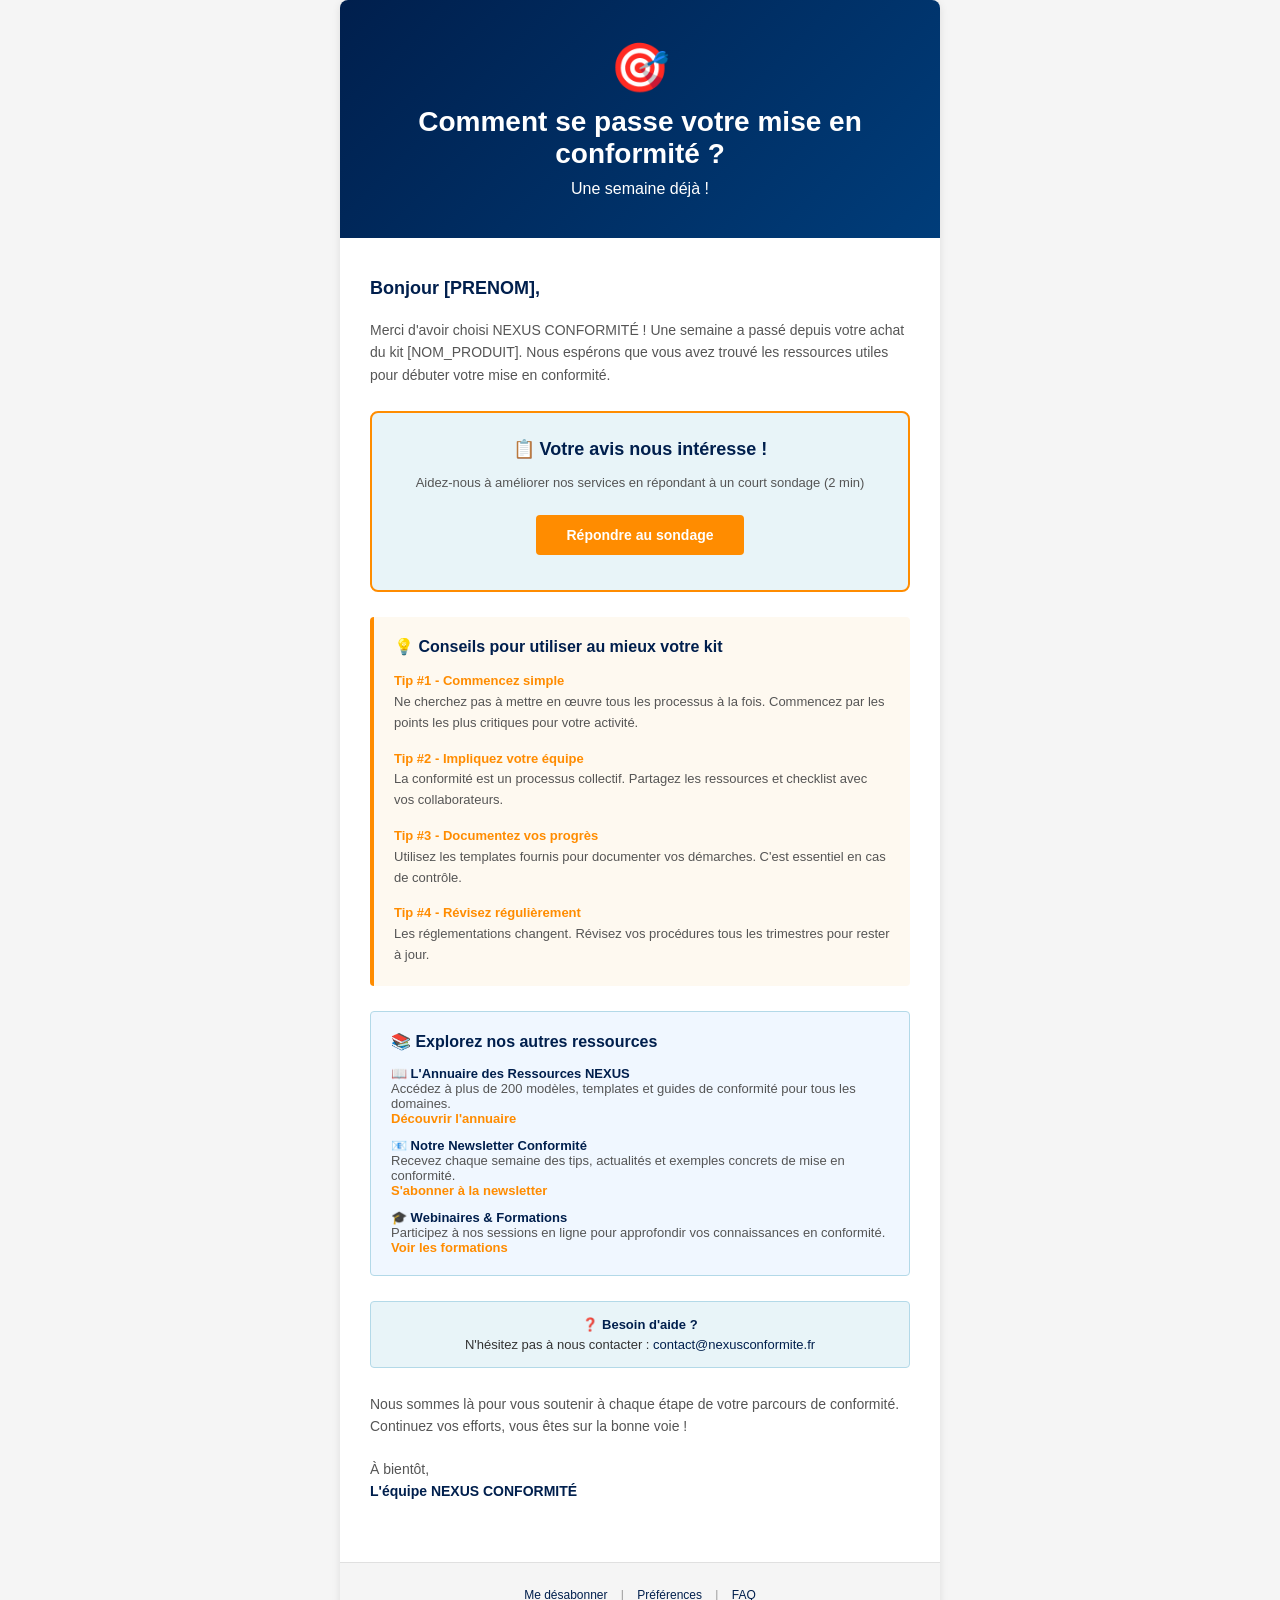
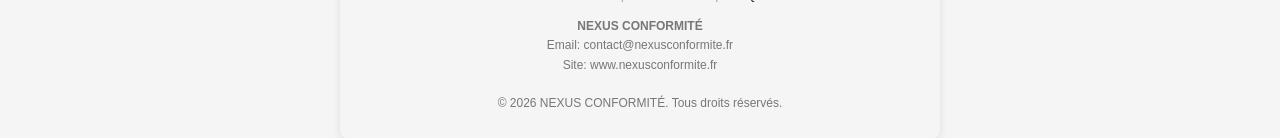
<file: nexus-conformite/NEXUS-N8N/email-templates/EMAIL-Suivi-J7.html>
<!DOCTYPE html>
<html lang="fr">
<head>
    <meta charset="UTF-8">
    <meta name="viewport" content="width=device-width, initial-scale=1.0">
    <title>Comment se passe votre mise en conformité ?</title>
    <style>
        * {
            margin: 0;
            padding: 0;
        }
        body {
            font-family: 'Segoe UI', Tahoma, Geneva, Verdana, sans-serif;
            background-color: #f5f5f5;
            color: #333;
        }
        .container {
            max-width: 600px;
            margin: 0 auto;
            background-color: #ffffff;
            border-radius: 8px;
            box-shadow: 0 2px 8px rgba(0, 0, 0, 0.1);
            overflow: hidden;
        }
        .header {
            background: linear-gradient(135deg, #001f4d 0%, #003d7a 100%);
            color: white;
            padding: 40px 20px;
            text-align: center;
        }
        .header h1 {
            font-size: 28px;
            margin-bottom: 10px;
            font-weight: bold;
        }
        .header-icon {
            font-size: 48px;
            margin-bottom: 10px;
        }
        .content {
            padding: 40px 30px;
        }
        .greeting {
            font-size: 18px;
            color: #001f4d;
            margin-bottom: 20px;
            font-weight: bold;
        }
        .text-block {
            font-size: 14px;
            line-height: 1.6;
            color: #555;
            margin-bottom: 20px;
        }
        .tips-box {
            background-color: #fef9f0;
            border-left: 4px solid #ff8c00;
            padding: 20px;
            margin: 25px 0;
            border-radius: 4px;
        }
        .tips-box h3 {
            color: #001f4d;
            font-size: 16px;
            margin-bottom: 15px;
        }
        .tip-item {
            margin-bottom: 15px;
            font-size: 13px;
            color: #555;
            line-height: 1.6;
        }
        .tip-item strong {
            color: #ff8c00;
        }
        .survey-box {
            background-color: #e8f4f8;
            border: 2px solid #ff8c00;
            padding: 25px;
            border-radius: 8px;
            margin: 25px 0;
            text-align: center;
        }
        .survey-box h3 {
            color: #001f4d;
            font-size: 18px;
            margin-bottom: 15px;
        }
        .cta-button {
            display: inline-block;
            background-color: #ff8c00;
            color: white;
            padding: 12px 30px;
            text-decoration: none;
            border-radius: 4px;
            font-weight: bold;
            font-size: 14px;
            margin: 10px 0;
        }
        .cta-button:hover {
            background-color: #e67e00;
        }
        .upsell-section {
            background-color: #f0f7ff;
            border: 1px solid #b3d9e8;
            padding: 20px;
            border-radius: 4px;
            margin: 25px 0;
        }
        .upsell-section h3 {
            color: #001f4d;
            font-size: 16px;
            margin-bottom: 15px;
        }
        .upsell-item {
            margin-bottom: 12px;
            font-size: 13px;
            color: #555;
        }
        .upsell-item strong {
            color: #001f4d;
        }
        .support {
            background-color: #e8f4f8;
            border: 1px solid #b3d9e8;
            padding: 15px;
            border-radius: 4px;
            margin: 25px 0;
            font-size: 13px;
            text-align: center;
        }
        .support strong {
            color: #001f4d;
            display: block;
            margin-bottom: 5px;
        }
        .footer {
            background-color: #f5f5f5;
            padding: 25px 30px;
            font-size: 12px;
            color: #999;
            text-align: center;
            border-top: 1px solid #e0e0e0;
        }
        .footer-links {
            margin-bottom: 15px;
        }
        .footer-links a {
            color: #001f4d;
            text-decoration: none;
            margin: 0 10px;
        }
        .footer-links a:hover {
            text-decoration: underline;
        }
        .company-info {
            margin-top: 15px;
            line-height: 1.6;
            color: #777;
        }
    </style>
</head>
<body>
    <table class="container" cellpadding="0" cellspacing="0" border="0" style="max-width: 600px; margin: 0 auto; background-color: #ffffff; border-radius: 8px; box-shadow: 0 2px 8px rgba(0, 0, 0, 0.1); overflow: hidden;">
        <!-- HEADER -->
        <tr>
            <td class="header" style="background: linear-gradient(135deg, #001f4d 0%, #003d7a 100%); color: white; padding: 40px 20px; text-align: center;">
                <div style="font-size: 48px; margin-bottom: 10px;">🎯</div>
                <h1 style="font-size: 28px; margin-bottom: 10px; font-weight: bold; color: white;">Comment se passe votre mise en conformité ?</h1>
                <p style="margin: 0; font-size: 16px;">Une semaine déjà !</p>
            </td>
        </tr>

        <!-- CONTENT -->
        <tr>
            <td style="padding: 40px 30px;">
                <p class="greeting" style="font-size: 18px; color: #001f4d; margin-bottom: 20px; font-weight: bold;">Bonjour [PRENOM],</p>

                <p class="text-block" style="font-size: 14px; line-height: 1.6; color: #555; margin-bottom: 20px;">
                    Merci d'avoir choisi NEXUS CONFORMITÉ ! Une semaine a passé depuis votre achat du kit [NOM_PRODUIT].
                    Nous espérons que vous avez trouvé les ressources utiles pour débuter votre mise en conformité.
                </p>

                <!-- SATISFACTION SURVEY -->
                <table cellpadding="0" cellspacing="0" border="0" style="width: 100%; background-color: #e8f4f8; border: 2px solid #ff8c00; padding: 25px; border-radius: 8px; margin: 25px 0; text-align: center;">
                    <tr>
                        <td>
                            <h3 style="color: #001f4d; font-size: 18px; margin-bottom: 15px;">📋 Votre avis nous intéresse !</h3>
                            <p style="font-size: 13px; color: #555; margin-bottom: 15px;">Aidez-nous à améliorer nos services en répondant à un court sondage (2 min)</p>
                            <a href="[LIEN_SONDAGE]" style="display: inline-block; background-color: #ff8c00; color: white; padding: 12px 30px; text-decoration: none; border-radius: 4px; font-weight: bold; font-size: 14px; margin: 10px 0;">Répondre au sondage</a>
                        </td>
                    </tr>
                </table>

                <!-- TIPS SECTION -->
                <table cellpadding="0" cellspacing="0" border="0" style="width: 100%; background-color: #fef9f0; border-left: 4px solid #ff8c00; padding: 20px; margin: 25px 0; border-radius: 4px;">
                    <tr>
                        <td>
                            <h3 style="color: #001f4d; font-size: 16px; margin-bottom: 15px;">💡 Conseils pour utiliser au mieux votre kit</h3>

                            <div style="margin-bottom: 15px; font-size: 13px; color: #555; line-height: 1.6;">
                                <strong style="color: #ff8c00;">Tip #1 - Commencez simple</strong><br>
                                Ne cherchez pas à mettre en œuvre tous les processus à la fois. Commencez par les points les plus critiques pour votre activité.
                            </div>

                            <div style="margin-bottom: 15px; font-size: 13px; color: #555; line-height: 1.6;">
                                <strong style="color: #ff8c00;">Tip #2 - Impliquez votre équipe</strong><br>
                                La conformité est un processus collectif. Partagez les ressources et checklist avec vos collaborateurs.
                            </div>

                            <div style="margin-bottom: 15px; font-size: 13px; color: #555; line-height: 1.6;">
                                <strong style="color: #ff8c00;">Tip #3 - Documentez vos progrès</strong><br>
                                Utilisez les templates fournis pour documenter vos démarches. C'est essentiel en cas de contrôle.
                            </div>

                            <div style="font-size: 13px; color: #555; line-height: 1.6;">
                                <strong style="color: #ff8c00;">Tip #4 - Révisez régulièrement</strong><br>
                                Les réglementations changent. Révisez vos procédures tous les trimestres pour rester à jour.
                            </div>
                        </td>
                    </tr>
                </table>

                <!-- UPSELL SECTION -->
                <table cellpadding="0" cellspacing="0" border="0" style="width: 100%; background-color: #f0f7ff; border: 1px solid #b3d9e8; padding: 20px; border-radius: 4px; margin: 25px 0;">
                    <tr>
                        <td>
                            <h3 style="color: #001f4d; font-size: 16px; margin-bottom: 15px;">📚 Explorez nos autres ressources</h3>

                            <div style="margin-bottom: 12px; font-size: 13px; color: #555;">
                                <strong style="color: #001f4d;">📖 L'Annuaire des Ressources NEXUS</strong><br>
                                Accédez à plus de 200 modèles, templates et guides de conformité pour tous les domaines.
                                <br><a href="[LIEN_ANNUAIRE]" style="color: #ff8c00; font-weight: bold; text-decoration: none;">Découvrir l'annuaire</a>
                            </div>

                            <div style="margin-bottom: 12px; font-size: 13px; color: #555;">
                                <strong style="color: #001f4d;">📧 Notre Newsletter Conformité</strong><br>
                                Recevez chaque semaine des tips, actualités et exemples concrets de mise en conformité.
                                <br><a href="[LIEN_NEWSLETTER]" style="color: #ff8c00; font-weight: bold; text-decoration: none;">S'abonner à la newsletter</a>
                            </div>

                            <div style="font-size: 13px; color: #555;">
                                <strong style="color: #001f4d;">🎓 Webinaires & Formations</strong><br>
                                Participez à nos sessions en ligne pour approfondir vos connaissances en conformité.
                                <br><a href="[LIEN_WEBINAIRES]" style="color: #ff8c00; font-weight: bold; text-decoration: none;">Voir les formations</a>
                            </div>
                        </td>
                    </tr>
                </table>

                <!-- SUPPORT -->
                <table cellpadding="0" cellspacing="0" border="0" style="width: 100%; background-color: #e8f4f8; border: 1px solid #b3d9e8; padding: 15px; border-radius: 4px; margin: 25px 0; font-size: 13px; text-align: center;">
                    <tr>
                        <td>
                            <strong style="color: #001f4d; display: block; margin-bottom: 5px;">❓ Besoin d'aide ?</strong>
                            N'hésitez pas à nous contacter : <a href="mailto:contact@nexusconformite.fr" style="color: #001f4d; text-decoration: none;">contact@nexusconformite.fr</a>
                        </td>
                    </tr>
                </table>

                <p class="text-block" style="font-size: 14px; line-height: 1.6; color: #555; margin-bottom: 20px;">
                    Nous sommes là pour vous soutenir à chaque étape de votre parcours de conformité. Continuez vos efforts,
                    vous êtes sur la bonne voie !
                </p>

                <p class="text-block" style="font-size: 14px; line-height: 1.6; color: #555; margin-bottom: 20px;">
                    À bientôt,<br>
                    <strong style="color: #001f4d;">L'équipe NEXUS CONFORMITÉ</strong>
                </p>
            </td>
        </tr>

        <!-- FOOTER -->
        <tr>
            <td class="footer" style="background-color: #f5f5f5; padding: 25px 30px; font-size: 12px; color: #999; text-align: center; border-top: 1px solid #e0e0e0;">
                <div class="footer-links" style="margin-bottom: 15px;">
                    <a href="[LIEN_DESABONNEMENT]" style="color: #001f4d; text-decoration: none; margin: 0 10px;">Me désabonner</a> |
                    <a href="[LIEN_PREFERENCES]" style="color: #001f4d; text-decoration: none; margin: 0 10px;">Préférences</a> |
                    <a href="[LIEN_FAQ]" style="color: #001f4d; text-decoration: none; margin: 0 10px;">FAQ</a>
                </div>
                <div class="company-info" style="margin-top: 15px; line-height: 1.6; color: #777;">
                    <strong>NEXUS CONFORMITÉ</strong><br>
                    Email: contact@nexusconformite.fr<br>
                    Site: www.nexusconformite.fr<br>
                    <br>
                    © 2026 NEXUS CONFORMITÉ. Tous droits réservés.
                </div>
            </td>
        </tr>
    </table>
</body>
</html>
</file>
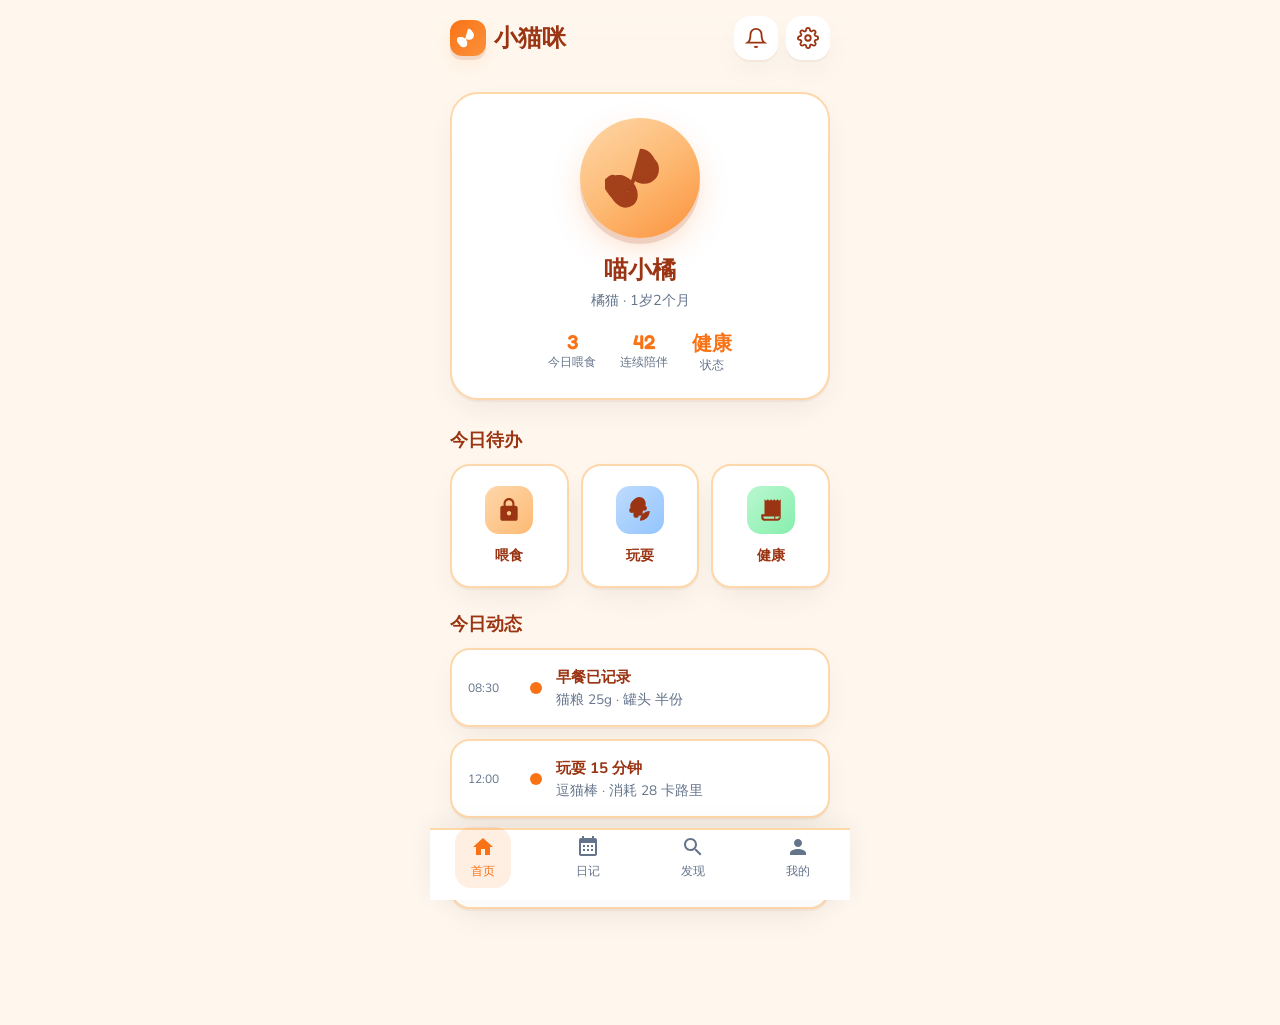
<file: outils-divers/ui-ux-pro-max-skill/preview/xiaomaomi-app.html>
<!DOCTYPE html>
<html lang="zh-CN">
<head>
  <meta charset="UTF-8">
  <meta name="viewport" content="width=device-width, initial-scale=1.0">
  <title>小猫咪 - 萌宠日常</title>
  <link rel="preconnect" href="https://fonts.googleapis.com">
  <link rel="preconnect" href="https://fonts.gstatic.com" crossorigin>
  <link href="https://fonts.googleapis.com/css2?family=Fredoka:wght@400;500;600;700&family=Nunito:wght@300;400;500;600;700&display=swap" rel="stylesheet">
  <style>
    :root {
      /* Pet Tech App 配色 - 来自 UI/UX Pro Max design system */
      --primary: #F97316;
      --primary-on: #0F172A;
      --secondary: #FB923C;
      --accent: #2563EB;
      --accent-on: #FFFFFF;
      --background: #FFF7ED;
      --foreground: #9A3412;
      --card: #FFFFFF;
      --card-foreground: #9A3412;
      --muted: #F1F0F0;
      --muted-foreground: #64748B;
      --border: #FED7AA;
      --destructive: #DC2626;
      --ring: #F97316;
      --radius-outer: 28px;
      --radius-card: 20px;
      --radius-btn: 16px;
      --shadow-clay: 0 4px 0 0 rgba(154, 52, 18, 0.12), 0 8px 24px -4px rgba(249, 115, 22, 0.15);
      --shadow-card: 0 2px 0 0 rgba(154, 52, 18, 0.06), 0 12px 32px -8px rgba(0,0,0,0.08);
    }

    * { box-sizing: border-box; margin: 0; padding: 0; }
    html { font-size: 16px; }
    body {
      font-family: 'Nunito', -apple-system, sans-serif;
      background: var(--background);
      color: var(--foreground);
      min-height: 100vh;
      padding-bottom: 80px;
      -webkit-font-smoothing: antialiased;
    }

    /* Header */
    .header {
      padding: 16px 20px 12px;
      display: flex;
      align-items: center;
      justify-content: space-between;
      background: linear-gradient(180deg, rgba(255,247,237,0.98) 0%, var(--background) 100%);
      position: sticky;
      top: 0;
      z-index: 10;
    }
    .logo {
      font-family: 'Fredoka', sans-serif;
      font-weight: 700;
      font-size: 1.5rem;
      color: var(--foreground);
      display: flex;
      align-items: center;
      gap: 8px;
    }
    .logo-icon {
      width: 36px;
      height: 36px;
      background: linear-gradient(135deg, var(--primary), var(--secondary));
      border-radius: 12px;
      display: flex;
      align-items: center;
      justify-content: center;
      box-shadow: var(--shadow-clay);
    }
    .logo-icon svg {
      width: 22px;
      height: 22px;
      fill: white;
    }
    .header-actions {
      display: flex;
      gap: 8px;
    }
    .icon-btn {
      width: 44px;
      height: 44px;
      border-radius: var(--radius-btn);
      border: none;
      background: var(--card);
      color: var(--foreground);
      cursor: pointer;
      display: flex;
      align-items: center;
      justify-content: center;
      box-shadow: var(--shadow-card);
      transition: transform 0.2s ease, box-shadow 0.2s ease;
    }
    .icon-btn:hover { transform: scale(0.96); }
    .icon-btn:focus-visible { outline: 2px solid var(--ring); outline-offset: 2px; }
    .icon-btn svg { width: 22px; height: 22px; }

    /* Hero - 主猫卡片 */
    .hero {
      padding: 20px;
      margin-bottom: 8px;
    }
    .hero-card {
      background: var(--card);
      border-radius: var(--radius-outer);
      padding: 24px;
      box-shadow: var(--shadow-card);
      border: 2px solid var(--border);
      text-align: center;
    }
    .cat-avatar {
      width: 120px;
      height: 120px;
      margin: 0 auto 16px;
      background: linear-gradient(145deg, #FED7AA 0%, #FDBA74 50%, #FB923C 100%);
      border-radius: 50%;
      display: flex;
      align-items: center;
      justify-content: center;
      box-shadow: 0 6px 0 0 rgba(154, 52, 18, 0.15), 0 12px 32px -4px rgba(249, 115, 22, 0.25);
    }
    .cat-avatar svg {
      width: 70px;
      height: 70px;
      fill: var(--foreground);
      opacity: 0.9;
    }
    .hero-card h1 {
      font-family: 'Fredoka', sans-serif;
      font-size: 1.5rem;
      color: var(--foreground);
      margin-bottom: 4px;
    }
    .hero-card .subtitle {
      font-size: 0.9rem;
      color: var(--muted-foreground);
      margin-bottom: 20px;
    }
    .stats-row {
      display: flex;
      justify-content: center;
      gap: 24px;
    }
    .stat {
      text-align: center;
    }
    .stat-value {
      font-family: 'Fredoka', sans-serif;
      font-weight: 600;
      font-size: 1.25rem;
      color: var(--primary);
    }
    .stat-label {
      font-size: 0.75rem;
      color: var(--muted-foreground);
    }

    /* 快捷操作区 */
    .section-title {
      font-family: 'Fredoka', sans-serif;
      font-size: 1.1rem;
      padding: 0 20px 12px;
      color: var(--foreground);
    }
    .quick-actions {
      padding: 0 20px 24px;
      display: grid;
      grid-template-columns: repeat(3, 1fr);
      gap: 12px;
    }
    .action-card {
      background: var(--card);
      border-radius: var(--radius-card);
      padding: 20px 12px;
      text-align: center;
      box-shadow: var(--shadow-card);
      border: 2px solid var(--border);
      cursor: pointer;
      transition: transform 0.2s ease, box-shadow 0.2s ease;
      text-decoration: none;
      color: inherit;
      display: block;
    }
    .action-card:hover {
      transform: translateY(-2px);
      box-shadow: 0 4px 0 0 rgba(154, 52, 18, 0.08), 0 16px 40px -8px rgba(0,0,0,0.12);
    }
    .action-card:focus-visible { outline: 2px solid var(--ring); outline-offset: 2px; }
    .action-icon {
      width: 48px;
      height: 48px;
      margin: 0 auto 10px;
      border-radius: 14px;
      display: flex;
      align-items: center;
      justify-content: center;
    }
    .action-card:nth-child(1) .action-icon { background: linear-gradient(135deg, #FED7AA, #FDBA74); }
    .action-card:nth-child(2) .action-icon { background: linear-gradient(135deg, #BFDBFE, #93C5FD); }
    .action-card:nth-child(3) .action-icon { background: linear-gradient(135deg, #BBF7D0, #86EFAC); }
    .action-icon svg { width: 26px; height: 26px; fill: var(--foreground); }
    .action-card span {
      font-size: 0.9rem;
      font-weight: 600;
      color: var(--foreground);
    }

    /* 今日动态 */
    .feed-section {
      padding: 0 20px 24px;
    }
    .feed-card {
      background: var(--card);
      border-radius: var(--radius-card);
      padding: 16px;
      margin-bottom: 12px;
      box-shadow: var(--shadow-card);
      border: 2px solid var(--border);
      display: flex;
      align-items: center;
      gap: 14px;
    }
    .feed-time {
      font-size: 0.75rem;
      color: var(--muted-foreground);
      min-width: 48px;
    }
    .feed-dot {
      width: 12px;
      height: 12px;
      border-radius: 50%;
      background: var(--primary);
      flex-shrink: 0;
    }
    .feed-content {
      flex: 1;
    }
    .feed-content strong {
      font-size: 0.95rem;
      color: var(--foreground);
    }
    .feed-content p {
      font-size: 0.85rem;
      color: var(--muted-foreground);
      margin-top: 2px;
    }

    /* 底部导航 */
    .bottom-nav {
      position: fixed;
      bottom: 0;
      left: 0;
      right: 0;
      height: 72px;
      background: var(--card);
      border-top: 2px solid var(--border);
      display: flex;
      justify-content: space-around;
      align-items: center;
      padding: 8px 0 24px;
      box-shadow: 0 -4px 24px rgba(0,0,0,0.06);
    }
    .nav-item {
      display: flex;
      flex-direction: column;
      align-items: center;
      gap: 4px;
      color: var(--muted-foreground);
      text-decoration: none;
      font-size: 0.75rem;
      padding: 8px 16px;
      border-radius: var(--radius-btn);
      transition: color 0.2s, background 0.2s;
    }
    .nav-item:hover, .nav-item.active {
      color: var(--primary);
    }
    .nav-item.active {
      background: rgba(249, 115, 22, 0.12);
    }
    .nav-item svg {
      width: 24px;
      height: 24px;
      fill: currentColor;
    }

    /* 响应式 */
    @media (min-width: 768px) {
      body { max-width: 420px; margin: 0 auto; }
      .bottom-nav { max-width: 420px; left: 50%; transform: translateX(-50%); }
    }
  </style>
</head>
<body>
  <header class="header">
    <div class="logo">
      <div class="logo-icon" aria-hidden="true">
        <svg viewBox="0 0 24 24" xmlns="http://www.w3.org/2000/svg"><path d="M12 2c2.5 0 4 1.5 5 3.5 1 .9 1.5 2.1 1.5 3.5 0 2.8-2.2 5-5 5-1.2 0-2.3-.4-3.2-1-.1.4-.3.8-.5 1.2-.6 1.2-1.5 2.2-2.6 2.8-.3.2-.7.3-1 .5-.4.2-.8.4-1.2.5-.5.2-1 .3-1.5.3-1.7 0-3.2-1.4-3.5-3.1-.1-.5 0-1 .2-1.5.2-.4.5-.7.8-1 .4-.4.8-.7 1.2-1 .5-.3 1-.5 1.5-.6.6-.2 1.2-.2 1.8-.1.5.1 1 .3 1.5.5.4.2.8.4 1.2.7.3.2.6.5.9.8.2.2.4.4.6.7.2.2.3.5.5.7.2.3.3.6.5 1 .2.4.3.8.4 1.2.1.5.1 1 .1 1.5 0 .5-.1 1-.3 1.5-.2.5-.5.9-.8 1.3-.4.4-.9.7-1.4.9-.5.2-1 .4-1.6.4-.5 0-1-.1-1.5-.3-.4-.2-.8-.4-1.2-.7-.3-.2-.6-.5-.9-.8-.2-.2-.4-.5-.6-.7-.2-.3-.4-.5-.6-.8-.2-.2-.4-.5-.6-.7-.2-.2-.4-.5-.5-.7-.2-.2-.3-.5-.5-.7-.1-.2-.3-.4-.4-.6-.1-.2-.2-.4-.3-.6-.1-.2-.2-.4-.2-.6-.1-.2-.1-.4-.2-.6 0-.2-.1-.4-.1-.6 0-.2 0-.4.1-.6.1-.2.2-.4.3-.5.1-.2.3-.3.4-.5.2-.1.3-.3.5-.4.2-.1.3-.3.5-.4.2-.1.4-.2.6-.3.2-.1.4-.1.6-.2.2 0 .4 0 .6.1.2 0 .4.1.6.2.2.1.4.2.5.4.2.1.3.3.5.5.1.2.3.4.4.6.1.2.2.4.3.6.1.2.1.4.2.7.1.2 0 .5.1.7.1.2 0 .5 0 .7-.1.2-.1.5-.2.7-.4.2-.2.4-.4.6-.6.2-.2.3-.5.5-.7.1-.2.3-.5.4-.7.1-.2.2-.5.3-.7.1-.2.1-.5.2-.7 0-.2.1-.5.1-.7 0-.2 0-.5-.1-.7-.1-.2-.2-.4-.4-.6-.2-.2-.4-.3-.6-.5-.2-.1-.4-.2-.7-.3-.2-.1-.5-.1-.7-.1-.2 0-.5.1-.7.2-.2.1-.4.2-.6.4-.2.2-.3.4-.5.6-.1.2-.2.4-.3.6-.1.2-.1.4-.2.6 0 .2 0 .4.1.6.1.2.1.4.2.5.1.2.2.3.3.5.1.2.2.4.3.5.1.2.2.3.3.5.1.2.1.3.2.5.1.2.1.3.2.5.1.2.1.3.1.5 0 .2.1.4.1.5.1.2 0 .3.1.5.1.2.1.3.2.5.2.2.1.3.2.5.2.2.1.3.3.5.3.2.1.3.3.5.3.2.1.3.3.5.3.2.1.3.3.5.3z"/></svg>
      </div>
      小猫咪
    </div>
    <div class="header-actions">
      <button type="button" class="icon-btn" aria-label="通知">
        <svg viewBox="0 0 24 24" fill="none" stroke="currentColor" stroke-width="2"><path d="M18 8A6 6 0 0 0 6 8c0 7-3 9-3 9h18s-3-2-3-9"/><path d="M13.73 21a2 2 0 0 1-3.46 0"/></svg>
      </button>
      <button type="button" class="icon-btn" aria-label="设置">
        <svg viewBox="0 0 24 24" fill="none" stroke="currentColor" stroke-width="2"><circle cx="12" cy="12" r="3"/><path d="M19.4 15a1.65 1.65 0 0 0 .33 1.82l.06.06a2 2 0 0 1 0 2.83 2 2 0 0 1-2.83 0l-.06-.06a1.65 1.65 0 0 0-1.82-.33 1.65 1.65 0 0 0-1 1.51V21a2 2 0 0 1-2 2 2 2 0 0 1-2-2v-.09A1.65 1.65 0 0 0 9 19.4a1.65 1.65 0 0 0-1.82.33l-.06.06a2 2 0 0 1-2.83 0 2 2 0 0 1 0-2.83l.06-.06a1.65 1.65 0 0 0 .33-1.82 1.65 1.65 0 0 0-1.51-1H3a2 2 0 0 1-2-2 2 2 0 0 1 2-2h.09A1.65 1.65 0 0 0 4.6 9a1.65 1.65 0 0 0-.33-1.82l-.06-.06a2 2 0 0 1 0-2.83 2 2 0 0 1 2.83 0l.06.06a1.65 1.65 0 0 0 1.82.33H9a1.65 1.65 0 0 0 1-1.51V3a2 2 0 0 1 2-2 2 2 0 0 1 2 2v.09a1.65 1.65 0 0 0 1 1.51 1.65 1.65 0 0 0 1.82-.33l.06-.06a2 2 0 0 1 2.83 0 2 2 0 0 1 0 2.83l-.06.06a1.65 1.65 0 0 0-.33 1.82V9a1.65 1.65 0 0 0 1.51 1H21a2 2 0 0 1 2 2 2 2 0 0 1-2 2h-.09a1.65 1.65 0 0 0-1.51 1z"/></svg>
      </button>
    </div>
  </header>

  <main>
    <section class="hero">
      <div class="hero-card">
        <div class="cat-avatar" role="img" aria-label="猫咪头像">
          <svg viewBox="0 0 24 24" xmlns="http://www.w3.org/2000/svg"><path d="M12 2c2.5 0 4 1.5 5 3.5 1 .9 1.5 2.1 1.5 3.5 0 2.8-2.2 5-5 5-1.2 0-2.3-.4-3.2-1-.1.4-.3.8-.5 1.2-.6 1.2-1.5 2.2-2.6 2.8-.3.2-.7.3-1 .5-.4.2-.8.4-1.2.5-.5.2-1 .3-1.5.3-1.7 0-3.2-1.4-3.5-3.1-.1-.5 0-1 .2-1.5.2-.4.5-.7.8-1 .4-.4.8-.7 1.2-1 .5-.3 1-.5 1.5-.6.6-.2 1.2-.2 1.8-.1.5.1 1 .3 1.5.5.4.2.8.4 1.2.7.3.2.6.5.9.8.2.2.4.4.6.7.2.2.3.5.5.7.2.3.3.6.5 1 .2.4.3.8.4 1.2.1.5.1 1 .1 1.5 0 .5-.1 1-.3 1.5-.2.5-.5.9-.8 1.3-.4.4-.9.7-1.4.9-.5.2-1 .4-1.6.4-.5 0-1-.1-1.5-.3-.4-.2-.8-.4-1.2-.7-.3-.2-.6-.5-.9-.8-.2-.2-.4-.5-.6-.7-.2-.3-.4-.5-.6-.8-.2-.2-.4-.5-.6-.7-.2-.2-.4-.5-.5-.7-.2-.2-.3-.5-.5-.7-.1-.2-.3-.4-.4-.6-.1-.2-.2-.4-.3-.6-.1-.2-.2-.4-.2-.6-.1-.2-.1-.4-.2-.6 0-.2-.1-.4-.1-.6 0-.2 0-.4.1-.6.1-.2.2-.4.3-.5.1-.2.3-.3.4-.5.2-.1.3-.3.5-.4.2-.1.3-.3.5-.4.2-.1.4-.2.6-.3.2-.1.4-.1.6-.2.2 0 .4 0 .6.1.2 0 .4.1.6.2.2.1.4.2.5.4.2.1.3.3.5.5.1.2.3.4.4.6.1.2.2.4.3.6.1.2.1.4.2.7.1.2 0 .5.1.7.1.2 0 .5 0 .7-.1.2-.1.5-.2.7-.4.2-.2.4-.4.6-.6.2-.2.3-.5.5-.7.1-.2.3-.5.4-.7.1-.2.2-.5.3-.7.1-.2.1-.5.2-.7 0-.2.1-.5.1-.7 0-.2 0-.5-.1-.7-.1-.2-.2-.4-.4-.6-.2-.2-.4-.3-.6-.5-.2-.1-.4-.2-.7-.3-.2-.1-.5-.1-.7-.1-.2 0-.5.1-.7.2-.2.1-.4.2-.6.4-.2.2-.3.4-.5.6-.1.2-.2.4-.3.6-.1.2-.1.4-.2.6 0 .2 0 .4.1.6.1.2.1.4.2.5.1.2.2.3.3.5.1.2.2.4.3.5.1.2.2.3.3.5.1.2.1.3.2.5.1.2.1.3.2.5.1.2.1.3.1.5 0 .2.1.4.1.5.1.2 0 .3.1.5.1.2.1.3.2.5.2.2.1.3.2.5.2.2.1.3.3.5.3.2.1.3.3.5.3.2.1.3.3.5.3.2.1.3.3.5.3z"/></svg>
        </div>
        <h1>喵小橘</h1>
        <p class="subtitle">橘猫 · 1岁2个月</p>
        <div class="stats-row">
          <div class="stat">
            <div class="stat-value">3</div>
            <div class="stat-label">今日喂食</div>
          </div>
          <div class="stat">
            <div class="stat-value">42</div>
            <div class="stat-label">连续陪伴</div>
          </div>
          <div class="stat">
            <div class="stat-value">健康</div>
            <div class="stat-label">状态</div>
          </div>
        </div>
      </div>
    </section>

    <h2 class="section-title">今日待办</h2>
    <div class="quick-actions">
      <a href="#" class="action-card">
        <div class="action-icon">
          <svg viewBox="0 0 24 24" xmlns="http://www.w3.org/2000/svg"><path d="M18 8h-1V6c0-2.76-2.24-5-5-5S7 3.24 7 6v2H6c-1.1 0-2 .9-2 2v10c0 1.1.9 2 2 2h12c1.1 0 2-.9 2-2V10c0-1.1-.9-2-2-2zm-6 9c-1.1 0-2-.9-2-2s.9-2 2-2 2 .9 2 2-.9 2-2 2zm3.1-9H8.9V6c0-1.71 1.39-3.1 3.1-3.1 1.71 0 3.1 1.39 3.1 3.1v2z"/></svg>
        </div>
        <span>喂食</span>
      </a>
      <a href="#" class="action-card">
        <div class="action-icon">
          <svg viewBox="0 0 24 24" xmlns="http://www.w3.org/2000/svg"><path d="M12 22c4.97 0 9-4.03 9-9-4.97 0-9 4.03-9 9zM5.6 10.25c0 1.38 1.12 2.5 2.5 2.5.53 0 1.01-.16 1.42-.44l-.02 2.44c0 1.38 1.12 2.5 2.5 2.5s2.5-1.12 2.5-2.5l-.02-2.44c.4.28.89.44 1.42.44 1.38 0 2.5-1.12 2.5-2.5 0-1-.6-1.86-1.44-2.28.19-.59.31-1.23.31-1.91 0-3.31-2.69-6-6-6S3 4.69 3 8c0 .68.12 1.32.31 1.91C2.6 10.39 2 11.25 2 12.25 2 13.63 3.12 14.75 4.5 14.75c.53 0 1.01-.16 1.42-.44l.02 2.44c0 1.38 1.12 2.5 2.5 2.5s2.5-1.12 2.5-2.5l.02-2.44c.4.28.89.44 1.42.44 1.38 0 2.5-1.12 2.5-2.5 0-1-.6-1.86-1.44-2.28.19-.59.31-1.23.31-1.91 0-3.31-2.69-6-6-6z"/></svg>
        </div>
        <span>玩耍</span>
      </a>
      <a href="#" class="action-card">
        <div class="action-icon">
          <svg viewBox="0 0 24 24" xmlns="http://www.w3.org/2000/svg"><path d="M19.5 3.5L18 2l-1.5 1.5L15 2l-1.5 1.5L12 2l-1.5 1.5L9 2 7.5 3.5 6 2v14H3v3c0 1.66 1.34 3 3 3h12c1.66 0 3-1.34 3-3V2l-1.5 1.5zM15 20H6c-.55 0-1-.45-1-1v-1h10v2zm4-1c0 .55-.45 1-1 1h-2v-2h4v1z"/></svg>
        </div>
        <span>健康</span>
      </a>
    </div>

    <h2 class="section-title">今日动态</h2>
    <section class="feed-section">
      <div class="feed-card">
        <span class="feed-time">08:30</span>
        <span class="feed-dot"></span>
        <div class="feed-content">
          <strong>早餐已记录</strong>
          <p>猫粮 25g · 罐头 半份</p>
        </div>
      </div>
      <div class="feed-card">
        <span class="feed-time">12:00</span>
        <span class="feed-dot"></span>
        <div class="feed-content">
          <strong>玩耍 15 分钟</strong>
          <p>逗猫棒 · 消耗 28 卡路里</p>
        </div>
      </div>
      <div class="feed-card">
        <span class="feed-time">18:00</span>
        <span class="feed-dot"></span>
        <div class="feed-content">
          <strong>晚餐待喂</strong>
          <p>点击记录今日晚餐</p>
        </div>
      </div>
    </section>
  </main>

  <nav class="bottom-nav" aria-label="主导航">
    <a href="#" class="nav-item active" aria-current="page">
      <svg viewBox="0 0 24 24"><path d="M10 20v-6h4v6h5v-8h3L12 3 2 12h3v8z"/></svg>
      首页
    </a>
    <a href="#" class="nav-item">
      <svg viewBox="0 0 24 24"><path d="M19 3h-1V1h-2v2H8V1H6v2H5c-1.11 0-1.99.9-1.99 2L3 19c0 1.1.89 2 2 2h14c1.1 0 2-.9 2-2V5c0-1.1-.9-2-2-2zm0 16H5V8h14v11zM9 10H7v2h2v-2zm4 0h-2v2h2v-2zm4 0h-2v2h2v-2zm-8 4H7v2h2v-2zm4 0h-2v2h2v-2zm4 0h-2v2h2v-2z"/></svg>
      日记
    </a>
    <a href="#" class="nav-item">
      <svg viewBox="0 0 24 24"><path d="M15.5 14h-.79l-.28-.27C15.41 12.59 16 11.11 16 9.5 16 5.91 13.09 3 9.5 3S3 5.91 3 9.5 5.91 16 9.5 16c1.61 0 3.09-.59 4.23-1.57l.27.28v.79l5 4.99L20.49 19l-4.99-5zm-6 0C7.01 14 5 11.99 5 9.5S7.01 5 9.5 5 14 7.01 14 9.5 11.99 14 9.5 14z"/></svg>
      发现
    </a>
    <a href="#" class="nav-item">
      <svg viewBox="0 0 24 24"><path d="M12 12c2.21 0 4-1.79 4-4s-1.79-4-4-4-4 1.79-4 4 1.79 4 4 4zm0 2c-2.67 0-8 1.34-8 4v2h16v-2c0-2.66-5.33-4-8-4z"/></svg>
      我的
    </a>
  </nav>
</body>
</html>
</file>
<file: trp-site-ami/styles.css>
/** @format */

*,
::before,
::after {
  margin: 0;
  padding: 0;
  box-sizing: border-box;
}
hr {
  border: none;
  border-top: 13px double #37373fd2;
  color: #cacacc18;
  overflow: visible;
  text-align: center;
  height: 15px;
}
body {
  min-height: 100vh;
  width: 100vw;
  overflow-x: hidden;
  color: #fefeff;
  background-color: #020204e3;
}
.navbar .nav-item .nav-link,
.dropdown-menu .dropdown-item {
  font-size: 22px;
  color: #cacacca6;
}
.navbar .nav-item .nav-link:hover,
.dropdown-menu .dropdown-item:hover,
.navbar .nav-item .nav-link.active,
.dropdown .dropdown-menu .dropdown-item.active {
  color: #514040;
}
.navbar button {
  background-color: #cacacc5f;
}
.navbar-toggler-icon {
  width: 25px;
  height: 25px;
}
.img-teacher {
  height: 700px;
  width: 100vw;
  object-fit: cover;
  filter: grayscale(150%);
  transition: filter 2s;
  transition: transform 0.3s;
  -webkit-transition: all 0.3s;
  -moz-transition: all 0.3s;
  -o-transition: all 0.3s;
  transition: all 0.3s;
}
.img-teacher:hover {
  transform: scaleX(-1);
  filter: grayscale(50%);
}
a {
  font-size: 28px;
}
h1 {
  font-style: italic;
  font-weight: lighter;
  font-variant: small-caps;
}
h3 {
  font-weight: inherit;
}
.style-dance {
  overflow: hidden;
  border-radius: 0.6rem;
}
.danceImage {
  height: 675px;
  width: 100%;
  filter: grayscale(90%);
  object-fit: cover;
  transition: transform 0.5s;
}
.danceImage:hover {
  transform: scale(1.3, 1.3);
  filter: grayscale(0%);
}
#intro {
  max-height: 800px;
  object-fit: cover;
}
#contact {
  background-color: #cacacc18;
  font-size: large;
}
.teachername {
  color: rgba(154, 158, 239, 0.782);
}
.list-group-item {
  background-color: rgba(0, 0, 0, 0);
  color: #fefeff;
}
.back {
  background-color: rgb(102, 99, 99);
}
.back {
  background-color: #2522229b;
}
.horaire {
  color: rgb(195, 241, 11);
}
.tarif {
  color: yellow;
}
.dropdown-item:hover {
  background-color: #6b6464;
}
#photo-gallery .state-thumb {
  max-height: 250px;
  overflow: hidden;
}
.bg {
  background-color: #0c0c0c34;
  box-shadow: 12px 14px 18px 12px rgba(0, 0, 0, 0.2),
    12px 6px 20px 12px rgba(0, 0, 0, 0.19);
}
#photo-gallery .state-thumb img {
  width: 100%;
  transition: 0.5s;
}
#photo-gallery .photo-frame:hover img {
  transform: scale(1.3, 1.3);
}
#photo-gallery .photo-frame {
  padding: 5px;
  margin-bottom: 10px;
  transition: 0.3s;
  background-color: rgb(35, 34, 34);
}
#photo-gallery .photo-frame:hover {
  box-shadow: 0px 0px 15px 0px #f4f0f0c2;
  border-color: #e7e4e7;
}
footer {
  background-color: rgba(0, 0, 0, 0.754);
}
</file>
